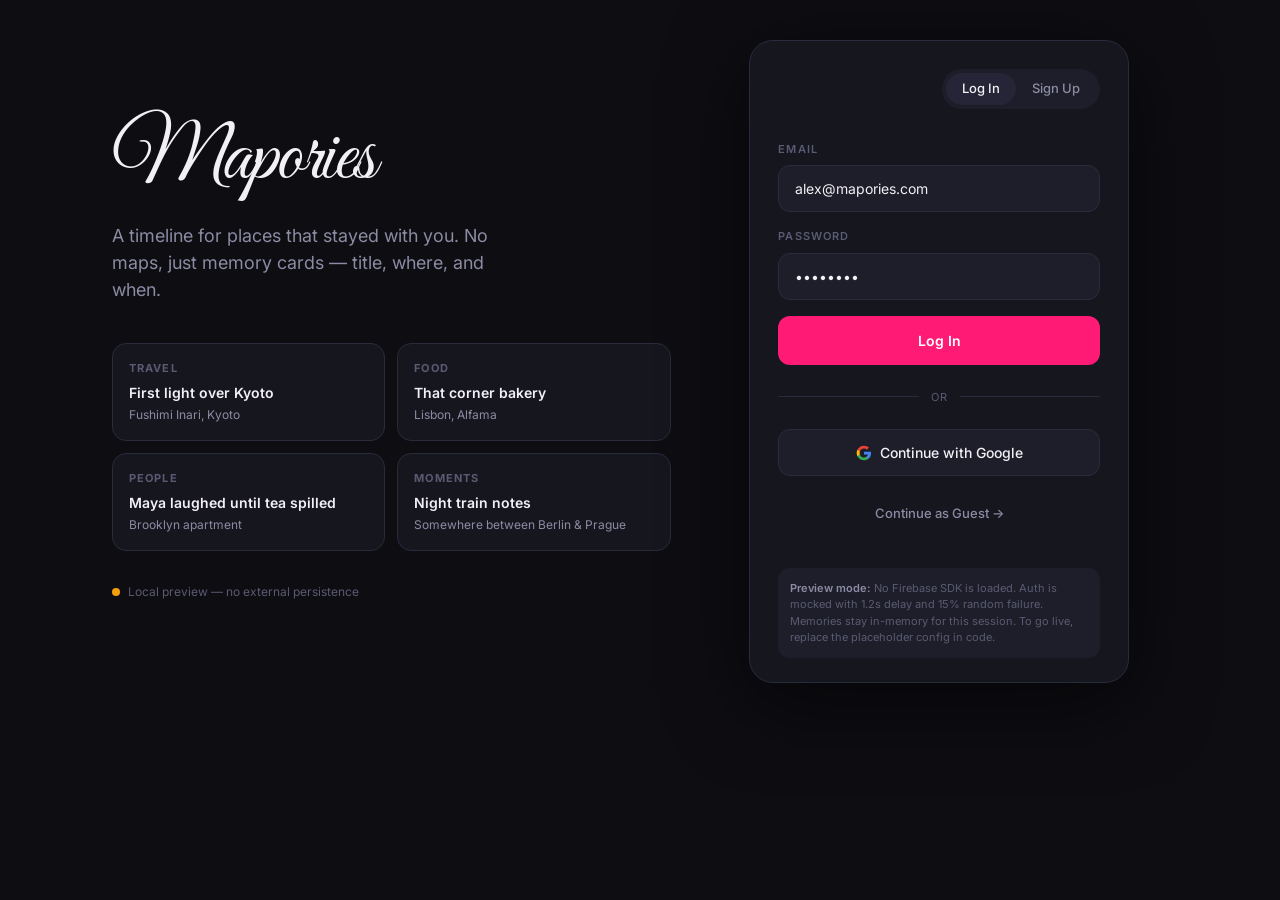
<file: index.html>
<!DOCTYPE html>
<html lang="en">
<head>
  <meta charset="UTF-8">
  <meta name="viewport" content="width=device-width, initial-scale=1">
  <title>React Artifact</title>
  <style>@import url("https://fonts.googleapis.com/css2?family=Great+Vibes&family=Inter:wght@400;500;600;700&display=swap");*,:after,:before{--tw-border-spacing-x:0;--tw-border-spacing-y:0;--tw-translate-x:0;--tw-translate-y:0;--tw-rotate:0;--tw-skew-x:0;--tw-skew-y:0;--tw-scale-x:1;--tw-scale-y:1;--tw-pan-x: ;--tw-pan-y: ;--tw-pinch-zoom: ;--tw-scroll-snap-strictness:proximity;--tw-gradient-from-position: ;--tw-gradient-via-position: ;--tw-gradient-to-position: ;--tw-ordinal: ;--tw-slashed-zero: ;--tw-numeric-figure: ;--tw-numeric-spacing: ;--tw-numeric-fraction: ;--tw-ring-inset: ;--tw-ring-offset-width:0px;--tw-ring-offset-color:#fff;--tw-ring-color:rgba(59,130,246,.5);--tw-ring-offset-shadow:0 0 #0000;--tw-ring-shadow:0 0 #0000;--tw-shadow:0 0 #0000;--tw-shadow-colored:0 0 #0000;--tw-blur: ;--tw-brightness: ;--tw-contrast: ;--tw-grayscale: ;--tw-hue-rotate: ;--tw-invert: ;--tw-saturate: ;--tw-sepia: ;--tw-drop-shadow: ;--tw-backdrop-blur: ;--tw-backdrop-brightness: ;--tw-backdrop-contrast: ;--tw-backdrop-grayscale: ;--tw-backdrop-hue-rotate: ;--tw-backdrop-invert: ;--tw-backdrop-opacity: ;--tw-backdrop-saturate: ;--tw-backdrop-sepia: ;--tw-contain-size: ;--tw-contain-layout: ;--tw-contain-paint: ;--tw-contain-style: }::backdrop{--tw-border-spacing-x:0;--tw-border-spacing-y:0;--tw-translate-x:0;--tw-translate-y:0;--tw-rotate:0;--tw-skew-x:0;--tw-skew-y:0;--tw-scale-x:1;--tw-scale-y:1;--tw-pan-x: ;--tw-pan-y: ;--tw-pinch-zoom: ;--tw-scroll-snap-strictness:proximity;--tw-gradient-from-position: ;--tw-gradient-via-position: ;--tw-gradient-to-position: ;--tw-ordinal: ;--tw-slashed-zero: ;--tw-numeric-figure: ;--tw-numeric-spacing: ;--tw-numeric-fraction: ;--tw-ring-inset: ;--tw-ring-offset-width:0px;--tw-ring-offset-color:#fff;--tw-ring-color:rgba(59,130,246,.5);--tw-ring-offset-shadow:0 0 #0000;--tw-ring-shadow:0 0 #0000;--tw-shadow:0 0 #0000;--tw-shadow-colored:0 0 #0000;--tw-blur: ;--tw-brightness: ;--tw-contrast: ;--tw-grayscale: ;--tw-hue-rotate: ;--tw-invert: ;--tw-saturate: ;--tw-sepia: ;--tw-drop-shadow: ;--tw-backdrop-blur: ;--tw-backdrop-brightness: ;--tw-backdrop-contrast: ;--tw-backdrop-grayscale: ;--tw-backdrop-hue-rotate: ;--tw-backdrop-invert: ;--tw-backdrop-opacity: ;--tw-backdrop-saturate: ;--tw-backdrop-sepia: ;--tw-contain-size: ;--tw-contain-layout: ;--tw-contain-paint: ;--tw-contain-style: }
/*! tailwindcss v3.4.18 | MIT License | https://tailwindcss.com*/*,:after,:before{box-sizing:border-box;border:0 solid #e5e7eb}:after,:before{--tw-content:""}:host,html{line-height:1.5;-webkit-text-size-adjust:100%;-moz-tab-size:4;-o-tab-size:4;tab-size:4;font-family:ui-sans-serif,system-ui,sans-serif,Apple Color Emoji,Segoe UI Emoji,Segoe UI Symbol,Noto Color Emoji;font-feature-settings:normal;font-variation-settings:normal;-webkit-tap-highlight-color:transparent}body{margin:0;line-height:inherit}hr{height:0;color:inherit;border-top-width:1px}abbr:where([title]){-webkit-text-decoration:underline dotted;text-decoration:underline dotted}h1,h2,h3,h4,h5,h6{font-size:inherit;font-weight:inherit}a{color:inherit;text-decoration:inherit}b,strong{font-weight:bolder}code,kbd,pre,samp{font-family:ui-monospace,SFMono-Regular,Menlo,Monaco,Consolas,Liberation Mono,Courier New,monospace;font-feature-settings:normal;font-variation-settings:normal;font-size:1em}small{font-size:80%}sub,sup{font-size:75%;line-height:0;position:relative;vertical-align:baseline}sub{bottom:-.25em}sup{top:-.5em}table{text-indent:0;border-color:inherit;border-collapse:collapse}button,input,optgroup,select,textarea{font-family:inherit;font-feature-settings:inherit;font-variation-settings:inherit;font-size:100%;font-weight:inherit;line-height:inherit;letter-spacing:inherit;color:inherit;margin:0;padding:0}button,select{text-transform:none}button,input:where([type=button]),input:where([type=reset]),input:where([type=submit]){-webkit-appearance:button;background-color:transparent;background-image:none}:-moz-focusring{outline:auto}:-moz-ui-invalid{box-shadow:none}progress{vertical-align:baseline}::-webkit-inner-spin-button,::-webkit-outer-spin-button{height:auto}[type=search]{-webkit-appearance:textfield;outline-offset:-2px}::-webkit-search-decoration{-webkit-appearance:none}::-webkit-file-upload-button{-webkit-appearance:button;font:inherit}summary{display:list-item}blockquote,dd,dl,figure,h1,h2,h3,h4,h5,h6,hr,p,pre{margin:0}fieldset{margin:0}fieldset,legend{padding:0}menu,ol,ul{list-style:none;margin:0;padding:0}dialog{padding:0}textarea{resize:vertical}input::-moz-placeholder,textarea::-moz-placeholder{opacity:1;color:#9ca3af}input::placeholder,textarea::placeholder{opacity:1;color:#9ca3af}[role=button],button{cursor:pointer}:disabled{cursor:default}audio,canvas,embed,iframe,img,object,svg,video{display:block;vertical-align:middle}img,video{max-width:100%;height:auto}[hidden]:where(:not([hidden=until-found])){display:none}.visible{visibility:visible}.fixed{position:fixed}.absolute{position:absolute}.relative{position:relative}.sticky{position:sticky}.inset-0{inset:0}.left-\[11px\]{left:11px}.top-0{top:0}.top-\[var\(--safe-area-inset-top\)\]{top:var(--safe-area-inset-top)}.z-20{z-index:20}.z-50{z-index:50}.mx-auto{margin-left:auto;margin-right:auto}.mb-2{margin-bottom:.5rem}.ml-auto{margin-left:auto}.mt-1{margin-top:.25rem}.mt-10{margin-top:2.5rem}.mt-12{margin-top:3rem}.mt-2{margin-top:.5rem}.mt-3{margin-top:.75rem}.mt-4{margin-top:1rem}.mt-6{margin-top:1.5rem}.mt-8{margin-top:2rem}.block{display:block}.flex{display:flex}.grid{display:grid}.hidden{display:none}.h-2{height:.5rem}.h-3{height:.75rem}.h-4{height:1rem}.h-6{height:1.5rem}.h-full{height:100%}.h-px{height:1px}.min-h-\[calc\(100vh-var\(--safe-area-inset-top\)\)\]{min-height:calc(100vh - var(--safe-area-inset-top))}.min-h-screen{min-height:100vh}.w-2{width:.5rem}.w-3{width:.75rem}.w-4{width:1rem}.w-6{width:1.5rem}.w-full{width:100%}.w-px{width:1px}.max-w-\[1120px\]{max-width:1120px}.max-w-\[36ch\]{max-width:36ch}.max-w-\[380px\]{max-width:380px}.max-w-\[480px\]{max-width:480px}.max-w-\[60ch\]{max-width:60ch}.flex-1{flex:1 1 0%}.shrink-0{flex-shrink:0}@keyframes pulse{50%{opacity:.5}}.animate-pulse{animation:pulse 2s cubic-bezier(.4,0,.6,1) infinite}@keyframes spin{to{transform:rotate(1turn)}}.animate-spin{animation:spin 1s linear infinite}.grid-cols-1{grid-template-columns:repeat(1,minmax(0,1fr))}.grid-cols-2{grid-template-columns:repeat(2,minmax(0,1fr))}.flex-col{flex-direction:column}.flex-wrap{flex-wrap:wrap}.items-start{align-items:flex-start}.items-end{align-items:flex-end}.items-center{align-items:center}.justify-center{justify-content:center}.justify-between{justify-content:space-between}.gap-1{gap:.25rem}.gap-1\.5{gap:.375rem}.gap-10{gap:2.5rem}.gap-2{gap:.5rem}.gap-3{gap:.75rem}.gap-4{gap:1rem}.space-y-4>:not([hidden])~:not([hidden]){--tw-space-y-reverse:0;margin-top:calc(1rem*(1 - var(--tw-space-y-reverse)));margin-bottom:calc(1rem*var(--tw-space-y-reverse))}.overflow-x-auto{overflow-x:auto}.rounded{border-radius:.25rem}.rounded-\[10px\]{border-radius:10px}.rounded-\[12px\]{border-radius:12px}.rounded-\[14px\]{border-radius:14px}.rounded-\[16px\]{border-radius:16px}.rounded-\[18px\]{border-radius:18px}.rounded-\[24px\]{border-radius:24px}.rounded-full{border-radius:9999px}.rounded-t-\[24px\]{border-top-left-radius:24px;border-top-right-radius:24px}.border{border-width:1px}.border-2{border-width:2px}.border-b{border-bottom-width:1px}.border-dashed{border-style:dashed}.border-\[rgba\(255\2c 26\2c 117\2c 0\.2\)\]{border-color:rgba(255,26,117,.2)}.border-\[rgba\(255\2c 80\2c 80\2c 0\.2\)\]{border-color:rgba(255,80,80,.2)}.border-\[var\(--border\)\]{border-color:var(--border)}.border-\[var\(--pink\)\]{border-color:var(--pink)}.border-white\/30{border-color:hsla(0,0%,100%,.3)}.border-t-\[var\(--pink\)\]{border-top-color:var(--pink)}.border-t-white{--tw-border-opacity:1;border-top-color:rgb(255 255 255/var(--tw-border-opacity,1))}.bg-\[\#0a0a10\]{--tw-bg-opacity:1;background-color:rgb(10 10 16/var(--tw-bg-opacity,1))}.bg-\[rgba\(255\2c 80\2c 80\2c 0\.1\)\]{background-color:rgba(255,80,80,.1)}.bg-\[var\(--amber\)\]{background-color:var(--amber)}.bg-\[var\(--bg\)\]{background-color:var(--bg)}.bg-\[var\(--border\)\]{background-color:var(--border)}.bg-\[var\(--pink-soft\)\]{background-color:var(--pink-soft)}.bg-\[var\(--surface\)\]{background-color:var(--surface)}.bg-\[var\(--surface-2\)\]{background-color:var(--surface-2)}.bg-\[var\(--surface-3\)\]{background-color:var(--surface-3)}.bg-\[var\(--text\)\]{background-color:var(--text)}.bg-\[var\(--text-faint\)\]{background-color:var(--text-faint)}.bg-black\/60{background-color:rgba(0,0,0,.6)}.bg-transparent{background-color:transparent}.bg-gradient-to-b{background-image:linear-gradient(to bottom,var(--tw-gradient-stops))}.from-\[var\(--border\)\]{--tw-gradient-from:var(--border) var(--tw-gradient-from-position);--tw-gradient-to:hsla(0,0%,100%,0) var(--tw-gradient-to-position);--tw-gradient-stops:var(--tw-gradient-from),var(--tw-gradient-to)}.via-\[var\(--border\)\]{--tw-gradient-to:hsla(0,0%,100%,0) var(--tw-gradient-to-position);--tw-gradient-stops:var(--tw-gradient-from),var(--border) var(--tw-gradient-via-position),var(--tw-gradient-to)}.to-transparent{--tw-gradient-to:transparent var(--tw-gradient-to-position)}.p-0{padding:0}.p-1{padding:.25rem}.p-12{padding:3rem}.p-2{padding:.5rem}.p-3{padding:.75rem}.p-4{padding:1rem}.p-5{padding:1.25rem}.p-6{padding:1.5rem}.px-2{padding-left:.5rem;padding-right:.5rem}.px-2\.5{padding-left:.625rem;padding-right:.625rem}.px-3{padding-left:.75rem;padding-right:.75rem}.px-4{padding-left:1rem;padding-right:1rem}.px-5{padding-left:1.25rem;padding-right:1.25rem}.px-6{padding-left:1.5rem;padding-right:1.5rem}.px-7{padding-left:1.75rem;padding-right:1.75rem}.py-1{padding-top:.25rem;padding-bottom:.25rem}.py-1\.5{padding-top:.375rem;padding-bottom:.375rem}.py-10{padding-top:2.5rem;padding-bottom:2.5rem}.py-2{padding-top:.5rem;padding-bottom:.5rem}.py-3{padding-top:.75rem;padding-bottom:.75rem}.py-3\.5{padding-top:.875rem;padding-bottom:.875rem}.py-4{padding-top:1rem;padding-bottom:1rem}.py-8{padding-top:2rem;padding-bottom:2rem}.pb-6{padding-bottom:1.5rem}.pt-2{padding-top:.5rem}.pt-6{padding-top:1.5rem}.pt-7{padding-top:1.75rem}.text-center{text-align:center}.font-mono{font-family:ui-monospace,SFMono-Regular,Menlo,Monaco,Consolas,Liberation Mono,Courier New,monospace}.text-\[10px\]{font-size:10px}.text-\[11px\]{font-size:11px}.text-\[12px\]{font-size:12px}.text-\[13px\]{font-size:13px}.text-\[14px\]{font-size:14px}.text-\[16px\]{font-size:16px}.text-\[18px\]{font-size:18px}.text-\[26px\]{font-size:26px}.text-\[28px\]{font-size:28px}.text-\[32px\]{font-size:32px}.text-\[84px\]{font-size:84px}.font-bold{font-weight:700}.font-medium{font-weight:500}.font-semibold{font-weight:600}.uppercase{text-transform:uppercase}.leading-\[0\.9\]{line-height:.9}.leading-\[1\.5\]{line-height:1.5}.leading-\[1\.6\]{line-height:1.6}.leading-none{line-height:1}.leading-tight{line-height:1.25}.tracking-tight{letter-spacing:-.025em}.tracking-widest{letter-spacing:.1em}.text-\[\#d7d7e3\]{--tw-text-opacity:1;color:rgb(215 215 227/var(--tw-text-opacity,1))}.text-\[\#ff8a8a\]{--tw-text-opacity:1;color:rgb(255 138 138/var(--tw-text-opacity,1))}.text-\[var\(--bg\)\]{color:var(--bg)}.text-\[var\(--pink\)\]{color:var(--pink)}.text-\[var\(--text\)\]{color:var(--text)}.text-\[var\(--text-faint\)\]{color:var(--text-faint)}.text-\[var\(--text-muted\)\]{color:var(--text-muted)}.text-white{--tw-text-opacity:1;color:rgb(255 255 255/var(--tw-text-opacity,1))}.antialiased{-webkit-font-smoothing:antialiased;-moz-osx-font-smoothing:grayscale}.shadow-\[0_0_8px_rgba\(245\2c 158\2c 11\2c 0\.6\)\]{--tw-shadow:0 0 8px rgba(245,158,11,.6);--tw-shadow-colored:0 0 8px var(--tw-shadow-color);box-shadow:var(--tw-ring-offset-shadow,0 0 #0000),var(--tw-ring-shadow,0 0 #0000),var(--tw-shadow)}.shadow-\[0_20px_80px_rgba\(0\2c 0\2c 0\2c 0\.5\)\]{--tw-shadow:0 20px 80px rgba(0,0,0,.5);--tw-shadow-colored:0 20px 80px var(--tw-shadow-color);box-shadow:var(--tw-ring-offset-shadow,0 0 #0000),var(--tw-ring-shadow,0 0 #0000),var(--tw-shadow)}.shadow-\[0_20px_80px_rgba\(0\2c 0\2c 0\2c 0\.6\)\]{--tw-shadow:0 20px 80px rgba(0,0,0,.6);--tw-shadow-colored:0 20px 80px var(--tw-shadow-color)}.shadow-\[0_20px_80px_rgba\(0\2c 0\2c 0\2c 0\.6\)\],.shadow-sm{box-shadow:var(--tw-ring-offset-shadow,0 0 #0000),var(--tw-ring-shadow,0 0 #0000),var(--tw-shadow)}.shadow-sm{--tw-shadow:0 1px 2px 0 rgba(0,0,0,.05);--tw-shadow-colored:0 1px 2px 0 var(--tw-shadow-color)}.outline-none{outline:2px solid transparent;outline-offset:2px}.filter{filter:var(--tw-blur) var(--tw-brightness) var(--tw-contrast) var(--tw-grayscale) var(--tw-hue-rotate) var(--tw-invert) var(--tw-saturate) var(--tw-sepia) var(--tw-drop-shadow)}.backdrop-blur-sm{--tw-backdrop-blur:blur(4px)}.backdrop-blur-sm,.backdrop-blur-xl{backdrop-filter:var(--tw-backdrop-blur) var(--tw-backdrop-brightness) var(--tw-backdrop-contrast) var(--tw-backdrop-grayscale) var(--tw-backdrop-hue-rotate) var(--tw-backdrop-invert) var(--tw-backdrop-opacity) var(--tw-backdrop-saturate) var(--tw-backdrop-sepia)}.backdrop-blur-xl{--tw-backdrop-blur:blur(24px)}.transition-all{transition-property:all;transition-timing-function:cubic-bezier(.4,0,.2,1);transition-duration:.15s}.transition-colors{transition-property:color,background-color,border-color,text-decoration-color,fill,stroke;transition-timing-function:cubic-bezier(.4,0,.2,1);transition-duration:.15s}.transition-opacity{transition-property:opacity;transition-timing-function:cubic-bezier(.4,0,.2,1);transition-duration:.15s}:root{--bg:#0d0d12;--surface:#16161f;--surface-2:#1e1e2a;--surface-3:#252537;--border:#2a2a3d;--text:#f2f0f5;--text-muted:#8b8ba3;--text-faint:#5a5a72;--pink:#ff1a75;--pink-hover:#e61669;--pink-soft:rgba(255,26,117,.12);--green:#22c55e;--amber:#f59e0b}@media (prefers-color-scheme:dark){:root{--bg:#0d0d12;--surface:#16161f;--surface-2:#1e1e2a}}*{font-family:Inter,system-ui,-apple-system,sans-serif}.font-display{font-family:Great Vibes,cursive}.hover\:border-\[\#3a3a4f\]:hover{--tw-border-opacity:1;border-color:rgb(58 58 79/var(--tw-border-opacity,1))}.hover\:bg-\[var\(--surface-2\)\]:hover{background-color:var(--surface-2)}.hover\:bg-\[var\(--surface-3\)\]:hover{background-color:var(--surface-3)}.hover\:text-\[var\(--text\)\]:hover{color:var(--text)}.hover\:opacity-90:hover{opacity:.9}.hover\:brightness-110:hover{--tw-brightness:brightness(1.1);filter:var(--tw-blur) var(--tw-brightness) var(--tw-contrast) var(--tw-grayscale) var(--tw-hue-rotate) var(--tw-invert) var(--tw-saturate) var(--tw-sepia) var(--tw-drop-shadow)}.focus\:border-\[var\(--pink\)\]:focus{border-color:var(--pink)}.focus\:ring-2:focus{--tw-ring-offset-shadow:var(--tw-ring-inset) 0 0 0 var(--tw-ring-offset-width) var(--tw-ring-offset-color);--tw-ring-shadow:var(--tw-ring-inset) 0 0 0 calc(2px + var(--tw-ring-offset-width)) var(--tw-ring-color);box-shadow:var(--tw-ring-offset-shadow),var(--tw-ring-shadow),var(--tw-shadow,0 0 #0000)}.focus\:ring-\[var\(--pink-soft\)\]:focus{--tw-ring-color:var(--pink-soft)}.disabled\:opacity-60:disabled{opacity:.6}.group:hover .group-hover\:bg-\[var\(--pink\)\]{background-color:var(--pink)}@media (min-width:768px){.md\:block{display:block}.md\:flex{display:flex}.md\:hidden{display:none}.md\:grid-cols-\[1\.1fr_0\.9fr\]{grid-template-columns:1.1fr .9fr}.md\:flex-row{flex-direction:row}.md\:items-center{align-items:center}.md\:justify-between{justify-content:space-between}.md\:rounded-\[24px\]{border-radius:24px}.md\:p-6{padding:1.5rem}.md\:px-8{padding-left:2rem;padding-right:2rem}}</style>
</head>
<body>
  <div id="root"></div>
  
  <script type="module">var Zc=Object.create;var{getPrototypeOf:Jc,defineProperty:Ol,getOwnPropertyNames:jc}=Object;var qc=Object.prototype.hasOwnProperty;var gn=(e,n,t)=>{t=e!=null?Zc(Jc(e)):{};let r=n||!e||!e.__esModule?Ol(t,"default",{value:e,enumerable:!0}):t;for(let l of jc(e))if(!qc.call(r,l))Ol(r,l,{get:()=>e[l],enumerable:!0});return r};var cr=(e,n)=>()=>(n||e((n={exports:{}}).exports,n),n.exports);var bc=(e,n)=>{for(var t in n)Ol(e,t,{get:n[t],enumerable:!0,configurable:!0,set:(r)=>n[t]=()=>r})};var ef=(e,n)=>()=>(e&&(n=e(e=0)),n);var mt=cr((yf)=>{var pt=Symbol.for("react.element"),nf=Symbol.for("react.portal"),tf=Symbol.for("react.fragment"),rf=Symbol.for("react.strict_mode"),lf=Symbol.for("react.profiler"),of=Symbol.for("react.provider"),uf=Symbol.for("react.context"),sf=Symbol.for("react.forward_ref"),af=Symbol.for("react.suspense"),cf=Symbol.for("react.memo"),ff=Symbol.for("react.lazy"),li=Symbol.iterator;function df(e){if(e===null||typeof e!=="object")return null;return e=li&&e[li]||e["@@iterator"],typeof e==="function"?e:null}var ii={isMounted:function(){return!1},enqueueForceUpdate:function(){},enqueueReplaceState:function(){},enqueueSetState:function(){}},si=Object.assign,ai={};function Fn(e,n,t){this.props=e,this.context=n,this.refs=ai,this.updater=t||ii}Fn.prototype.isReactComponent={};Fn.prototype.setState=function(e,n){if(typeof e!=="object"&&typeof e!=="function"&&e!=null)throw Error("setState(...): takes an object of state variables to update or a function which returns an object of state variables.");this.updater.enqueueSetState(this,e,n,"setState")};Fn.prototype.forceUpdate=function(e){this.updater.enqueueForceUpdate(this,e,"forceUpdate")};function ci(){}ci.prototype=Fn.prototype;function Ml(e,n,t){this.props=e,this.context=n,this.refs=ai,this.updater=t||ii}var Ul=Ml.prototype=new ci;Ul.constructor=Ml;si(Ul,Fn.prototype);Ul.isPureReactComponent=!0;var oi=Array.isArray,fi=Object.prototype.hasOwnProperty,Vl={current:null},di={key:!0,ref:!0,__self:!0,__source:!0};function pi(e,n,t){var r,l={},o=null,u=null;if(n!=null)for(r in n.ref!==void 0&&(u=n.ref),n.key!==void 0&&(o=""+n.key),n)fi.call(n,r)&&!di.hasOwnProperty(r)&&(l[r]=n[r]);var i=arguments.length-2;if(i===1)l.children=t;else if(1<i){for(var s=Array(i),f=0;f<i;f++)s[f]=arguments[f+2];l.children=s}if(e&&e.defaultProps)for(r in i=e.defaultProps,i)l[r]===void 0&&(l[r]=i[r]);return{$$typeof:pt,type:e,key:o,ref:u,props:l,_owner:Vl.current}}function pf(e,n){return{$$typeof:pt,type:e.type,key:n,ref:e.ref,props:e.props,_owner:e._owner}}function Bl(e){return typeof e==="object"&&e!==null&&e.$$typeof===pt}function mf(e){var n={"=":"=0",":":"=2"};return"$"+e.replace(/[=:]/g,function(t){return n[t]})}var ui=/\/+/g;function Fl(e,n){return typeof e==="object"&&e!==null&&e.key!=null?mf(""+e.key):n.toString(36)}function dr(e,n,t,r,l){var o=typeof e;if(o==="undefined"||o==="boolean")e=null;var u=!1;if(e===null)u=!0;else switch(o){case"string":case"number":u=!0;break;case"object":switch(e.$$typeof){case pt:case nf:u=!0}}if(u)return u=e,l=l(u),e=r===""?"."+Fl(u,0):r,oi(l)?(t="",e!=null&&(t=e.replace(ui,"$&/")+"/"),dr(l,n,t,"",function(f){return f})):l!=null&&(Bl(l)&&(l=pf(l,t+(!l.key||u&&u.key===l.key?"":(""+l.key).replace(ui,"$&/")+"/")+e)),n.push(l)),1;if(u=0,r=r===""?".":r+":",oi(e))for(var i=0;i<e.length;i++){o=e[i];var s=r+Fl(o,i);u+=dr(o,n,t,s,l)}else if(s=df(e),typeof s==="function")for(e=s.call(e),i=0;!(o=e.next()).done;)o=o.value,s=r+Fl(o,i++),u+=dr(o,n,t,s,l);else if(o==="object")throw n=String(e),Error("Objects are not valid as a React child (found: "+(n==="[object Object]"?"object with keys {"+Object.keys(e).join(", ")+"}":n)+"). If you meant to render a collection of children, use an array instead.");return u}function fr(e,n,t){if(e==null)return e;var r=[],l=0;return dr(e,r,"","",function(o){return n.call(t,o,l++)}),r}function vf(e){if(e._status===-1){var n=e._result;n=n(),n.then(function(t){if(e._status===0||e._status===-1)e._status=1,e._result=t},function(t){if(e._status===0||e._status===-1)e._status=2,e._result=t}),e._status===-1&&(e._status=0,e._result=n)}if(e._status===1)return e._result.default;throw e._result}var le={current:null},pr={transition:null},hf={ReactCurrentDispatcher:le,ReactCurrentBatchConfig:pr,ReactCurrentOwner:Vl};function mi(){throw Error("act(...) is not supported in production builds of React.")}yf.Children={map:fr,forEach:function(e,n,t){fr(e,function(){n.apply(this,arguments)},t)},count:function(e){var n=0;return fr(e,function(){n++}),n},toArray:function(e){return fr(e,function(n){return n})||[]},only:function(e){if(!Bl(e))throw Error("React.Children.only expected to receive a single React element child.");return e}};yf.Component=Fn;yf.Fragment=tf;yf.Profiler=lf;yf.PureComponent=Ml;yf.StrictMode=rf;yf.Suspense=af;yf.__SECRET_INTERNALS_DO_NOT_USE_OR_YOU_WILL_BE_FIRED=hf;yf.act=mi;yf.cloneElement=function(e,n,t){if(e===null||e===void 0)throw Error("React.cloneElement(...): The argument must be a React element, but you passed "+e+".");var r=si({},e.props),l=e.key,o=e.ref,u=e._owner;if(n!=null){if(n.ref!==void 0&&(o=n.ref,u=Vl.current),n.key!==void 0&&(l=""+n.key),e.type&&e.type.defaultProps)var i=e.type.defaultProps;for(s in n)fi.call(n,s)&&!di.hasOwnProperty(s)&&(r[s]=n[s]===void 0&&i!==void 0?i[s]:n[s])}var s=arguments.length-2;if(s===1)r.children=t;else if(1<s){i=Array(s);for(var f=0;f<s;f++)i[f]=arguments[f+2];r.children=i}return{$$typeof:pt,type:e.type,key:l,ref:o,props:r,_owner:u}};yf.createContext=function(e){return e={$$typeof:uf,_currentValue:e,_currentValue2:e,_threadCount:0,Provider:null,Consumer:null,_defaultValue:null,_globalName:null},e.Provider={$$typeof:of,_context:e},e.Consumer=e};yf.createElement=pi;yf.createFactory=function(e){var n=pi.bind(null,e);return n.type=e,n};yf.createRef=function(){return{current:null}};yf.forwardRef=function(e){return{$$typeof:sf,render:e}};yf.isValidElement=Bl;yf.lazy=function(e){return{$$typeof:ff,_payload:{_status:-1,_result:e},_init:vf}};yf.memo=function(e,n){return{$$typeof:cf,type:e,compare:n===void 0?null:n}};yf.startTransition=function(e){var n=pr.transition;pr.transition={};try{e()}finally{pr.transition=n}};yf.unstable_act=mi;yf.useCallback=function(e,n){return le.current.useCallback(e,n)};yf.useContext=function(e){return le.current.useContext(e)};yf.useDebugValue=function(){};yf.useDeferredValue=function(e){return le.current.useDeferredValue(e)};yf.useEffect=function(e,n){return le.current.useEffect(e,n)};yf.useId=function(){return le.current.useId()};yf.useImperativeHandle=function(e,n,t){return le.current.useImperativeHandle(e,n,t)};yf.useInsertionEffect=function(e,n){return le.current.useInsertionEffect(e,n)};yf.useLayoutEffect=function(e,n){return le.current.useLayoutEffect(e,n)};yf.useMemo=function(e,n){return le.current.useMemo(e,n)};yf.useReducer=function(e,n,t){return le.current.useReducer(e,n,t)};yf.useRef=function(e){return le.current.useRef(e)};yf.useState=function(e){return le.current.useState(e)};yf.useSyncExternalStore=function(e,n,t){return le.current.useSyncExternalStore(e,n,t)};yf.useTransition=function(){return le.current.useTransition()};yf.version="18.3.1"});var Si=cr((nd)=>{function $l(e,n){var t=e.length;e.push(n);e:for(;0<t;){var r=t-1>>>1,l=e[r];if(0<mr(l,n))e[r]=n,e[t]=l,t=r;else break e}}function Pe(e){return e.length===0?null:e[0]}function gr(e){if(e.length===0)return null;var n=e[0],t=e.pop();if(t!==n){e[0]=t;e:for(var r=0,l=e.length,o=l>>>1;r<o;){var u=2*(r+1)-1,i=e[u],s=u+1,f=e[s];if(0>mr(i,t))s<l&&0>mr(f,i)?(e[r]=f,e[s]=t,r=s):(e[r]=i,e[u]=t,r=u);else if(s<l&&0>mr(f,t))e[r]=f,e[s]=t,r=s;else break e}}return n}function mr(e,n){var t=e.sortIndex-n.sortIndex;return t!==0?t:e.id-n.id}if(typeof performance==="object"&&typeof performance.now==="function")Hl=performance,nd.unstable_now=function(){return Hl.now()};else vr=Date,Ql=vr.now(),nd.unstable_now=function(){return vr.now()-Ql};var Hl,vr,Ql,Oe=[],Je=[],ed=1,ge=null,b=3,wr=!1,wn=!1,ht=!1,hi=typeof setTimeout==="function"?setTimeout:null,yi=typeof clearTimeout==="function"?clearTimeout:null,vi=typeof setImmediate<"u"?setImmediate:null;typeof navigator<"u"&&navigator.scheduling!==void 0&&navigator.scheduling.isInputPending!==void 0&&navigator.scheduling.isInputPending.bind(navigator.scheduling);function Al(e){for(var n=Pe(Je);n!==null;){if(n.callback===null)gr(Je);else if(n.startTime<=e)gr(Je),n.sortIndex=n.expirationTime,$l(Oe,n);else break;n=Pe(Je)}}function Yl(e){if(ht=!1,Al(e),!wn)if(Pe(Oe)!==null)wn=!0,Gl(Xl);else{var n=Pe(Je);n!==null&&Zl(Yl,n.startTime-e)}}function Xl(e,n){wn=!1,ht&&(ht=!1,yi(yt),yt=-1),wr=!0;var t=b;try{Al(n);for(ge=Pe(Oe);ge!==null&&(!(ge.expirationTime>n)||e&&!ki());){var r=ge.callback;if(typeof r==="function"){ge.callback=null,b=ge.priorityLevel;var l=r(ge.expirationTime<=n);n=nd.unstable_now(),typeof l==="function"?ge.callback=l:ge===Pe(Oe)&&gr(Oe),Al(n)}else gr(Oe);ge=Pe(Oe)}if(ge!==null)var o=!0;else{var u=Pe(Je);u!==null&&Zl(Yl,u.startTime-n),o=!1}return o}finally{ge=null,b=t,wr=!1}}var kr=!1,hr=null,yt=-1,gi=5,wi=-1;function ki(){return nd.unstable_now()-wi<gi?!1:!0}function Wl(){if(hr!==null){var e=nd.unstable_now();wi=e;var n=!0;try{n=hr(!0,e)}finally{n?vt():(kr=!1,hr=null)}}else kr=!1}var vt;if(typeof vi==="function")vt=function(){vi(Wl)};else if(typeof MessageChannel<"u")yr=new MessageChannel,Kl=yr.port2,yr.port1.onmessage=Wl,vt=function(){Kl.postMessage(null)};else vt=function(){hi(Wl,0)};var yr,Kl;function Gl(e){hr=e,kr||(kr=!0,vt())}function Zl(e,n){yt=hi(function(){e(nd.unstable_now())},n)}nd.unstable_IdlePriority=5;nd.unstable_ImmediatePriority=1;nd.unstable_LowPriority=4;nd.unstable_NormalPriority=3;nd.unstable_Profiling=null;nd.unstable_UserBlockingPriority=2;nd.unstable_cancelCallback=function(e){e.callback=null};nd.unstable_continueExecution=function(){wn||wr||(wn=!0,Gl(Xl))};nd.unstable_forceFrameRate=function(e){0>e||125<e?console.error("forceFrameRate takes a positive int between 0 and 125, forcing frame rates higher than 125 fps is not supported"):gi=0<e?Math.floor(1000/e):5};nd.unstable_getCurrentPriorityLevel=function(){return b};nd.unstable_getFirstCallbackNode=function(){return Pe(Oe)};nd.unstable_next=function(e){switch(b){case 1:case 2:case 3:var n=3;break;default:n=b}var t=b;b=n;try{return e()}finally{b=t}};nd.unstable_pauseExecution=function(){};nd.unstable_requestPaint=function(){};nd.unstable_runWithPriority=function(e,n){switch(e){case 1:case 2:case 3:case 4:case 5:break;default:e=3}var t=b;b=e;try{return n()}finally{b=t}};nd.unstable_scheduleCallback=function(e,n,t){var r=nd.unstable_now();switch(typeof t==="object"&&t!==null?(t=t.delay,t=typeof t==="number"&&0<t?r+t:r):t=r,e){case 1:var l=-1;break;case 2:l=250;break;case 5:l=1073741823;break;case 4:l=1e4;break;default:l=5000}return l=t+l,e={id:ed++,callback:n,priorityLevel:e,startTime:t,expirationTime:l,sortIndex:-1},t>r?(e.sortIndex=t,$l(Je,e),Pe(Oe)===null&&e===Pe(Je)&&(ht?(yi(yt),yt=-1):ht=!0,Zl(Yl,t-r))):(e.sortIndex=l,$l(Oe,e),wn||wr||(wn=!0,Gl(Xl))),e};nd.unstable_shouldYield=ki;nd.unstable_wrapCallback=function(e){var n=b;return function(){var t=b;b=n;try{return e.apply(this,arguments)}finally{b=t}}}});var ti={};bc(ti,{version:()=>Fc,unstable_renderSubtreeIntoContainer:()=>Oc,unstable_batchedUpdates:()=>Dc,unmountComponentAtNode:()=>Ic,render:()=>Rc,hydrateRoot:()=>Lc,hydrate:()=>Tc,flushSync:()=>xc,findDOMNode:()=>zc,createRoot:()=>Pc,createPortal:()=>Nc,__SECRET_INTERNALS_DO_NOT_USE_OR_YOU_WILL_BE_FIRED:()=>_c});function y(e){for(var n="https://reactjs.org/docs/error-decoder.html?invariant="+e,t=1;t<arguments.length;t++)n+="&args[]="+encodeURIComponent(arguments[t]);return"Minified React error #"+e+"; visit "+n+" for the full message or use the non-minified dev environment for full errors and additional helpful warnings."}function Dn(e,n){rt(e,n),rt(e+"Capture",n)}function rt(e,n){Ht[e]=n;for(e=0;e<n.length;e++)zs.add(n[e])}function Sd(e){if(go.call(Ci,e))return!0;if(go.call(Ei,e))return!1;if(kd.test(e))return Ci[e]=!0;return Ei[e]=!0,!1}function Ed(e,n,t,r){if(t!==null&&t.type===0)return!1;switch(typeof n){case"function":case"symbol":return!0;case"boolean":if(r)return!1;if(t!==null)return!t.acceptsBooleans;return e=e.toLowerCase().slice(0,5),e!=="data-"&&e!=="aria-";default:return!1}}function Cd(e,n,t,r){if(n===null||typeof n>"u"||Ed(e,n,t,r))return!0;if(r)return!1;if(t!==null)switch(t.type){case 3:return!n;case 4:return n===!1;case 5:return isNaN(n);case 6:return isNaN(n)||1>n}return!1}function ie(e,n,t,r,l,o,u){this.acceptsBooleans=n===2||n===3||n===4,this.attributeName=r,this.attributeNamespace=l,this.mustUseProperty=t,this.propertyName=e,this.type=n,this.sanitizeURL=o,this.removeEmptyString=u}function pu(e){return e[1].toUpperCase()}function mu(e,n,t,r){var l=j.hasOwnProperty(n)?j[n]:null;if(l!==null?l.type!==0:r||!(2<n.length)||n[0]!=="o"&&n[0]!=="O"||n[1]!=="n"&&n[1]!=="N")Cd(n,t,l,r)&&(t=null),r||l===null?Sd(n)&&(t===null?e.removeAttribute(n):e.setAttribute(n,""+t)):l.mustUseProperty?e[l.propertyName]=t===null?l.type===3?!1:"":t:(n=l.attributeName,r=l.attributeNamespace,t===null?e.removeAttribute(n):(l=l.type,t=l===3||l===4&&t===!0?"":""+t,r?e.setAttributeNS(r,n,t):e.setAttribute(n,t)))}function gt(e){if(e===null||typeof e!=="object")return null;return e=_i&&e[_i]||e["@@iterator"],typeof e==="function"?e:null}function Nt(e){if(Jl===void 0)try{throw Error()}catch(t){var n=t.stack.trim().match(/\n( *(at )?)/);Jl=n&&n[1]||""}return`
`+Jl+e}function ql(e,n){if(!e||jl)return"";jl=!0;var t=Error.prepareStackTrace;Error.prepareStackTrace=void 0;try{if(n)if(n=function(){throw Error()},Object.defineProperty(n.prototype,"props",{set:function(){throw Error()}}),typeof Reflect==="object"&&Reflect.construct){try{Reflect.construct(n,[])}catch(f){var r=f}Reflect.construct(e,[],n)}else{try{n.call()}catch(f){r=f}e.call(n.prototype)}else{try{throw Error()}catch(f){r=f}e()}}catch(f){if(f&&r&&typeof f.stack==="string"){for(var l=f.stack.split(`
`),o=r.stack.split(`
`),u=l.length-1,i=o.length-1;1<=u&&0<=i&&l[u]!==o[i];)i--;for(;1<=u&&0<=i;u--,i--)if(l[u]!==o[i]){if(u!==1||i!==1)do if(u--,i--,0>i||l[u]!==o[i]){var s=`
`+l[u].replace(" at new "," at ");return e.displayName&&s.includes("<anonymous>")&&(s=s.replace("<anonymous>",e.displayName)),s}while(1<=u&&0<=i);break}}}finally{jl=!1,Error.prepareStackTrace=t}return(e=e?e.displayName||e.name:"")?Nt(e):""}function _d(e){switch(e.tag){case 5:return Nt(e.type);case 16:return Nt("Lazy");case 13:return Nt("Suspense");case 19:return Nt("SuspenseList");case 0:case 2:case 15:return e=ql(e.type,!1),e;case 11:return e=ql(e.type.render,!1),e;case 1:return e=ql(e.type,!0),e;default:return""}}function Eo(e){if(e==null)return null;if(typeof e==="function")return e.displayName||e.name||null;if(typeof e==="string")return e;switch(e){case Wn:return"Fragment";case Bn:return"Portal";case wo:return"Profiler";case vu:return"StrictMode";case ko:return"Suspense";case So:return"SuspenseList"}if(typeof e==="object")switch(e.$$typeof){case Ts:return(e.displayName||"Context")+".Consumer";case xs:return(e._context.displayName||"Context")+".Provider";case hu:var n=e.render;return e=e.displayName,e||(e=n.displayName||n.name||"",e=e!==""?"ForwardRef("+e+")":"ForwardRef"),e;case yu:return n=e.displayName||null,n!==null?n:Eo(e.type)||"Memo";case qe:n=e._payload,e=e._init;try{return Eo(e(n))}catch(t){}}return null}function Nd(e){var n=e.type;switch(e.tag){case 24:return"Cache";case 9:return(n.displayName||"Context")+".Consumer";case 10:return(n._context.displayName||"Context")+".Provider";case 18:return"DehydratedFragment";case 11:return e=n.render,e=e.displayName||e.name||"",n.displayName||(e!==""?"ForwardRef("+e+")":"ForwardRef");case 7:return"Fragment";case 5:return n;case 4:return"Portal";case 3:return"Root";case 6:return"Text";case 16:return Eo(n);case 8:return n===vu?"StrictMode":"Mode";case 22:return"Offscreen";case 12:return"Profiler";case 21:return"Scope";case 13:return"Suspense";case 19:return"SuspenseList";case 25:return"TracingMarker";case 1:case 0:case 17:case 2:case 14:case 15:if(typeof n==="function")return n.displayName||n.name||null;if(typeof n==="string")return n}return null}function pn(e){switch(typeof e){case"boolean":case"number":case"string":case"undefined":return e;case"object":return e;default:return""}}function Rs(e){var n=e.type;return(e=e.nodeName)&&e.toLowerCase()==="input"&&(n==="checkbox"||n==="radio")}function Pd(e){var n=Rs(e)?"checked":"value",t=Object.getOwnPropertyDescriptor(e.constructor.prototype,n),r=""+e[n];if(!e.hasOwnProperty(n)&&typeof t<"u"&&typeof t.get==="function"&&typeof t.set==="function"){var{get:l,set:o}=t;return Object.defineProperty(e,n,{configurable:!0,get:function(){return l.call(this)},set:function(u){r=""+u,o.call(this,u)}}),Object.defineProperty(e,n,{enumerable:t.enumerable}),{getValue:function(){return r},setValue:function(u){r=""+u},stopTracking:function(){e._valueTracker=null,delete e[n]}}}}function Er(e){e._valueTracker||(e._valueTracker=Pd(e))}function Is(e){if(!e)return!1;var n=e._valueTracker;if(!n)return!0;var t=n.getValue(),r="";return e&&(r=Rs(e)?e.checked?"true":"false":e.value),e=r,e!==t?(n.setValue(e),!0):!1}function Xr(e){if(e=e||(typeof document<"u"?document:void 0),typeof e>"u")return null;try{return e.activeElement||e.body}catch(n){return e.body}}function Co(e,n){var t=n.checked;return W({},n,{defaultChecked:void 0,defaultValue:void 0,value:void 0,checked:t!=null?t:e._wrapperState.initialChecked})}function Ni(e,n){var t=n.defaultValue==null?"":n.defaultValue,r=n.checked!=null?n.checked:n.defaultChecked;t=pn(n.value!=null?n.value:t),e._wrapperState={initialChecked:r,initialValue:t,controlled:n.type==="checkbox"||n.type==="radio"?n.checked!=null:n.value!=null}}function Ds(e,n){n=n.checked,n!=null&&mu(e,"checked",n,!1)}function _o(e,n){Ds(e,n);var t=pn(n.value),r=n.type;if(t!=null)if(r==="number"){if(t===0&&e.value===""||e.value!=t)e.value=""+t}else e.value!==""+t&&(e.value=""+t);else if(r==="submit"||r==="reset"){e.removeAttribute("value");return}n.hasOwnProperty("value")?No(e,n.type,t):n.hasOwnProperty("defaultValue")&&No(e,n.type,pn(n.defaultValue)),n.checked==null&&n.defaultChecked!=null&&(e.defaultChecked=!!n.defaultChecked)}function Pi(e,n,t){if(n.hasOwnProperty("value")||n.hasOwnProperty("defaultValue")){var r=n.type;if(!(r!=="submit"&&r!=="reset"||n.value!==void 0&&n.value!==null))return;n=""+e._wrapperState.initialValue,t||n===e.value||(e.value=n),e.defaultValue=n}t=e.name,t!==""&&(e.name=""),e.defaultChecked=!!e._wrapperState.initialChecked,t!==""&&(e.name=t)}function No(e,n,t){if(n!=="number"||Xr(e.ownerDocument)!==e)t==null?e.defaultValue=""+e._wrapperState.initialValue:e.defaultValue!==""+t&&(e.defaultValue=""+t)}function jn(e,n,t,r){if(e=e.options,n){n={};for(var l=0;l<t.length;l++)n["$"+t[l]]=!0;for(t=0;t<e.length;t++)l=n.hasOwnProperty("$"+e[t].value),e[t].selected!==l&&(e[t].selected=l),l&&r&&(e[t].defaultSelected=!0)}else{t=""+pn(t),n=null;for(l=0;l<e.length;l++){if(e[l].value===t){e[l].selected=!0,r&&(e[l].defaultSelected=!0);return}n!==null||e[l].disabled||(n=e[l])}n!==null&&(n.selected=!0)}}function Po(e,n){if(n.dangerouslySetInnerHTML!=null)throw Error(y(91));return W({},n,{value:void 0,defaultValue:void 0,children:""+e._wrapperState.initialValue})}function zi(e,n){var t=n.value;if(t==null){if(t=n.children,n=n.defaultValue,t!=null){if(n!=null)throw Error(y(92));if(Pt(t)){if(1<t.length)throw Error(y(93));t=t[0]}n=t}n==null&&(n=""),t=n}e._wrapperState={initialValue:pn(t)}}function Os(e,n){var t=pn(n.value),r=pn(n.defaultValue);t!=null&&(t=""+t,t!==e.value&&(e.value=t),n.defaultValue==null&&e.defaultValue!==t&&(e.defaultValue=t)),r!=null&&(e.defaultValue=""+r)}function xi(e){var n=e.textContent;n===e._wrapperState.initialValue&&n!==""&&n!==null&&(e.value=n)}function Fs(e){switch(e){case"svg":return"http://www.w3.org/2000/svg";case"math":return"http://www.w3.org/1998/Math/MathML";default:return"http://www.w3.org/1999/xhtml"}}function zo(e,n){return e==null||e==="http://www.w3.org/1999/xhtml"?Fs(n):e==="http://www.w3.org/2000/svg"&&n==="foreignObject"?"http://www.w3.org/1999/xhtml":e}function Qt(e,n){if(n){var t=e.firstChild;if(t&&t===e.lastChild&&t.nodeType===3){t.nodeValue=n;return}}e.textContent=n}function Us(e,n,t){return n==null||typeof n==="boolean"||n===""?"":t||typeof n!=="number"||n===0||Dt.hasOwnProperty(e)&&Dt[e]?(""+n).trim():n+"px"}function Vs(e,n){e=e.style;for(var t in n)if(n.hasOwnProperty(t)){var r=t.indexOf("--")===0,l=Us(t,n[t],r);t==="float"&&(t="cssFloat"),r?e.setProperty(t,l):e[t]=l}}function xo(e,n){if(n){if(xd[e]&&(n.children!=null||n.dangerouslySetInnerHTML!=null))throw Error(y(137,e));if(n.dangerouslySetInnerHTML!=null){if(n.children!=null)throw Error(y(60));if(typeof n.dangerouslySetInnerHTML!=="object"||!("__html"in n.dangerouslySetInnerHTML))throw Error(y(61))}if(n.style!=null&&typeof n.style!=="object")throw Error(y(62))}}function To(e,n){if(e.indexOf("-")===-1)return typeof n.is==="string";switch(e){case"annotation-xml":case"color-profile":case"font-face":case"font-face-src":case"font-face-uri":case"font-face-format":case"font-face-name":case"missing-glyph":return!1;default:return!0}}function gu(e){return e=e.target||e.srcElement||window,e.correspondingUseElement&&(e=e.correspondingUseElement),e.nodeType===3?e.parentNode:e}function Ti(e){if(e=ir(e)){if(typeof Ro!=="function")throw Error(y(280));var n=e.stateNode;n&&(n=Sl(n),Ro(e.stateNode,e.type,n))}}function Bs(e){qn?bn?bn.push(e):bn=[e]:qn=e}function Ws(){if(qn){var e=qn,n=bn;if(bn=qn=null,Ti(e),n)for(e=0;e<n.length;e++)Ti(n[e])}}function $s(e,n){return e(n)}function Hs(){}function Qs(e,n,t){if(bl)return e(n,t);bl=!0;try{return $s(e,n,t)}finally{if(bl=!1,qn!==null||bn!==null)Hs(),Ws()}}function At(e,n){var t=e.stateNode;if(t===null)return null;var r=Sl(t);if(r===null)return null;t=r[n];e:switch(n){case"onClick":case"onClickCapture":case"onDoubleClick":case"onDoubleClickCapture":case"onMouseDown":case"onMouseDownCapture":case"onMouseMove":case"onMouseMoveCapture":case"onMouseUp":case"onMouseUpCapture":case"onMouseEnter":(r=!r.disabled)||(e=e.type,r=!(e==="button"||e==="input"||e==="select"||e==="textarea")),e=!r;break e;default:e=!1}if(e)return null;if(t&&typeof t!=="function")throw Error(y(231,n,typeof t));return t}function Td(e,n,t,r,l,o,u,i,s){var f=Array.prototype.slice.call(arguments,3);try{n.apply(t,f)}catch(p){this.onError(p)}}function Rd(e,n,t,r,l,o,u,i,s){Ot=!1,Gr=null,Td.apply(Ld,arguments)}function Id(e,n,t,r,l,o,u,i,s){if(Rd.apply(this,arguments),Ot){if(Ot){var f=Gr;Ot=!1,Gr=null}else throw Error(y(198));Zr||(Zr=!0,Do=f)}}function On(e){var n=e,t=e;if(e.alternate)for(;n.return;)n=n.return;else{e=n;do n=e,(n.flags&4098)!==0&&(t=n.return),e=n.return;while(e)}return n.tag===3?t:null}function As(e){if(e.tag===13){var n=e.memoizedState;if(n===null&&(e=e.alternate,e!==null&&(n=e.memoizedState)),n!==null)return n.dehydrated}return null}function Li(e){if(On(e)!==e)throw Error(y(188))}function Dd(e){var n=e.alternate;if(!n){if(n=On(e),n===null)throw Error(y(188));return n!==e?null:e}for(var t=e,r=n;;){var l=t.return;if(l===null)break;var o=l.alternate;if(o===null){if(r=l.return,r!==null){t=r;continue}break}if(l.child===o.child){for(o=l.child;o;){if(o===t)return Li(l),e;if(o===r)return Li(l),n;o=o.sibling}throw Error(y(188))}if(t.return!==r.return)t=l,r=o;else{for(var u=!1,i=l.child;i;){if(i===t){u=!0,t=l,r=o;break}if(i===r){u=!0,r=l,t=o;break}i=i.sibling}if(!u){for(i=o.child;i;){if(i===t){u=!0,t=o,r=l;break}if(i===r){u=!0,r=o,t=l;break}i=i.sibling}if(!u)throw Error(y(189))}}if(t.alternate!==r)throw Error(y(190))}if(t.tag!==3)throw Error(y(188));return t.stateNode.current===t?e:n}function Ks(e){return e=Dd(e),e!==null?Ys(e):null}function Ys(e){if(e.tag===5||e.tag===6)return e;for(e=e.child;e!==null;){var n=Ys(e);if(n!==null)return n;e=e.sibling}return null}function Vd(e){if(Ve&&typeof Ve.onCommitFiberRoot==="function")try{Ve.onCommitFiberRoot(yl,e,void 0,(e.current.flags&128)===128)}catch(n){}}function $d(e){return e>>>=0,e===0?32:31-(Bd(e)/Wd|0)|0}function zt(e){switch(e&-e){case 1:return 1;case 2:return 2;case 4:return 4;case 8:return 8;case 16:return 16;case 32:return 32;case 64:case 128:case 256:case 512:case 1024:case 2048:case 4096:case 8192:case 16384:case 32768:case 65536:case 131072:case 262144:case 524288:case 1048576:case 2097152:return e&4194240;case 4194304:case 8388608:case 16777216:case 33554432:case 67108864:return e&130023424;case 134217728:return 134217728;case 268435456:return 268435456;case 536870912:return 536870912;case 1073741824:return 1073741824;default:return e}}function jr(e,n){var t=e.pendingLanes;if(t===0)return 0;var r=0,l=e.suspendedLanes,o=e.pingedLanes,u=t&268435455;if(u!==0){var i=u&~l;i!==0?r=zt(i):(o&=u,o!==0&&(r=zt(o)))}else u=t&~l,u!==0?r=zt(u):o!==0&&(r=zt(o));if(r===0)return 0;if(n!==0&&n!==r&&(n&l)===0&&(l=r&-r,o=n&-n,l>=o||l===16&&(o&4194240)!==0))return n;if((r&4)!==0&&(r|=t&16),n=e.entangledLanes,n!==0)for(e=e.entanglements,n&=r;0<n;)t=31-Re(n),l=1<<t,r|=e[t],n&=~l;return r}function Hd(e,n){switch(e){case 1:case 2:case 4:return n+250;case 8:case 16:case 32:case 64:case 128:case 256:case 512:case 1024:case 2048:case 4096:case 8192:case 16384:case 32768:case 65536:case 131072:case 262144:case 524288:case 1048576:case 2097152:return n+5000;case 4194304:case 8388608:case 16777216:case 33554432:case 67108864:return-1;case 134217728:case 268435456:case 536870912:case 1073741824:return-1;default:return-1}}function Qd(e,n){for(var{suspendedLanes:t,pingedLanes:r,expirationTimes:l,pendingLanes:o}=e;0<o;){var u=31-Re(o),i=1<<u,s=l[u];if(s===-1){if((i&t)===0||(i&r)!==0)l[u]=Hd(i,n)}else s<=n&&(e.expiredLanes|=i);o&=~i}}function Oo(e){return e=e.pendingLanes&-1073741825,e!==0?e:e&1073741824?1073741824:0}function Js(){var e=_r;return _r<<=1,(_r&4194240)===0&&(_r=64),e}function eo(e){for(var n=[],t=0;31>t;t++)n.push(e);return n}function or(e,n,t){e.pendingLanes|=n,n!==536870912&&(e.suspendedLanes=0,e.pingedLanes=0),e=e.eventTimes,n=31-Re(n),e[n]=t}function Ad(e,n){var t=e.pendingLanes&~n;e.pendingLanes=n,e.suspendedLanes=0,e.pingedLanes=0,e.expiredLanes&=n,e.mutableReadLanes&=n,e.entangledLanes&=n,n=e.entanglements;var r=e.eventTimes;for(e=e.expirationTimes;0<t;){var l=31-Re(t),o=1<<l;n[l]=0,r[l]=-1,e[l]=-1,t&=~o}}function ku(e,n){var t=e.entangledLanes|=n;for(e=e.entanglements;t;){var r=31-Re(t),l=1<<r;l&n|e[r]&n&&(e[r]|=n),t&=~l}}function js(e){return e&=-e,1<e?4<e?(e&268435455)!==0?16:536870912:4:1}function Ii(e,n){switch(e){case"focusin":case"focusout":ln=null;break;case"dragenter":case"dragleave":on=null;break;case"mouseover":case"mouseout":un=null;break;case"pointerover":case"pointerout":Kt.delete(n.pointerId);break;case"gotpointercapture":case"lostpointercapture":Yt.delete(n.pointerId)}}function wt(e,n,t,r,l,o){if(e===null||e.nativeEvent!==o)return e={blockedOn:n,domEventName:t,eventSystemFlags:r,nativeEvent:o,targetContainers:[l]},n!==null&&(n=ir(n),n!==null&&Su(n)),e;return e.eventSystemFlags|=r,n=e.targetContainers,l!==null&&n.indexOf(l)===-1&&n.push(l),e}function Yd(e,n,t,r,l){switch(n){case"focusin":return ln=wt(ln,e,n,t,r,l),!0;case"dragenter":return on=wt(on,e,n,t,r,l),!0;case"mouseover":return un=wt(un,e,n,t,r,l),!0;case"pointerover":var o=l.pointerId;return Kt.set(o,wt(Kt.get(o)||null,e,n,t,r,l)),!0;case"gotpointercapture":return o=l.pointerId,Yt.set(o,wt(Yt.get(o)||null,e,n,t,r,l)),!0}return!1}function ta(e){var n=Cn(e.target);if(n!==null){var t=On(n);if(t!==null){if(n=t.tag,n===13){if(n=As(t),n!==null){e.blockedOn=n,na(e.priority,function(){bs(t)});return}}else if(n===3&&t.stateNode.current.memoizedState.isDehydrated){e.blockedOn=t.tag===3?t.stateNode.containerInfo:null;return}}}e.blockedOn=null}function Mr(e){if(e.blockedOn!==null)return!1;for(var n=e.targetContainers;0<n.length;){var t=Mo(e.domEventName,e.eventSystemFlags,n[0],e.nativeEvent);if(t===null){t=e.nativeEvent;var r=new t.constructor(t.type,t);Lo=r,t.target.dispatchEvent(r),Lo=null}else return n=ir(t),n!==null&&Su(n),e.blockedOn=t,!1;n.shift()}return!0}function Di(e,n,t){Mr(e)&&t.delete(n)}function Xd(){Fo=!1,ln!==null&&Mr(ln)&&(ln=null),on!==null&&Mr(on)&&(on=null),un!==null&&Mr(un)&&(un=null),Kt.forEach(Di),Yt.forEach(Di)}function kt(e,n){e.blockedOn===n&&(e.blockedOn=null,Fo||(Fo=!0,M.unstable_scheduleCallback(M.unstable_NormalPriority,Xd)))}function Xt(e){function n(l){return kt(l,e)}if(0<Pr.length){kt(Pr[0],e);for(var t=1;t<Pr.length;t++){var r=Pr[t];r.blockedOn===e&&(r.blockedOn=null)}}ln!==null&&kt(ln,e),on!==null&&kt(on,e),un!==null&&kt(un,e),Kt.forEach(n),Yt.forEach(n);for(t=0;t<en.length;t++)r=en[t],r.blockedOn===e&&(r.blockedOn=null);for(;0<en.length&&(t=en[0],t.blockedOn===null);)ta(t),t.blockedOn===null&&en.shift()}function Gd(e,n,t,r){var l=R,o=et.transition;et.transition=null;try{R=1,Eu(e,n,t,r)}finally{R=l,et.transition=o}}function Zd(e,n,t,r){var l=R,o=et.transition;et.transition=null;try{R=4,Eu(e,n,t,r)}finally{R=l,et.transition=o}}function Eu(e,n,t,r){if(qr){var l=Mo(e,n,t,r);if(l===null)uo(e,n,r,br,t),Ii(e,r);else if(Yd(l,e,n,t,r))r.stopPropagation();else if(Ii(e,r),n&4&&-1<Kd.indexOf(e)){for(;l!==null;){var o=ir(l);if(o!==null&&qs(o),o=Mo(e,n,t,r),o===null&&uo(e,n,r,br,t),o===l)break;l=o}l!==null&&r.stopPropagation()}else uo(e,n,r,null,t)}}function Mo(e,n,t,r){if(br=null,e=gu(r),e=Cn(e),e!==null)if(n=On(e),n===null)e=null;else if(t=n.tag,t===13){if(e=As(n),e!==null)return e;e=null}else if(t===3){if(n.stateNode.current.memoizedState.isDehydrated)return n.tag===3?n.stateNode.containerInfo:null;e=null}else n!==e&&(e=null);return br=e,null}function ra(e){switch(e){case"cancel":case"click":case"close":case"contextmenu":case"copy":case"cut":case"auxclick":case"dblclick":case"dragend":case"dragstart":case"drop":case"focusin":case"focusout":case"input":case"invalid":case"keydown":case"keypress":case"keyup":case"mousedown":case"mouseup":case"paste":case"pause":case"play":case"pointercancel":case"pointerdown":case"pointerup":case"ratechange":case"reset":case"resize":case"seeked":case"submit":case"touchcancel":case"touchend":case"touchstart":case"volumechange":case"change":case"selectionchange":case"textInput":case"compositionstart":case"compositionend":case"compositionupdate":case"beforeblur":case"afterblur":case"beforeinput":case"blur":case"fullscreenchange":case"focus":case"hashchange":case"popstate":case"select":case"selectstart":return 1;case"drag":case"dragenter":case"dragexit":case"dragleave":case"dragover":case"mousemove":case"mouseout":case"mouseover":case"pointermove":case"pointerout":case"pointerover":case"scroll":case"toggle":case"touchmove":case"wheel":case"mouseenter":case"mouseleave":case"pointerenter":case"pointerleave":return 4;case"message":switch(Md()){case wu:return 1;case Gs:return 4;case Jr:case Ud:return 16;case Zs:return 536870912;default:return 16}default:return 16}}function la(){if(Ur)return Ur;var e,n=Cu,t=n.length,r,l="value"in tn?tn.value:tn.textContent,o=l.length;for(e=0;e<t&&n[e]===l[e];e++);var u=t-e;for(r=1;r<=u&&n[t-r]===l[o-r];r++);return Ur=l.slice(e,1<r?1-r:void 0)}function Vr(e){var n=e.keyCode;return"charCode"in e?(e=e.charCode,e===0&&n===13&&(e=13)):e=n,e===10&&(e=13),32<=e||e===13?e:0}function zr(){return!0}function Oi(){return!1}function he(e){function n(t,r,l,o,u){this._reactName=t,this._targetInst=l,this.type=r,this.nativeEvent=o,this.target=u,this.currentTarget=null;for(var i in e)e.hasOwnProperty(i)&&(t=e[i],this[i]=t?t(o):o[i]);return this.isDefaultPrevented=(o.defaultPrevented!=null?o.defaultPrevented:o.returnValue===!1)?zr:Oi,this.isPropagationStopped=Oi,this}return W(n.prototype,{preventDefault:function(){this.defaultPrevented=!0;var t=this.nativeEvent;t&&(t.preventDefault?t.preventDefault():typeof t.returnValue!=="unknown"&&(t.returnValue=!1),this.isDefaultPrevented=zr)},stopPropagation:function(){var t=this.nativeEvent;t&&(t.stopPropagation?t.stopPropagation():typeof t.cancelBubble!=="unknown"&&(t.cancelBubble=!0),this.isPropagationStopped=zr)},persist:function(){},isPersistent:zr}),n}function sp(e){var n=this.nativeEvent;return n.getModifierState?n.getModifierState(e):(e=ip[e])?!!n[e]:!1}function Nu(){return sp}function ua(e,n){switch(e){case"keyup":return gp.indexOf(n.keyCode)!==-1;case"keydown":return n.keyCode!==229;case"keypress":case"mousedown":case"focusout":return!0;default:return!1}}function ia(e){return e=e.detail,typeof e==="object"&&"data"in e?e.data:null}function kp(e,n){switch(e){case"compositionend":return ia(n);case"keypress":if(n.which!==32)return null;return Bi=!0,Vi;case"textInput":return e=n.data,e===Vi&&Bi?null:e;default:return null}}function Sp(e,n){if($n)return e==="compositionend"||!Pu&&ua(e,n)?(e=la(),Ur=Cu=tn=null,$n=!1,e):null;switch(e){case"paste":return null;case"keypress":if(!(n.ctrlKey||n.altKey||n.metaKey)||n.ctrlKey&&n.altKey){if(n.char&&1<n.char.length)return n.char;if(n.which)return String.fromCharCode(n.which)}return null;case"compositionend":return oa&&n.locale!=="ko"?null:n.data;default:return null}}function Wi(e){var n=e&&e.nodeName&&e.nodeName.toLowerCase();return n==="input"?!!Ep[e.type]:n==="textarea"?!0:!1}function sa(e,n,t,r){Bs(r),n=el(n,"onChange"),0<n.length&&(t=new _u("onChange","change",null,t,r),e.push({event:t,listeners:n}))}function Cp(e){wa(e,0)}function wl(e){var n=An(e);if(Is(n))return e}function _p(e,n){if(e==="change")return n}function $i(){Mt&&(Mt.detachEvent("onpropertychange",ca),Gt=Mt=null)}function ca(e){if(e.propertyName==="value"&&wl(Gt)){var n=[];sa(n,Gt,e,gu(e)),Qs(Cp,n)}}function Np(e,n,t){e==="focusin"?($i(),Mt=n,Gt=t,Mt.attachEvent("onpropertychange",ca)):e==="focusout"&&$i()}function Pp(e){if(e==="selectionchange"||e==="keyup"||e==="keydown")return wl(Gt)}function zp(e,n){if(e==="click")return wl(n)}function xp(e,n){if(e==="input"||e==="change")return wl(n)}function Tp(e,n){return e===n&&(e!==0||1/e===1/n)||e!==e&&n!==n}function Zt(e,n){if(De(e,n))return!0;if(typeof e!=="object"||e===null||typeof n!=="object"||n===null)return!1;var t=Object.keys(e),r=Object.keys(n);if(t.length!==r.length)return!1;for(r=0;r<t.length;r++){var l=t[r];if(!go.call(n,l)||!De(e[l],n[l]))return!1}return!0}function Hi(e){for(;e&&e.firstChild;)e=e.firstChild;return e}function Qi(e,n){var t=Hi(e);e=0;for(var r;t;){if(t.nodeType===3){if(r=e+t.textContent.length,e<=n&&r>=n)return{node:t,offset:n-e};e=r}e:{for(;t;){if(t.nextSibling){t=t.nextSibling;break e}t=t.parentNode}t=void 0}t=Hi(t)}}function fa(e,n){return e&&n?e===n?!0:e&&e.nodeType===3?!1:n&&n.nodeType===3?fa(e,n.parentNode):("contains"in e)?e.contains(n):e.compareDocumentPosition?!!(e.compareDocumentPosition(n)&16):!1:!1}function da(){for(var e=window,n=Xr();n instanceof e.HTMLIFrameElement;){try{var t=typeof n.contentWindow.location.href==="string"}catch(r){t=!1}if(t)e=n.contentWindow;else break;n=Xr(e.document)}return n}function zu(e){var n=e&&e.nodeName&&e.nodeName.toLowerCase();return n&&(n==="input"&&(e.type==="text"||e.type==="search"||e.type==="tel"||e.type==="url"||e.type==="password")||n==="textarea"||e.contentEditable==="true")}function Lp(e){var n=da(),t=e.focusedElem,r=e.selectionRange;if(n!==t&&t&&t.ownerDocument&&fa(t.ownerDocument.documentElement,t)){if(r!==null&&zu(t)){if(n=r.start,e=r.end,e===void 0&&(e=n),"selectionStart"in t)t.selectionStart=n,t.selectionEnd=Math.min(e,t.value.length);else if(e=(n=t.ownerDocument||document)&&n.defaultView||window,e.getSelection){e=e.getSelection();var l=t.textContent.length,o=Math.min(r.start,l);r=r.end===void 0?o:Math.min(r.end,l),!e.extend&&o>r&&(l=r,r=o,o=l),l=Qi(t,o);var u=Qi(t,r);l&&u&&(e.rangeCount!==1||e.anchorNode!==l.node||e.anchorOffset!==l.offset||e.focusNode!==u.node||e.focusOffset!==u.offset)&&(n=n.createRange(),n.setStart(l.node,l.offset),e.removeAllRanges(),o>r?(e.addRange(n),e.extend(u.node,u.offset)):(n.setEnd(u.node,u.offset),e.addRange(n)))}}n=[];for(e=t;e=e.parentNode;)e.nodeType===1&&n.push({element:e,left:e.scrollLeft,top:e.scrollTop});typeof t.focus==="function"&&t.focus();for(t=0;t<n.length;t++)e=n[t],e.element.scrollLeft=e.left,e.element.scrollTop=e.top}}function Ai(e,n,t){var r=t.window===t?t.document:t.nodeType===9?t:t.ownerDocument;Vo||Hn==null||Hn!==Xr(r)||(r=Hn,("selectionStart"in r)&&zu(r)?r={start:r.selectionStart,end:r.selectionEnd}:(r=(r.ownerDocument&&r.ownerDocument.defaultView||window).getSelection(),r={anchorNode:r.anchorNode,anchorOffset:r.anchorOffset,focusNode:r.focusNode,focusOffset:r.focusOffset}),Ut&&Zt(Ut,r)||(Ut=r,r=el(Uo,"onSelect"),0<r.length&&(n=new _u("onSelect","select",null,n,t),e.push({event:n,listeners:r}),n.target=Hn)))}function xr(e,n){var t={};return t[e.toLowerCase()]=n.toLowerCase(),t["Webkit"+e]="webkit"+n,t["Moz"+e]="moz"+n,t}function kl(e){if(lo[e])return lo[e];if(!Qn[e])return e;var n=Qn[e],t;for(t in n)if(n.hasOwnProperty(t)&&t in pa)return lo[e]=n[t];return e}function vn(e,n){ga.set(e,n),Dn(n,[e])}function Yi(e,n,t){var r=e.type||"unknown-event";e.currentTarget=t,Id(r,n,void 0,e),e.currentTarget=null}function wa(e,n){n=(n&4)!==0;for(var t=0;t<e.length;t++){var r=e[t],l=r.event;r=r.listeners;e:{var o=void 0;if(n)for(var u=r.length-1;0<=u;u--){var i=r[u],s=i.instance,f=i.currentTarget;if(i=i.listener,s!==o&&l.isPropagationStopped())break e;Yi(l,i,f),o=s}else for(u=0;u<r.length;u++){if(i=r[u],s=i.instance,f=i.currentTarget,i=i.listener,s!==o&&l.isPropagationStopped())break e;Yi(l,i,f),o=s}}}if(Zr)throw e=Do,Zr=!1,Do=null,e}function D(e,n){var t=n[Ko];t===void 0&&(t=n[Ko]=new Set);var r=e+"__bubble";t.has(r)||(ka(n,e,2,!1),t.add(r))}function oo(e,n,t){var r=0;n&&(r|=4),ka(t,e,r,n)}function Jt(e){if(!e[Tr]){e[Tr]=!0,zs.forEach(function(t){t!=="selectionchange"&&(Ip.has(t)||oo(t,!1,e),oo(t,!0,e))});var n=e.nodeType===9?e:e.ownerDocument;n===null||n[Tr]||(n[Tr]=!0,oo("selectionchange",!1,n))}}function ka(e,n,t,r){switch(ra(n)){case 1:var l=Gd;break;case 4:l=Zd;break;default:l=Eu}t=l.bind(null,n,t,e),l=void 0,!Io||n!=="touchstart"&&n!=="touchmove"&&n!=="wheel"||(l=!0),r?l!==void 0?e.addEventListener(n,t,{capture:!0,passive:l}):e.addEventListener(n,t,!0):l!==void 0?e.addEventListener(n,t,{passive:l}):e.addEventListener(n,t,!1)}function uo(e,n,t,r,l){var o=r;if((n&1)===0&&(n&2)===0&&r!==null)e:for(;;){if(r===null)return;var u=r.tag;if(u===3||u===4){var i=r.stateNode.containerInfo;if(i===l||i.nodeType===8&&i.parentNode===l)break;if(u===4)for(u=r.return;u!==null;){var s=u.tag;if(s===3||s===4){if(s=u.stateNode.containerInfo,s===l||s.nodeType===8&&s.parentNode===l)return}u=u.return}for(;i!==null;){if(u=Cn(i),u===null)return;if(s=u.tag,s===5||s===6){r=o=u;continue e}i=i.parentNode}}r=r.return}Qs(function(){var f=o,p=gu(t),h=[];e:{var m=ga.get(e);if(m!==void 0){var w=_u,k=e;switch(e){case"keypress":if(Vr(t)===0)break e;case"keydown":case"keyup":w=cp;break;case"focusin":k="focus",w=ro;break;case"focusout":k="blur",w=ro;break;case"beforeblur":case"afterblur":w=ro;break;case"click":if(t.button===2)break e;case"auxclick":case"dblclick":case"mousedown":case"mousemove":case"mouseup":case"mouseout":case"mouseover":case"contextmenu":w=Fi;break;case"drag":case"dragend":case"dragenter":case"dragexit":case"dragleave":case"dragover":case"dragstart":case"drop":w=qd;break;case"touchcancel":case"touchend":case"touchmove":case"touchstart":w=pp;break;case ma:case va:case ha:w=np;break;case ya:w=vp;break;case"scroll":w=Jd;break;case"wheel":w=yp;break;case"copy":case"cut":case"paste":w=rp;break;case"gotpointercapture":case"lostpointercapture":case"pointercancel":case"pointerdown":case"pointermove":case"pointerout":case"pointerover":case"pointerup":w=Ui}var E=(n&4)!==0,U=!E&&e==="scroll",c=E?m!==null?m+"Capture":null:m;E=[];for(var a=f,d;a!==null;){d=a;var v=d.stateNode;if(d.tag===5&&v!==null&&(d=v,c!==null&&(v=At(a,c),v!=null&&E.push(jt(a,v,d)))),U)break;a=a.return}0<E.length&&(m=new w(m,k,null,t,p),h.push({event:m,listeners:E}))}}if((n&7)===0){e:{if(m=e==="mouseover"||e==="pointerover",w=e==="mouseout"||e==="pointerout",m&&t!==Lo&&(k=t.relatedTarget||t.fromElement)&&(Cn(k)||k[Ye]))break e;if(w||m){if(m=p.window===p?p:(m=p.ownerDocument)?m.defaultView||m.parentWindow:window,w){if(k=t.relatedTarget||t.toElement,w=f,k=k?Cn(k):null,k!==null&&(U=On(k),k!==U||k.tag!==5&&k.tag!==6))k=null}else w=null,k=f;if(w!==k){if(E=Fi,v="onMouseLeave",c="onMouseEnter",a="mouse",e==="pointerout"||e==="pointerover")E=Ui,v="onPointerLeave",c="onPointerEnter",a="pointer";if(U=w==null?m:An(w),d=k==null?m:An(k),m=new E(v,a+"leave",w,t,p),m.target=U,m.relatedTarget=d,v=null,Cn(p)===f&&(E=new E(c,a+"enter",k,t,p),E.target=d,E.relatedTarget=U,v=E),U=v,w&&k)n:{E=w,c=k,a=0;for(d=E;d;d=Un(d))a++;d=0;for(v=c;v;v=Un(v))d++;for(;0<a-d;)E=Un(E),a--;for(;0<d-a;)c=Un(c),d--;for(;a--;){if(E===c||c!==null&&E===c.alternate)break n;E=Un(E),c=Un(c)}E=null}else E=null;w!==null&&Xi(h,m,w,E,!1),k!==null&&U!==null&&Xi(h,U,k,E,!0)}}}e:{if(m=f?An(f):window,w=m.nodeName&&m.nodeName.toLowerCase(),w==="select"||w==="input"&&m.type==="file")var C=_p;else if(Wi(m))if(aa)C=xp;else{C=Pp;var _=Np}else(w=m.nodeName)&&w.toLowerCase()==="input"&&(m.type==="checkbox"||m.type==="radio")&&(C=zp);if(C&&(C=C(e,f))){sa(h,C,t,p);break e}_&&_(e,m,f),e==="focusout"&&(_=m._wrapperState)&&_.controlled&&m.type==="number"&&No(m,"number",m.value)}switch(_=f?An(f):window,e){case"focusin":if(Wi(_)||_.contentEditable==="true")Hn=_,Uo=f,Ut=null;break;case"focusout":Ut=Uo=Hn=null;break;case"mousedown":Vo=!0;break;case"contextmenu":case"mouseup":case"dragend":Vo=!1,Ai(h,t,p);break;case"selectionchange":if(Rp)break;case"keydown":case"keyup":Ai(h,t,p)}var P;if(Pu)e:{switch(e){case"compositionstart":var z="onCompositionStart";break e;case"compositionend":z="onCompositionEnd";break e;case"compositionupdate":z="onCompositionUpdate";break e}z=void 0}else $n?ua(e,t)&&(z="onCompositionEnd"):e==="keydown"&&t.keyCode===229&&(z="onCompositionStart");if(z&&(oa&&t.locale!=="ko"&&($n||z!=="onCompositionStart"?z==="onCompositionEnd"&&$n&&(P=la()):(tn=p,Cu=("value"in tn)?tn.value:tn.textContent,$n=!0)),_=el(f,z),0<_.length&&(z=new Mi(z,e,null,t,p),h.push({event:z,listeners:_}),P?z.data=P:(P=ia(t),P!==null&&(z.data=P)))),P=wp?kp(e,t):Sp(e,t))f=el(f,"onBeforeInput"),0<f.length&&(p=new Mi("onBeforeInput","beforeinput",null,t,p),h.push({event:p,listeners:f}),p.data=P)}wa(h,n)})}function jt(e,n,t){return{instance:e,listener:n,currentTarget:t}}function el(e,n){for(var t=n+"Capture",r=[];e!==null;){var l=e,o=l.stateNode;l.tag===5&&o!==null&&(l=o,o=At(e,t),o!=null&&r.unshift(jt(e,o,l)),o=At(e,n),o!=null&&r.push(jt(e,o,l))),e=e.return}return r}function Un(e){if(e===null)return null;do e=e.return;while(e&&e.tag!==5);return e?e:null}function Xi(e,n,t,r,l){for(var o=n._reactName,u=[];t!==null&&t!==r;){var i=t,s=i.alternate,f=i.stateNode;if(s!==null&&s===r)break;i.tag===5&&f!==null&&(i=f,l?(s=At(t,o),s!=null&&u.unshift(jt(t,s,i))):l||(s=At(t,o),s!=null&&u.push(jt(t,s,i)))),t=t.return}u.length!==0&&e.push({event:n,listeners:u})}function Gi(e){return(typeof e==="string"?e:""+e).replace(Dp,`
`).replace(Op,"")}function Lr(e,n,t){if(n=Gi(n),Gi(e)!==n&&t)throw Error(y(425))}function nl(){}function Qo(e,n){return e==="textarea"||e==="noscript"||typeof n.children==="string"||typeof n.children==="number"||typeof n.dangerouslySetInnerHTML==="object"&&n.dangerouslySetInnerHTML!==null&&n.dangerouslySetInnerHTML.__html!=null}function Up(e){setTimeout(function(){throw e})}function io(e,n){var t=n,r=0;do{var l=t.nextSibling;if(e.removeChild(t),l&&l.nodeType===8)if(t=l.data,t==="/$"){if(r===0){e.removeChild(l),Xt(n);return}r--}else t!=="$"&&t!=="$?"&&t!=="$!"||r++;t=l}while(t);Xt(n)}function sn(e){for(;e!=null;e=e.nextSibling){var n=e.nodeType;if(n===1||n===3)break;if(n===8){if(n=e.data,n==="$"||n==="$!"||n==="$?")break;if(n==="/$")return null}}return e}function Ji(e){e=e.previousSibling;for(var n=0;e;){if(e.nodeType===8){var t=e.data;if(t==="$"||t==="$!"||t==="$?"){if(n===0)return e;n--}else t==="/$"&&n++}e=e.previousSibling}return null}function Cn(e){var n=e[Ue];if(n)return n;for(var t=e.parentNode;t;){if(n=t[Ye]||t[Ue]){if(t=n.alternate,n.child!==null||t!==null&&t.child!==null)for(e=Ji(e);e!==null;){if(t=e[Ue])return t;e=Ji(e)}return n}e=t,t=e.parentNode}return null}function ir(e){return e=e[Ue]||e[Ye],!e||e.tag!==5&&e.tag!==6&&e.tag!==13&&e.tag!==3?null:e}function An(e){if(e.tag===5||e.tag===6)return e.stateNode;throw Error(y(33))}function Sl(e){return e[qt]||null}function hn(e){return{current:e}}function O(e){0>Kn||(e.current=Yo[Kn],Yo[Kn]=null,Kn--)}function I(e,n){Kn++,Yo[Kn]=e.current,e.current=n}function lt(e,n){var t=e.type.contextTypes;if(!t)return mn;var r=e.stateNode;if(r&&r.__reactInternalMemoizedUnmaskedChildContext===n)return r.__reactInternalMemoizedMaskedChildContext;var l={},o;for(o in t)l[o]=n[o];return r&&(e=e.stateNode,e.__reactInternalMemoizedUnmaskedChildContext=n,e.__reactInternalMemoizedMaskedChildContext=l),l}function fe(e){return e=e.childContextTypes,e!==null&&e!==void 0}function tl(){O(ce),O(re)}function ji(e,n,t){if(re.current!==mn)throw Error(y(168));I(re,n),I(ce,t)}function Sa(e,n,t){var r=e.stateNode;if(n=n.childContextTypes,typeof r.getChildContext!=="function")return t;r=r.getChildContext();for(var l in r)if(!(l in n))throw Error(y(108,Nd(e)||"Unknown",l));return W({},t,r)}function rl(e){return e=(e=e.stateNode)&&e.__reactInternalMemoizedMergedChildContext||mn,xn=re.current,I(re,e),I(ce,ce.current),!0}function qi(e,n,t){var r=e.stateNode;if(!r)throw Error(y(169));t?(e=Sa(e,n,xn),r.__reactInternalMemoizedMergedChildContext=e,O(ce),O(re),I(re,e)):O(ce),I(ce,t)}function Ea(e){$e===null?$e=[e]:$e.push(e)}function Wp(e){El=!0,Ea(e)}function yn(){if(!so&&$e!==null){so=!0;var e=0,n=R;try{var t=$e;for(R=1;e<t.length;e++){var r=t[e];do r=r(!0);while(r!==null)}$e=null,El=!1}catch(l){throw $e!==null&&($e=$e.slice(e+1)),Xs(wu,yn),l}finally{R=n,so=!1}}return null}function Sn(e,n){Yn[Xn++]=ol,Yn[Xn++]=ll,ll=e,ol=n}function Ca(e,n,t){we[ke++]=He,we[ke++]=Qe,we[ke++]=Tn,Tn=e;var r=He;e=Qe;var l=32-Re(r)-1;r&=~(1<<l),t+=1;var o=32-Re(n)+l;if(30<o){var u=l-l%5;o=(r&(1<<u)-1).toString(32),r>>=u,l-=u,He=1<<32-Re(n)+l|t<<l|r,Qe=o+e}else He=1<<o|t<<l|r,Qe=e}function xu(e){e.return!==null&&(Sn(e,1),Ca(e,1,0))}function Tu(e){for(;e===ll;)ll=Yn[--Xn],Yn[Xn]=null,ol=Yn[--Xn],Yn[Xn]=null;for(;e===Tn;)Tn=we[--ke],we[ke]=null,Qe=we[--ke],we[ke]=null,He=we[--ke],we[ke]=null}function _a(e,n){var t=Se(5,null,null,0);t.elementType="DELETED",t.stateNode=n,t.return=e,n=e.deletions,n===null?(e.deletions=[t],e.flags|=16):n.push(t)}function bi(e,n){switch(e.tag){case 5:var t=e.type;return n=n.nodeType!==1||t.toLowerCase()!==n.nodeName.toLowerCase()?null:n,n!==null?(e.stateNode=n,ve=e,me=sn(n.firstChild),!0):!1;case 6:return n=e.pendingProps===""||n.nodeType!==3?null:n,n!==null?(e.stateNode=n,ve=e,me=null,!0):!1;case 13:return n=n.nodeType!==8?null:n,n!==null?(t=Tn!==null?{id:He,overflow:Qe}:null,e.memoizedState={dehydrated:n,treeContext:t,retryLane:1073741824},t=Se(18,null,null,0),t.stateNode=n,t.return=e,e.child=t,ve=e,me=null,!0):!1;default:return!1}}function Xo(e){return(e.mode&1)!==0&&(e.flags&128)===0}function Go(e){if(F){var n=me;if(n){var t=n;if(!bi(e,n)){if(Xo(e))throw Error(y(418));n=sn(t.nextSibling);var r=ve;n&&bi(e,n)?_a(r,t):(e.flags=e.flags&-4097|2,F=!1,ve=e)}}else{if(Xo(e))throw Error(y(418));e.flags=e.flags&-4097|2,F=!1,ve=e}}}function es(e){for(e=e.return;e!==null&&e.tag!==5&&e.tag!==3&&e.tag!==13;)e=e.return;ve=e}function Rr(e){if(e!==ve)return!1;if(!F)return es(e),F=!0,!1;var n;if((n=e.tag!==3)&&!(n=e.tag!==5)&&(n=e.type,n=n!=="head"&&n!=="body"&&!Qo(e.type,e.memoizedProps)),n&&(n=me)){if(Xo(e))throw Na(),Error(y(418));for(;n;)_a(e,n),n=sn(n.nextSibling)}if(es(e),e.tag===13){if(e=e.memoizedState,e=e!==null?e.dehydrated:null,!e)throw Error(y(317));e:{e=e.nextSibling;for(n=0;e;){if(e.nodeType===8){var t=e.data;if(t==="/$"){if(n===0){me=sn(e.nextSibling);break e}n--}else t!=="$"&&t!=="$!"&&t!=="$?"||n++}e=e.nextSibling}me=null}}else me=ve?sn(e.stateNode.nextSibling):null;return!0}function Na(){for(var e=me;e;)e=sn(e.nextSibling)}function ot(){me=ve=null,F=!1}function Lu(e){Le===null?Le=[e]:Le.push(e)}function Et(e,n,t){if(e=t.ref,e!==null&&typeof e!=="function"&&typeof e!=="object"){if(t._owner){if(t=t._owner,t){if(t.tag!==1)throw Error(y(309));var r=t.stateNode}if(!r)throw Error(y(147,e));var l=r,o=""+e;if(n!==null&&n.ref!==null&&typeof n.ref==="function"&&n.ref._stringRef===o)return n.ref;return n=function(u){var i=l.refs;u===null?delete i[o]:i[o]=u},n._stringRef=o,n}if(typeof e!=="string")throw Error(y(284));if(!t._owner)throw Error(y(290,e))}return e}function Ir(e,n){throw e=Object.prototype.toString.call(n),Error(y(31,e==="[object Object]"?"object with keys {"+Object.keys(n).join(", ")+"}":e))}function ns(e){var n=e._init;return n(e._payload)}function Pa(e){function n(c,a){if(e){var d=c.deletions;d===null?(c.deletions=[a],c.flags|=16):d.push(a)}}function t(c,a){if(!e)return null;for(;a!==null;)n(c,a),a=a.sibling;return null}function r(c,a){for(c=new Map;a!==null;)a.key!==null?c.set(a.key,a):c.set(a.index,a),a=a.sibling;return c}function l(c,a){return c=dn(c,a),c.index=0,c.sibling=null,c}function o(c,a,d){if(c.index=d,!e)return c.flags|=1048576,a;if(d=c.alternate,d!==null)return d=d.index,d<a?(c.flags|=2,a):d;return c.flags|=2,a}function u(c){return e&&c.alternate===null&&(c.flags|=2),c}function i(c,a,d,v){if(a===null||a.tag!==6)return a=ho(d,c.mode,v),a.return=c,a;return a=l(a,d),a.return=c,a}function s(c,a,d,v){var C=d.type;if(C===Wn)return p(c,a,d.props.children,v,d.key);if(a!==null&&(a.elementType===C||typeof C==="object"&&C!==null&&C.$$typeof===qe&&ns(C)===a.type))return v=l(a,d.props),v.ref=Et(c,a,d),v.return=c,v;return v=Yr(d.type,d.key,d.props,null,c.mode,v),v.ref=Et(c,a,d),v.return=c,v}function f(c,a,d,v){if(a===null||a.tag!==4||a.stateNode.containerInfo!==d.containerInfo||a.stateNode.implementation!==d.implementation)return a=yo(d,c.mode,v),a.return=c,a;return a=l(a,d.children||[]),a.return=c,a}function p(c,a,d,v,C){if(a===null||a.tag!==7)return a=zn(d,c.mode,v,C),a.return=c,a;return a=l(a,d),a.return=c,a}function h(c,a,d){if(typeof a==="string"&&a!==""||typeof a==="number")return a=ho(""+a,c.mode,d),a.return=c,a;if(typeof a==="object"&&a!==null){switch(a.$$typeof){case Sr:return d=Yr(a.type,a.key,a.props,null,c.mode,d),d.ref=Et(c,null,a),d.return=c,d;case Bn:return a=yo(a,c.mode,d),a.return=c,a;case qe:var v=a._init;return h(c,v(a._payload),d)}if(Pt(a)||gt(a))return a=zn(a,c.mode,d,null),a.return=c,a;Ir(c,a)}return null}function m(c,a,d,v){var C=a!==null?a.key:null;if(typeof d==="string"&&d!==""||typeof d==="number")return C!==null?null:i(c,a,""+d,v);if(typeof d==="object"&&d!==null){switch(d.$$typeof){case Sr:return d.key===C?s(c,a,d,v):null;case Bn:return d.key===C?f(c,a,d,v):null;case qe:return C=d._init,m(c,a,C(d._payload),v)}if(Pt(d)||gt(d))return C!==null?null:p(c,a,d,v,null);Ir(c,d)}return null}function w(c,a,d,v,C){if(typeof v==="string"&&v!==""||typeof v==="number")return c=c.get(d)||null,i(a,c,""+v,C);if(typeof v==="object"&&v!==null){switch(v.$$typeof){case Sr:return c=c.get(v.key===null?d:v.key)||null,s(a,c,v,C);case Bn:return c=c.get(v.key===null?d:v.key)||null,f(a,c,v,C);case qe:var _=v._init;return w(c,a,d,_(v._payload),C)}if(Pt(v)||gt(v))return c=c.get(d)||null,p(a,c,v,C,null);Ir(a,v)}return null}function k(c,a,d,v){for(var C=null,_=null,P=a,z=a=0,$=null;P!==null&&z<d.length;z++){P.index>z?($=P,P=null):$=P.sibling;var T=m(c,P,d[z],v);if(T===null){P===null&&(P=$);break}e&&P&&T.alternate===null&&n(c,P),a=o(T,a,z),_===null?C=T:_.sibling=T,_=T,P=$}if(z===d.length)return t(c,P),F&&Sn(c,z),C;if(P===null){for(;z<d.length;z++)P=h(c,d[z],v),P!==null&&(a=o(P,a,z),_===null?C=P:_.sibling=P,_=P);return F&&Sn(c,z),C}for(P=r(c,P);z<d.length;z++)$=w(P,c,z,d[z],v),$!==null&&(e&&$.alternate!==null&&P.delete($.key===null?z:$.key),a=o($,a,z),_===null?C=$:_.sibling=$,_=$);return e&&P.forEach(function(ye){return n(c,ye)}),F&&Sn(c,z),C}function E(c,a,d,v){var C=gt(d);if(typeof C!=="function")throw Error(y(150));if(d=C.call(d),d==null)throw Error(y(151));for(var _=C=null,P=a,z=a=0,$=null,T=d.next();P!==null&&!T.done;z++,T=d.next()){P.index>z?($=P,P=null):$=P.sibling;var ye=m(c,P,T.value,v);if(ye===null){P===null&&(P=$);break}e&&P&&ye.alternate===null&&n(c,P),a=o(ye,a,z),_===null?C=ye:_.sibling=ye,_=ye,P=$}if(T.done)return t(c,P),F&&Sn(c,z),C;if(P===null){for(;!T.done;z++,T=d.next())T=h(c,T.value,v),T!==null&&(a=o(T,a,z),_===null?C=T:_.sibling=T,_=T);return F&&Sn(c,z),C}for(P=r(c,P);!T.done;z++,T=d.next())T=w(P,c,z,T.value,v),T!==null&&(e&&T.alternate!==null&&P.delete(T.key===null?z:T.key),a=o(T,a,z),_===null?C=T:_.sibling=T,_=T);return e&&P.forEach(function(dt){return n(c,dt)}),F&&Sn(c,z),C}function U(c,a,d,v){if(typeof d==="object"&&d!==null&&d.type===Wn&&d.key===null&&(d=d.props.children),typeof d==="object"&&d!==null){switch(d.$$typeof){case Sr:e:{for(var C=d.key,_=a;_!==null;){if(_.key===C){if(C=d.type,C===Wn){if(_.tag===7){t(c,_.sibling),a=l(_,d.props.children),a.return=c,c=a;break e}}else if(_.elementType===C||typeof C==="object"&&C!==null&&C.$$typeof===qe&&ns(C)===_.type){t(c,_.sibling),a=l(_,d.props),a.ref=Et(c,_,d),a.return=c,c=a;break e}t(c,_);break}else n(c,_);_=_.sibling}d.type===Wn?(a=zn(d.props.children,c.mode,v,d.key),a.return=c,c=a):(v=Yr(d.type,d.key,d.props,null,c.mode,v),v.ref=Et(c,a,d),v.return=c,c=v)}return u(c);case Bn:e:{for(_=d.key;a!==null;){if(a.key===_)if(a.tag===4&&a.stateNode.containerInfo===d.containerInfo&&a.stateNode.implementation===d.implementation){t(c,a.sibling),a=l(a,d.children||[]),a.return=c,c=a;break e}else{t(c,a);break}else n(c,a);a=a.sibling}a=yo(d,c.mode,v),a.return=c,c=a}return u(c);case qe:return _=d._init,U(c,a,_(d._payload),v)}if(Pt(d))return k(c,a,d,v);if(gt(d))return E(c,a,d,v);Ir(c,d)}return typeof d==="string"&&d!==""||typeof d==="number"?(d=""+d,a!==null&&a.tag===6?(t(c,a.sibling),a=l(a,d),a.return=c,c=a):(t(c,a),a=ho(d,c.mode,v),a.return=c,c=a),u(c)):t(c,a)}return U}function Iu(){Ru=Gn=il=null}function Du(e){var n=ul.current;O(ul),e._currentValue=n}function Zo(e,n,t){for(;e!==null;){var r=e.alternate;if((e.childLanes&n)!==n?(e.childLanes|=n,r!==null&&(r.childLanes|=n)):r!==null&&(r.childLanes&n)!==n&&(r.childLanes|=n),e===t)break;e=e.return}}function nt(e,n){il=e,Ru=Gn=null,e=e.dependencies,e!==null&&e.firstContext!==null&&((e.lanes&n)!==0&&(ae=!0),e.firstContext=null)}function Ce(e){var n=e._currentValue;if(Ru!==e)if(e={context:e,memoizedValue:n,next:null},Gn===null){if(il===null)throw Error(y(308));Gn=e,il.dependencies={lanes:0,firstContext:e}}else Gn=Gn.next=e;return n}function Ou(e){_n===null?_n=[e]:_n.push(e)}function xa(e,n,t,r){var l=n.interleaved;return l===null?(t.next=t,Ou(n)):(t.next=l.next,l.next=t),n.interleaved=t,Xe(e,r)}function Xe(e,n){e.lanes|=n;var t=e.alternate;t!==null&&(t.lanes|=n),t=e;for(e=e.return;e!==null;)e.childLanes|=n,t=e.alternate,t!==null&&(t.childLanes|=n),t=e,e=e.return;return t.tag===3?t.stateNode:null}function Fu(e){e.updateQueue={baseState:e.memoizedState,firstBaseUpdate:null,lastBaseUpdate:null,shared:{pending:null,interleaved:null,lanes:0},effects:null}}function Ta(e,n){e=e.updateQueue,n.updateQueue===e&&(n.updateQueue={baseState:e.baseState,firstBaseUpdate:e.firstBaseUpdate,lastBaseUpdate:e.lastBaseUpdate,shared:e.shared,effects:e.effects})}function Ae(e,n){return{eventTime:e,lane:n,tag:0,payload:null,callback:null,next:null}}function an(e,n,t){var r=e.updateQueue;if(r===null)return null;if(r=r.shared,(L&2)!==0){var l=r.pending;return l===null?n.next=n:(n.next=l.next,l.next=n),r.pending=n,Xe(e,t)}return l=r.interleaved,l===null?(n.next=n,Ou(r)):(n.next=l.next,l.next=n),r.interleaved=n,Xe(e,t)}function Wr(e,n,t){if(n=n.updateQueue,n!==null&&(n=n.shared,(t&4194240)!==0)){var r=n.lanes;r&=e.pendingLanes,t|=r,n.lanes=t,ku(e,t)}}function ts(e,n){var{updateQueue:t,alternate:r}=e;if(r!==null&&(r=r.updateQueue,t===r)){var l=null,o=null;if(t=t.firstBaseUpdate,t!==null){do{var u={eventTime:t.eventTime,lane:t.lane,tag:t.tag,payload:t.payload,callback:t.callback,next:null};o===null?l=o=u:o=o.next=u,t=t.next}while(t!==null);o===null?l=o=n:o=o.next=n}else l=o=n;t={baseState:r.baseState,firstBaseUpdate:l,lastBaseUpdate:o,shared:r.shared,effects:r.effects},e.updateQueue=t;return}e=t.lastBaseUpdate,e===null?t.firstBaseUpdate=n:e.next=n,t.lastBaseUpdate=n}function sl(e,n,t,r){var l=e.updateQueue;be=!1;var{firstBaseUpdate:o,lastBaseUpdate:u}=l,i=l.shared.pending;if(i!==null){l.shared.pending=null;var s=i,f=s.next;s.next=null,u===null?o=f:u.next=f,u=s;var p=e.alternate;p!==null&&(p=p.updateQueue,i=p.lastBaseUpdate,i!==u&&(i===null?p.firstBaseUpdate=f:i.next=f,p.lastBaseUpdate=s))}if(o!==null){var h=l.baseState;u=0,p=f=s=null,i=o;do{var{lane:m,eventTime:w}=i;if((r&m)===m){p!==null&&(p=p.next={eventTime:w,lane:0,tag:i.tag,payload:i.payload,callback:i.callback,next:null});e:{var k=e,E=i;switch(m=n,w=t,E.tag){case 1:if(k=E.payload,typeof k==="function"){h=k.call(w,h,m);break e}h=k;break e;case 3:k.flags=k.flags&-65537|128;case 0:if(k=E.payload,m=typeof k==="function"?k.call(w,h,m):k,m===null||m===void 0)break e;h=W({},h,m);break e;case 2:be=!0}}i.callback!==null&&i.lane!==0&&(e.flags|=64,m=l.effects,m===null?l.effects=[i]:m.push(i))}else w={eventTime:w,lane:m,tag:i.tag,payload:i.payload,callback:i.callback,next:null},p===null?(f=p=w,s=h):p=p.next=w,u|=m;if(i=i.next,i===null)if(i=l.shared.pending,i===null)break;else m=i,i=m.next,m.next=null,l.lastBaseUpdate=m,l.shared.pending=null}while(1);if(p===null&&(s=h),l.baseState=s,l.firstBaseUpdate=f,l.lastBaseUpdate=p,n=l.shared.interleaved,n!==null){l=n;do u|=l.lane,l=l.next;while(l!==n)}else o===null&&(l.shared.lanes=0);Rn|=u,e.lanes=u,e.memoizedState=h}}function rs(e,n,t){if(e=n.effects,n.effects=null,e!==null)for(n=0;n<e.length;n++){var r=e[n],l=r.callback;if(l!==null){if(r.callback=null,r=t,typeof l!=="function")throw Error(y(191,l));l.call(r)}}}function Nn(e){if(e===sr)throw Error(y(174));return e}function Mu(e,n){switch(I(er,n),I(bt,e),I(Be,sr),e=n.nodeType,e){case 9:case 11:n=(n=n.documentElement)?n.namespaceURI:zo(null,"");break;default:e=e===8?n.parentNode:n,n=e.namespaceURI||null,e=e.tagName,n=zo(n,e)}O(Be),I(Be,n)}function it(){O(Be),O(bt),O(er)}function La(e){Nn(er.current);var n=Nn(Be.current),t=zo(n,e.type);n!==t&&(I(bt,e),I(Be,t))}function Uu(e){bt.current===e&&(O(Be),O(bt))}function al(e){for(var n=e;n!==null;){if(n.tag===13){var t=n.memoizedState;if(t!==null&&(t=t.dehydrated,t===null||t.data==="$?"||t.data==="$!"))return n}else if(n.tag===19&&n.memoizedProps.revealOrder!==void 0){if((n.flags&128)!==0)return n}else if(n.child!==null){n.child.return=n,n=n.child;continue}if(n===e)break;for(;n.sibling===null;){if(n.return===null||n.return===e)return null;n=n.return}n.sibling.return=n.return,n=n.sibling}return null}function Vu(){for(var e=0;e<ao.length;e++)ao[e]._workInProgressVersionPrimary=null;ao.length=0}function ee(){throw Error(y(321))}function Bu(e,n){if(n===null)return!1;for(var t=0;t<n.length&&t<e.length;t++)if(!De(e[t],n[t]))return!1;return!0}function Wu(e,n,t,r,l,o){if(Ln=o,B=n,n.memoizedState=null,n.updateQueue=null,n.lanes=0,$r.current=e===null||e.memoizedState===null?Yp:Xp,e=t(r,l),Vt){o=0;do{if(Vt=!1,nr=0,25<=o)throw Error(y(301));o+=1,X=K=null,n.updateQueue=null,$r.current=Gp,e=t(r,l)}while(Vt)}if($r.current=fl,n=K!==null&&K.next!==null,Ln=0,X=K=B=null,cl=!1,n)throw Error(y(300));return e}function $u(){var e=nr!==0;return nr=0,e}function Me(){var e={memoizedState:null,baseState:null,baseQueue:null,queue:null,next:null};return X===null?B.memoizedState=X=e:X=X.next=e,X}function _e(){if(K===null){var e=B.alternate;e=e!==null?e.memoizedState:null}else e=K.next;var n=X===null?B.memoizedState:X.next;if(n!==null)X=n,K=e;else{if(e===null)throw Error(y(310));K=e,e={memoizedState:K.memoizedState,baseState:K.baseState,baseQueue:K.baseQueue,queue:K.queue,next:null},X===null?B.memoizedState=X=e:X=X.next=e}return X}function tr(e,n){return typeof n==="function"?n(e):n}function fo(e){var n=_e(),t=n.queue;if(t===null)throw Error(y(311));t.lastRenderedReducer=e;var r=K,l=r.baseQueue,o=t.pending;if(o!==null){if(l!==null){var u=l.next;l.next=o.next,o.next=u}r.baseQueue=l=o,t.pending=null}if(l!==null){o=l.next,r=r.baseState;var i=u=null,s=null,f=o;do{var p=f.lane;if((Ln&p)===p)s!==null&&(s=s.next={lane:0,action:f.action,hasEagerState:f.hasEagerState,eagerState:f.eagerState,next:null}),r=f.hasEagerState?f.eagerState:e(r,f.action);else{var h={lane:p,action:f.action,hasEagerState:f.hasEagerState,eagerState:f.eagerState,next:null};s===null?(i=s=h,u=r):s=s.next=h,B.lanes|=p,Rn|=p}f=f.next}while(f!==null&&f!==o);s===null?u=r:s.next=i,De(r,n.memoizedState)||(ae=!0),n.memoizedState=r,n.baseState=u,n.baseQueue=s,t.lastRenderedState=r}if(e=t.interleaved,e!==null){l=e;do o=l.lane,B.lanes|=o,Rn|=o,l=l.next;while(l!==e)}else l===null&&(t.lanes=0);return[n.memoizedState,t.dispatch]}function po(e){var n=_e(),t=n.queue;if(t===null)throw Error(y(311));t.lastRenderedReducer=e;var{dispatch:r,pending:l}=t,o=n.memoizedState;if(l!==null){t.pending=null;var u=l=l.next;do o=e(o,u.action),u=u.next;while(u!==l);De(o,n.memoizedState)||(ae=!0),n.memoizedState=o,n.baseQueue===null&&(n.baseState=o),t.lastRenderedState=o}return[o,r]}function Ra(){}function Ia(e,n){var t=B,r=_e(),l=n(),o=!De(r.memoizedState,l);if(o&&(r.memoizedState=l,ae=!0),r=r.queue,Hu(Fa.bind(null,t,r,e),[e]),r.getSnapshot!==n||o||X!==null&&X.memoizedState.tag&1){if(t.flags|=2048,rr(9,Oa.bind(null,t,r,l,n),void 0,null),G===null)throw Error(y(349));(Ln&30)!==0||Da(t,n,l)}return l}function Da(e,n,t){e.flags|=16384,e={getSnapshot:n,value:t},n=B.updateQueue,n===null?(n={lastEffect:null,stores:null},B.updateQueue=n,n.stores=[e]):(t=n.stores,t===null?n.stores=[e]:t.push(e))}function Oa(e,n,t,r){n.value=t,n.getSnapshot=r,Ma(n)&&Ua(e)}function Fa(e,n,t){return t(function(){Ma(n)&&Ua(e)})}function Ma(e){var n=e.getSnapshot;e=e.value;try{var t=n();return!De(e,t)}catch(r){return!0}}function Ua(e){var n=Xe(e,1);n!==null&&Ie(n,e,1,-1)}function ls(e){var n=Me();return typeof e==="function"&&(e=e()),n.memoizedState=n.baseState=e,e={pending:null,interleaved:null,lanes:0,dispatch:null,lastRenderedReducer:tr,lastRenderedState:e},n.queue=e,e=e.dispatch=Kp.bind(null,B,e),[n.memoizedState,e]}function rr(e,n,t,r){return e={tag:e,create:n,destroy:t,deps:r,next:null},n=B.updateQueue,n===null?(n={lastEffect:null,stores:null},B.updateQueue=n,n.lastEffect=e.next=e):(t=n.lastEffect,t===null?n.lastEffect=e.next=e:(r=t.next,t.next=e,e.next=r,n.lastEffect=e)),e}function Va(){return _e().memoizedState}function Hr(e,n,t,r){var l=Me();B.flags|=e,l.memoizedState=rr(1|n,t,void 0,r===void 0?null:r)}function Cl(e,n,t,r){var l=_e();r=r===void 0?null:r;var o=void 0;if(K!==null){var u=K.memoizedState;if(o=u.destroy,r!==null&&Bu(r,u.deps)){l.memoizedState=rr(n,t,o,r);return}}B.flags|=e,l.memoizedState=rr(1|n,t,o,r)}function os(e,n){return Hr(8390656,8,e,n)}function Hu(e,n){return Cl(2048,8,e,n)}function Ba(e,n){return Cl(4,2,e,n)}function Wa(e,n){return Cl(4,4,e,n)}function $a(e,n){if(typeof n==="function")return e=e(),n(e),function(){n(null)};if(n!==null&&n!==void 0)return e=e(),n.current=e,function(){n.current=null}}function Ha(e,n,t){return t=t!==null&&t!==void 0?t.concat([e]):null,Cl(4,4,$a.bind(null,n,e),t)}function Qu(){}function Qa(e,n){var t=_e();n=n===void 0?null:n;var r=t.memoizedState;if(r!==null&&n!==null&&Bu(n,r[1]))return r[0];return t.memoizedState=[e,n],e}function Aa(e,n){var t=_e();n=n===void 0?null:n;var r=t.memoizedState;if(r!==null&&n!==null&&Bu(n,r[1]))return r[0];return e=e(),t.memoizedState=[e,n],e}function Ka(e,n,t){if((Ln&21)===0)return e.baseState&&(e.baseState=!1,ae=!0),e.memoizedState=t;return De(t,n)||(t=Js(),B.lanes|=t,Rn|=t,e.baseState=!0),n}function Qp(e,n){var t=R;R=t!==0&&4>t?t:4,e(!0);var r=co.transition;co.transition={};try{e(!1),n()}finally{R=t,co.transition=r}}function Ya(){return _e().memoizedState}function Ap(e,n,t){var r=fn(e);if(t={lane:r,action:t,hasEagerState:!1,eagerState:null,next:null},Xa(e))Ga(n,t);else if(t=xa(e,n,t,r),t!==null){var l=ue();Ie(t,e,r,l),Za(t,n,r)}}function Kp(e,n,t){var r=fn(e),l={lane:r,action:t,hasEagerState:!1,eagerState:null,next:null};if(Xa(e))Ga(n,l);else{var o=e.alternate;if(e.lanes===0&&(o===null||o.lanes===0)&&(o=n.lastRenderedReducer,o!==null))try{var u=n.lastRenderedState,i=o(u,t);if(l.hasEagerState=!0,l.eagerState=i,De(i,u)){var s=n.interleaved;s===null?(l.next=l,Ou(n)):(l.next=s.next,s.next=l),n.interleaved=l;return}}catch(f){}finally{}t=xa(e,n,l,r),t!==null&&(l=ue(),Ie(t,e,r,l),Za(t,n,r))}}function Xa(e){var n=e.alternate;return e===B||n!==null&&n===B}function Ga(e,n){Vt=cl=!0;var t=e.pending;t===null?n.next=n:(n.next=t.next,t.next=n),e.pending=n}function Za(e,n,t){if((t&4194240)!==0){var r=n.lanes;r&=e.pendingLanes,t|=r,n.lanes=t,ku(e,t)}}function xe(e,n){if(e&&e.defaultProps){n=W({},n),e=e.defaultProps;for(var t in e)n[t]===void 0&&(n[t]=e[t]);return n}return n}function Jo(e,n,t,r){n=e.memoizedState,t=t(r,n),t=t===null||t===void 0?n:W({},n,t),e.memoizedState=t,e.lanes===0&&(e.updateQueue.baseState=t)}function us(e,n,t,r,l,o,u){return e=e.stateNode,typeof e.shouldComponentUpdate==="function"?e.shouldComponentUpdate(r,o,u):n.prototype&&n.prototype.isPureReactComponent?!Zt(t,r)||!Zt(l,o):!0}function Ja(e,n,t){var r=!1,l=mn,o=n.contextType;return typeof o==="object"&&o!==null?o=Ce(o):(l=fe(n)?xn:re.current,r=n.contextTypes,o=(r=r!==null&&r!==void 0)?lt(e,l):mn),n=new n(t,o),e.memoizedState=n.state!==null&&n.state!==void 0?n.state:null,n.updater=_l,e.stateNode=n,n._reactInternals=e,r&&(e=e.stateNode,e.__reactInternalMemoizedUnmaskedChildContext=l,e.__reactInternalMemoizedMaskedChildContext=o),n}function is(e,n,t,r){e=n.state,typeof n.componentWillReceiveProps==="function"&&n.componentWillReceiveProps(t,r),typeof n.UNSAFE_componentWillReceiveProps==="function"&&n.UNSAFE_componentWillReceiveProps(t,r),n.state!==e&&_l.enqueueReplaceState(n,n.state,null)}function jo(e,n,t,r){var l=e.stateNode;l.props=t,l.state=e.memoizedState,l.refs={},Fu(e);var o=n.contextType;typeof o==="object"&&o!==null?l.context=Ce(o):(o=fe(n)?xn:re.current,l.context=lt(e,o)),l.state=e.memoizedState,o=n.getDerivedStateFromProps,typeof o==="function"&&(Jo(e,n,o,t),l.state=e.memoizedState),typeof n.getDerivedStateFromProps==="function"||typeof l.getSnapshotBeforeUpdate==="function"||typeof l.UNSAFE_componentWillMount!=="function"&&typeof l.componentWillMount!=="function"||(n=l.state,typeof l.componentWillMount==="function"&&l.componentWillMount(),typeof l.UNSAFE_componentWillMount==="function"&&l.UNSAFE_componentWillMount(),n!==l.state&&_l.enqueueReplaceState(l,l.state,null),sl(e,t,l,r),l.state=e.memoizedState),typeof l.componentDidMount==="function"&&(e.flags|=4194308)}function st(e,n){try{var t="",r=n;do t+=_d(r),r=r.return;while(r);var l=t}catch(o){l=`
Error generating stack: `+o.message+`
`+o.stack}return{value:e,source:n,stack:l,digest:null}}function mo(e,n,t){return{value:e,source:null,stack:t!=null?t:null,digest:n!=null?n:null}}function qo(e,n){try{console.error(n.value)}catch(t){setTimeout(function(){throw t})}}function ja(e,n,t){t=Ae(-1,t),t.tag=3,t.payload={element:null};var r=n.value;return t.callback=function(){pl||(pl=!0,su=r),qo(e,n)},t}function qa(e,n,t){t=Ae(-1,t),t.tag=3;var r=e.type.getDerivedStateFromError;if(typeof r==="function"){var l=n.value;t.payload=function(){return r(l)},t.callback=function(){qo(e,n)}}var o=e.stateNode;return o!==null&&typeof o.componentDidCatch==="function"&&(t.callback=function(){qo(e,n),typeof r!=="function"&&(cn===null?cn=new Set([this]):cn.add(this));var u=n.stack;this.componentDidCatch(n.value,{componentStack:u!==null?u:""})}),t}function ss(e,n,t){var r=e.pingCache;if(r===null){r=e.pingCache=new Zp;var l=new Set;r.set(n,l)}else l=r.get(n),l===void 0&&(l=new Set,r.set(n,l));l.has(t)||(l.add(t),e=a0.bind(null,e,n,t),n.then(e,e))}function as(e){do{var n;if(n=e.tag===13)n=e.memoizedState,n=n!==null?n.dehydrated!==null?!0:!1:!0;if(n)return e;e=e.return}while(e!==null);return null}function cs(e,n,t,r,l){if((e.mode&1)===0)return e===n?e.flags|=65536:(e.flags|=128,t.flags|=131072,t.flags&=-52805,t.tag===1&&(t.alternate===null?t.tag=17:(n=Ae(-1,1),n.tag=2,an(t,n,1))),t.lanes|=1),e;return e.flags|=65536,e.lanes=l,e}function oe(e,n,t,r){n.child=e===null?za(n,null,t,r):ut(n,e.child,t,r)}function fs(e,n,t,r,l){t=t.render;var o=n.ref;if(nt(n,l),r=Wu(e,n,t,r,o,l),t=$u(),e!==null&&!ae)return n.updateQueue=e.updateQueue,n.flags&=-2053,e.lanes&=~l,Ge(e,n,l);return F&&t&&xu(n),n.flags|=1,oe(e,n,r,l),n.child}function ds(e,n,t,r,l){if(e===null){var o=t.type;if(typeof o==="function"&&!ju(o)&&o.defaultProps===void 0&&t.compare===null&&t.defaultProps===void 0)return n.tag=15,n.type=o,ba(e,n,o,r,l);return e=Yr(t.type,null,r,n,n.mode,l),e.ref=n.ref,e.return=n,n.child=e}if(o=e.child,(e.lanes&l)===0){var u=o.memoizedProps;if(t=t.compare,t=t!==null?t:Zt,t(u,r)&&e.ref===n.ref)return Ge(e,n,l)}return n.flags|=1,e=dn(o,r),e.ref=n.ref,e.return=n,n.child=e}function ba(e,n,t,r,l){if(e!==null){var o=e.memoizedProps;if(Zt(o,r)&&e.ref===n.ref)if(ae=!1,n.pendingProps=r=o,(e.lanes&l)!==0)(e.flags&131072)!==0&&(ae=!0);else return n.lanes=e.lanes,Ge(e,n,l)}return bo(e,n,t,r,l)}function ec(e,n,t){var r=n.pendingProps,l=r.children,o=e!==null?e.memoizedState:null;if(r.mode==="hidden")if((n.mode&1)===0)n.memoizedState={baseLanes:0,cachePool:null,transitions:null},I(Jn,pe),pe|=t;else{if((t&1073741824)===0)return e=o!==null?o.baseLanes|t:t,n.lanes=n.childLanes=1073741824,n.memoizedState={baseLanes:e,cachePool:null,transitions:null},n.updateQueue=null,I(Jn,pe),pe|=e,null;n.memoizedState={baseLanes:0,cachePool:null,transitions:null},r=o!==null?o.baseLanes:t,I(Jn,pe),pe|=r}else o!==null?(r=o.baseLanes|t,n.memoizedState=null):r=t,I(Jn,pe),pe|=r;return oe(e,n,l,t),n.child}function nc(e,n){var t=n.ref;if(e===null&&t!==null||e!==null&&e.ref!==t)n.flags|=512,n.flags|=2097152}function bo(e,n,t,r,l){var o=fe(t)?xn:re.current;if(o=lt(n,o),nt(n,l),t=Wu(e,n,t,r,o,l),r=$u(),e!==null&&!ae)return n.updateQueue=e.updateQueue,n.flags&=-2053,e.lanes&=~l,Ge(e,n,l);return F&&r&&xu(n),n.flags|=1,oe(e,n,t,l),n.child}function ps(e,n,t,r,l){if(fe(t)){var o=!0;rl(n)}else o=!1;if(nt(n,l),n.stateNode===null)Qr(e,n),Ja(n,t,r),jo(n,t,r,l),r=!0;else if(e===null){var{stateNode:u,memoizedProps:i}=n;u.props=i;var s=u.context,f=t.contextType;typeof f==="object"&&f!==null?f=Ce(f):(f=fe(t)?xn:re.current,f=lt(n,f));var p=t.getDerivedStateFromProps,h=typeof p==="function"||typeof u.getSnapshotBeforeUpdate==="function";h||typeof u.UNSAFE_componentWillReceiveProps!=="function"&&typeof u.componentWillReceiveProps!=="function"||(i!==r||s!==f)&&is(n,u,r,f),be=!1;var m=n.memoizedState;u.state=m,sl(n,r,u,l),s=n.memoizedState,i!==r||m!==s||ce.current||be?(typeof p==="function"&&(Jo(n,t,p,r),s=n.memoizedState),(i=be||us(n,t,i,r,m,s,f))?(h||typeof u.UNSAFE_componentWillMount!=="function"&&typeof u.componentWillMount!=="function"||(typeof u.componentWillMount==="function"&&u.componentWillMount(),typeof u.UNSAFE_componentWillMount==="function"&&u.UNSAFE_componentWillMount()),typeof u.componentDidMount==="function"&&(n.flags|=4194308)):(typeof u.componentDidMount==="function"&&(n.flags|=4194308),n.memoizedProps=r,n.memoizedState=s),u.props=r,u.state=s,u.context=f,r=i):(typeof u.componentDidMount==="function"&&(n.flags|=4194308),r=!1)}else{u=n.stateNode,Ta(e,n),i=n.memoizedProps,f=n.type===n.elementType?i:xe(n.type,i),u.props=f,h=n.pendingProps,m=u.context,s=t.contextType,typeof s==="object"&&s!==null?s=Ce(s):(s=fe(t)?xn:re.current,s=lt(n,s));var w=t.getDerivedStateFromProps;(p=typeof w==="function"||typeof u.getSnapshotBeforeUpdate==="function")||typeof u.UNSAFE_componentWillReceiveProps!=="function"&&typeof u.componentWillReceiveProps!=="function"||(i!==h||m!==s)&&is(n,u,r,s),be=!1,m=n.memoizedState,u.state=m,sl(n,r,u,l);var k=n.memoizedState;i!==h||m!==k||ce.current||be?(typeof w==="function"&&(Jo(n,t,w,r),k=n.memoizedState),(f=be||us(n,t,f,r,m,k,s)||!1)?(p||typeof u.UNSAFE_componentWillUpdate!=="function"&&typeof u.componentWillUpdate!=="function"||(typeof u.componentWillUpdate==="function"&&u.componentWillUpdate(r,k,s),typeof u.UNSAFE_componentWillUpdate==="function"&&u.UNSAFE_componentWillUpdate(r,k,s)),typeof u.componentDidUpdate==="function"&&(n.flags|=4),typeof u.getSnapshotBeforeUpdate==="function"&&(n.flags|=1024)):(typeof u.componentDidUpdate!=="function"||i===e.memoizedProps&&m===e.memoizedState||(n.flags|=4),typeof u.getSnapshotBeforeUpdate!=="function"||i===e.memoizedProps&&m===e.memoizedState||(n.flags|=1024),n.memoizedProps=r,n.memoizedState=k),u.props=r,u.state=k,u.context=s,r=f):(typeof u.componentDidUpdate!=="function"||i===e.memoizedProps&&m===e.memoizedState||(n.flags|=4),typeof u.getSnapshotBeforeUpdate!=="function"||i===e.memoizedProps&&m===e.memoizedState||(n.flags|=1024),r=!1)}return eu(e,n,t,r,o,l)}function eu(e,n,t,r,l,o){nc(e,n);var u=(n.flags&128)!==0;if(!r&&!u)return l&&qi(n,t,!1),Ge(e,n,o);r=n.stateNode,Jp.current=n;var i=u&&typeof t.getDerivedStateFromError!=="function"?null:r.render();return n.flags|=1,e!==null&&u?(n.child=ut(n,e.child,null,o),n.child=ut(n,null,i,o)):oe(e,n,i,o),n.memoizedState=r.state,l&&qi(n,t,!0),n.child}function tc(e){var n=e.stateNode;n.pendingContext?ji(e,n.pendingContext,n.pendingContext!==n.context):n.context&&ji(e,n.context,!1),Mu(e,n.containerInfo)}function ms(e,n,t,r,l){return ot(),Lu(l),n.flags|=256,oe(e,n,t,r),n.child}function tu(e){return{baseLanes:e,cachePool:null,transitions:null}}function rc(e,n,t){var r=n.pendingProps,l=V.current,o=!1,u=(n.flags&128)!==0,i;if((i=u)||(i=e!==null&&e.memoizedState===null?!1:(l&2)!==0),i)o=!0,n.flags&=-129;else if(e===null||e.memoizedState!==null)l|=1;if(I(V,l&1),e===null){if(Go(n),e=n.memoizedState,e!==null&&(e=e.dehydrated,e!==null))return(n.mode&1)===0?n.lanes=1:e.data==="$!"?n.lanes=8:n.lanes=1073741824,null;return u=r.children,e=r.fallback,o?(r=n.mode,o=n.child,u={mode:"hidden",children:u},(r&1)===0&&o!==null?(o.childLanes=0,o.pendingProps=u):o=zl(u,r,0,null),e=zn(e,r,t,null),o.return=n,e.return=n,o.sibling=e,n.child=o,n.child.memoizedState=tu(t),n.memoizedState=nu,e):Au(n,u)}if(l=e.memoizedState,l!==null&&(i=l.dehydrated,i!==null))return jp(e,n,u,r,i,l,t);if(o){o=r.fallback,u=n.mode,l=e.child,i=l.sibling;var s={mode:"hidden",children:r.children};return(u&1)===0&&n.child!==l?(r=n.child,r.childLanes=0,r.pendingProps=s,n.deletions=null):(r=dn(l,s),r.subtreeFlags=l.subtreeFlags&14680064),i!==null?o=dn(i,o):(o=zn(o,u,t,null),o.flags|=2),o.return=n,r.return=n,r.sibling=o,n.child=r,r=o,o=n.child,u=e.child.memoizedState,u=u===null?tu(t):{baseLanes:u.baseLanes|t,cachePool:null,transitions:u.transitions},o.memoizedState=u,o.childLanes=e.childLanes&~t,n.memoizedState=nu,r}return o=e.child,e=o.sibling,r=dn(o,{mode:"visible",children:r.children}),(n.mode&1)===0&&(r.lanes=t),r.return=n,r.sibling=null,e!==null&&(t=n.deletions,t===null?(n.deletions=[e],n.flags|=16):t.push(e)),n.child=r,n.memoizedState=null,r}function Au(e,n){return n=zl({mode:"visible",children:n},e.mode,0,null),n.return=e,e.child=n}function Dr(e,n,t,r){return r!==null&&Lu(r),ut(n,e.child,null,t),e=Au(n,n.pendingProps.children),e.flags|=2,n.memoizedState=null,e}function jp(e,n,t,r,l,o,u){if(t){if(n.flags&256)return n.flags&=-257,r=mo(Error(y(422))),Dr(e,n,u,r);if(n.memoizedState!==null)return n.child=e.child,n.flags|=128,null;return o=r.fallback,l=n.mode,r=zl({mode:"visible",children:r.children},l,0,null),o=zn(o,l,u,null),o.flags|=2,r.return=n,o.return=n,r.sibling=o,n.child=r,(n.mode&1)!==0&&ut(n,e.child,null,u),n.child.memoizedState=tu(u),n.memoizedState=nu,o}if((n.mode&1)===0)return Dr(e,n,u,null);if(l.data==="$!"){if(r=l.nextSibling&&l.nextSibling.dataset,r)var i=r.dgst;return r=i,o=Error(y(419)),r=mo(o,r,void 0),Dr(e,n,u,r)}if(i=(u&e.childLanes)!==0,ae||i){if(r=G,r!==null){switch(u&-u){case 4:l=2;break;case 16:l=8;break;case 64:case 128:case 256:case 512:case 1024:case 2048:case 4096:case 8192:case 16384:case 32768:case 65536:case 131072:case 262144:case 524288:case 1048576:case 2097152:case 4194304:case 8388608:case 16777216:case 33554432:case 67108864:l=32;break;case 536870912:l=268435456;break;default:l=0}l=(l&(r.suspendedLanes|u))!==0?0:l,l!==0&&l!==o.retryLane&&(o.retryLane=l,Xe(e,l),Ie(r,e,l,-1))}return Ju(),r=mo(Error(y(421))),Dr(e,n,u,r)}if(l.data==="$?")return n.flags|=128,n.child=e.child,n=c0.bind(null,e),l._reactRetry=n,null;return e=o.treeContext,me=sn(l.nextSibling),ve=n,F=!0,Le=null,e!==null&&(we[ke++]=He,we[ke++]=Qe,we[ke++]=Tn,He=e.id,Qe=e.overflow,Tn=n),n=Au(n,r.children),n.flags|=4096,n}function vs(e,n,t){e.lanes|=n;var r=e.alternate;r!==null&&(r.lanes|=n),Zo(e.return,n,t)}function vo(e,n,t,r,l){var o=e.memoizedState;o===null?e.memoizedState={isBackwards:n,rendering:null,renderingStartTime:0,last:r,tail:t,tailMode:l}:(o.isBackwards=n,o.rendering=null,o.renderingStartTime=0,o.last=r,o.tail=t,o.tailMode=l)}function lc(e,n,t){var r=n.pendingProps,l=r.revealOrder,o=r.tail;if(oe(e,n,r.children,t),r=V.current,(r&2)!==0)r=r&1|2,n.flags|=128;else{if(e!==null&&(e.flags&128)!==0)e:for(e=n.child;e!==null;){if(e.tag===13)e.memoizedState!==null&&vs(e,t,n);else if(e.tag===19)vs(e,t,n);else if(e.child!==null){e.child.return=e,e=e.child;continue}if(e===n)break e;for(;e.sibling===null;){if(e.return===null||e.return===n)break e;e=e.return}e.sibling.return=e.return,e=e.sibling}r&=1}if(I(V,r),(n.mode&1)===0)n.memoizedState=null;else switch(l){case"forwards":t=n.child;for(l=null;t!==null;)e=t.alternate,e!==null&&al(e)===null&&(l=t),t=t.sibling;t=l,t===null?(l=n.child,n.child=null):(l=t.sibling,t.sibling=null),vo(n,!1,l,t,o);break;case"backwards":t=null,l=n.child;for(n.child=null;l!==null;){if(e=l.alternate,e!==null&&al(e)===null){n.child=l;break}e=l.sibling,l.sibling=t,t=l,l=e}vo(n,!0,t,null,o);break;case"together":vo(n,!1,null,null,void 0);break;default:n.memoizedState=null}return n.child}function Qr(e,n){(n.mode&1)===0&&e!==null&&(e.alternate=null,n.alternate=null,n.flags|=2)}function Ge(e,n,t){if(e!==null&&(n.dependencies=e.dependencies),Rn|=n.lanes,(t&n.childLanes)===0)return null;if(e!==null&&n.child!==e.child)throw Error(y(153));if(n.child!==null){e=n.child,t=dn(e,e.pendingProps),n.child=t;for(t.return=n;e.sibling!==null;)e=e.sibling,t=t.sibling=dn(e,e.pendingProps),t.return=n;t.sibling=null}return n.child}function qp(e,n,t){switch(n.tag){case 3:tc(n),ot();break;case 5:La(n);break;case 1:fe(n.type)&&rl(n);break;case 4:Mu(n,n.stateNode.containerInfo);break;case 10:var r=n.type._context,l=n.memoizedProps.value;I(ul,r._currentValue),r._currentValue=l;break;case 13:if(r=n.memoizedState,r!==null){if(r.dehydrated!==null)return I(V,V.current&1),n.flags|=128,null;if((t&n.child.childLanes)!==0)return rc(e,n,t);return I(V,V.current&1),e=Ge(e,n,t),e!==null?e.sibling:null}I(V,V.current&1);break;case 19:if(r=(t&n.childLanes)!==0,(e.flags&128)!==0){if(r)return lc(e,n,t);n.flags|=128}if(l=n.memoizedState,l!==null&&(l.rendering=null,l.tail=null,l.lastEffect=null),I(V,V.current),r)break;else return null;case 22:case 23:return n.lanes=0,ec(e,n,t)}return Ge(e,n,t)}function Ct(e,n){if(!F)switch(e.tailMode){case"hidden":n=e.tail;for(var t=null;n!==null;)n.alternate!==null&&(t=n),n=n.sibling;t===null?e.tail=null:t.sibling=null;break;case"collapsed":t=e.tail;for(var r=null;t!==null;)t.alternate!==null&&(r=t),t=t.sibling;r===null?n||e.tail===null?e.tail=null:e.tail.sibling=null:r.sibling=null}}function ne(e){var n=e.alternate!==null&&e.alternate.child===e.child,t=0,r=0;if(n)for(var l=e.child;l!==null;)t|=l.lanes|l.childLanes,r|=l.subtreeFlags&14680064,r|=l.flags&14680064,l.return=e,l=l.sibling;else for(l=e.child;l!==null;)t|=l.lanes|l.childLanes,r|=l.subtreeFlags,r|=l.flags,l.return=e,l=l.sibling;return e.subtreeFlags|=r,e.childLanes=t,n}function bp(e,n,t){var r=n.pendingProps;switch(Tu(n),n.tag){case 2:case 16:case 15:case 0:case 11:case 7:case 8:case 12:case 9:case 14:return ne(n),null;case 1:return fe(n.type)&&tl(),ne(n),null;case 3:if(r=n.stateNode,it(),O(ce),O(re),Vu(),r.pendingContext&&(r.context=r.pendingContext,r.pendingContext=null),e===null||e.child===null)Rr(n)?n.flags|=4:e===null||e.memoizedState.isDehydrated&&(n.flags&256)===0||(n.flags|=1024,Le!==null&&(fu(Le),Le=null));return ru(e,n),ne(n),null;case 5:Uu(n);var l=Nn(er.current);if(t=n.type,e!==null&&n.stateNode!=null)uc(e,n,t,r,l),e.ref!==n.ref&&(n.flags|=512,n.flags|=2097152);else{if(!r){if(n.stateNode===null)throw Error(y(166));return ne(n),null}if(e=Nn(Be.current),Rr(n)){r=n.stateNode,t=n.type;var o=n.memoizedProps;switch(r[Ue]=n,r[qt]=o,e=(n.mode&1)!==0,t){case"dialog":D("cancel",r),D("close",r);break;case"iframe":case"object":case"embed":D("load",r);break;case"video":case"audio":for(l=0;l<It.length;l++)D(It[l],r);break;case"source":D("error",r);break;case"img":case"image":case"link":D("error",r),D("load",r);break;case"details":D("toggle",r);break;case"input":Ni(r,o),D("invalid",r);break;case"select":r._wrapperState={wasMultiple:!!o.multiple},D("invalid",r);break;case"textarea":zi(r,o),D("invalid",r)}xo(t,o),l=null;for(var u in o)if(o.hasOwnProperty(u)){var i=o[u];u==="children"?typeof i==="string"?r.textContent!==i&&(o.suppressHydrationWarning!==!0&&Lr(r.textContent,i,e),l=["children",i]):typeof i==="number"&&r.textContent!==""+i&&(o.suppressHydrationWarning!==!0&&Lr(r.textContent,i,e),l=["children",""+i]):Ht.hasOwnProperty(u)&&i!=null&&u==="onScroll"&&D("scroll",r)}switch(t){case"input":Er(r),Pi(r,o,!0);break;case"textarea":Er(r),xi(r);break;case"select":case"option":break;default:typeof o.onClick==="function"&&(r.onclick=nl)}r=l,n.updateQueue=r,r!==null&&(n.flags|=4)}else{u=l.nodeType===9?l:l.ownerDocument,e==="http://www.w3.org/1999/xhtml"&&(e=Fs(t)),e==="http://www.w3.org/1999/xhtml"?t==="script"?(e=u.createElement("div"),e.innerHTML="<script><\/script>",e=e.removeChild(e.firstChild)):typeof r.is==="string"?e=u.createElement(t,{is:r.is}):(e=u.createElement(t),t==="select"&&(u=e,r.multiple?u.multiple=!0:r.size&&(u.size=r.size))):e=u.createElementNS(e,t),e[Ue]=n,e[qt]=r,oc(e,n,!1,!1),n.stateNode=e;e:{switch(u=To(t,r),t){case"dialog":D("cancel",e),D("close",e),l=r;break;case"iframe":case"object":case"embed":D("load",e),l=r;break;case"video":case"audio":for(l=0;l<It.length;l++)D(It[l],e);l=r;break;case"source":D("error",e),l=r;break;case"img":case"image":case"link":D("error",e),D("load",e),l=r;break;case"details":D("toggle",e),l=r;break;case"input":Ni(e,r),l=Co(e,r),D("invalid",e);break;case"option":l=r;break;case"select":e._wrapperState={wasMultiple:!!r.multiple},l=W({},r,{value:void 0}),D("invalid",e);break;case"textarea":zi(e,r),l=Po(e,r),D("invalid",e);break;default:l=r}xo(t,l),i=l;for(o in i)if(i.hasOwnProperty(o)){var s=i[o];o==="style"?Vs(e,s):o==="dangerouslySetInnerHTML"?(s=s?s.__html:void 0,s!=null&&Ms(e,s)):o==="children"?typeof s==="string"?(t!=="textarea"||s!=="")&&Qt(e,s):typeof s==="number"&&Qt(e,""+s):o!=="suppressContentEditableWarning"&&o!=="suppressHydrationWarning"&&o!=="autoFocus"&&(Ht.hasOwnProperty(o)?s!=null&&o==="onScroll"&&D("scroll",e):s!=null&&mu(e,o,s,u))}switch(t){case"input":Er(e),Pi(e,r,!1);break;case"textarea":Er(e),xi(e);break;case"option":r.value!=null&&e.setAttribute("value",""+pn(r.value));break;case"select":e.multiple=!!r.multiple,o=r.value,o!=null?jn(e,!!r.multiple,o,!1):r.defaultValue!=null&&jn(e,!!r.multiple,r.defaultValue,!0);break;default:typeof l.onClick==="function"&&(e.onclick=nl)}switch(t){case"button":case"input":case"select":case"textarea":r=!!r.autoFocus;break e;case"img":r=!0;break e;default:r=!1}}r&&(n.flags|=4)}n.ref!==null&&(n.flags|=512,n.flags|=2097152)}return ne(n),null;case 6:if(e&&n.stateNode!=null)ic(e,n,e.memoizedProps,r);else{if(typeof r!=="string"&&n.stateNode===null)throw Error(y(166));if(t=Nn(er.current),Nn(Be.current),Rr(n)){if(r=n.stateNode,t=n.memoizedProps,r[Ue]=n,o=r.nodeValue!==t){if(e=ve,e!==null)switch(e.tag){case 3:Lr(r.nodeValue,t,(e.mode&1)!==0);break;case 5:e.memoizedProps.suppressHydrationWarning!==!0&&Lr(r.nodeValue,t,(e.mode&1)!==0)}}o&&(n.flags|=4)}else r=(t.nodeType===9?t:t.ownerDocument).createTextNode(r),r[Ue]=n,n.stateNode=r}return ne(n),null;case 13:if(O(V),r=n.memoizedState,e===null||e.memoizedState!==null&&e.memoizedState.dehydrated!==null){if(F&&me!==null&&(n.mode&1)!==0&&(n.flags&128)===0)Na(),ot(),n.flags|=98560,o=!1;else if(o=Rr(n),r!==null&&r.dehydrated!==null){if(e===null){if(!o)throw Error(y(318));if(o=n.memoizedState,o=o!==null?o.dehydrated:null,!o)throw Error(y(317));o[Ue]=n}else ot(),(n.flags&128)===0&&(n.memoizedState=null),n.flags|=4;ne(n),o=!1}else Le!==null&&(fu(Le),Le=null),o=!0;if(!o)return n.flags&65536?n:null}if((n.flags&128)!==0)return n.lanes=t,n;return r=r!==null,r!==(e!==null&&e.memoizedState!==null)&&r&&(n.child.flags|=8192,(n.mode&1)!==0&&(e===null||(V.current&1)!==0?Y===0&&(Y=3):Ju())),n.updateQueue!==null&&(n.flags|=4),ne(n),null;case 4:return it(),ru(e,n),e===null&&Jt(n.stateNode.containerInfo),ne(n),null;case 10:return Du(n.type._context),ne(n),null;case 17:return fe(n.type)&&tl(),ne(n),null;case 19:if(O(V),o=n.memoizedState,o===null)return ne(n),null;if(r=(n.flags&128)!==0,u=o.rendering,u===null)if(r)Ct(o,!1);else{if(Y!==0||e!==null&&(e.flags&128)!==0)for(e=n.child;e!==null;){if(u=al(e),u!==null){n.flags|=128,Ct(o,!1),r=u.updateQueue,r!==null&&(n.updateQueue=r,n.flags|=4),n.subtreeFlags=0,r=t;for(t=n.child;t!==null;)o=t,e=r,o.flags&=14680066,u=o.alternate,u===null?(o.childLanes=0,o.lanes=e,o.child=null,o.subtreeFlags=0,o.memoizedProps=null,o.memoizedState=null,o.updateQueue=null,o.dependencies=null,o.stateNode=null):(o.childLanes=u.childLanes,o.lanes=u.lanes,o.child=u.child,o.subtreeFlags=0,o.deletions=null,o.memoizedProps=u.memoizedProps,o.memoizedState=u.memoizedState,o.updateQueue=u.updateQueue,o.type=u.type,e=u.dependencies,o.dependencies=e===null?null:{lanes:e.lanes,firstContext:e.firstContext}),t=t.sibling;return I(V,V.current&1|2),n.child}e=e.sibling}o.tail!==null&&Q()>at&&(n.flags|=128,r=!0,Ct(o,!1),n.lanes=4194304)}else{if(!r)if(e=al(u),e!==null){if(n.flags|=128,r=!0,t=e.updateQueue,t!==null&&(n.updateQueue=t,n.flags|=4),Ct(o,!0),o.tail===null&&o.tailMode==="hidden"&&!u.alternate&&!F)return ne(n),null}else 2*Q()-o.renderingStartTime>at&&t!==1073741824&&(n.flags|=128,r=!0,Ct(o,!1),n.lanes=4194304);o.isBackwards?(u.sibling=n.child,n.child=u):(t=o.last,t!==null?t.sibling=u:n.child=u,o.last=u)}if(o.tail!==null)return n=o.tail,o.rendering=n,o.tail=n.sibling,o.renderingStartTime=Q(),n.sibling=null,t=V.current,I(V,r?t&1|2:t&1),n;return ne(n),null;case 22:case 23:return Zu(),r=n.memoizedState!==null,e!==null&&e.memoizedState!==null!==r&&(n.flags|=8192),r&&(n.mode&1)!==0?(pe&1073741824)!==0&&(ne(n),n.subtreeFlags&6&&(n.flags|=8192)):ne(n),null;case 24:return null;case 25:return null}throw Error(y(156,n.tag))}function e0(e,n){switch(Tu(n),n.tag){case 1:return fe(n.type)&&tl(),e=n.flags,e&65536?(n.flags=e&-65537|128,n):null;case 3:return it(),O(ce),O(re),Vu(),e=n.flags,(e&65536)!==0&&(e&128)===0?(n.flags=e&-65537|128,n):null;case 5:return Uu(n),null;case 13:if(O(V),e=n.memoizedState,e!==null&&e.dehydrated!==null){if(n.alternate===null)throw Error(y(340));ot()}return e=n.flags,e&65536?(n.flags=e&-65537|128,n):null;case 19:return O(V),null;case 4:return it(),null;case 10:return Du(n.type._context),null;case 22:case 23:return Zu(),null;case 24:return null;default:return null}}function Zn(e,n){var t=e.ref;if(t!==null)if(typeof t==="function")try{t(null)}catch(r){H(e,n,r)}else t.current=null}function lu(e,n,t){try{t()}catch(r){H(e,n,r)}}function t0(e,n){if($o=qr,e=da(),zu(e)){if("selectionStart"in e)var t={start:e.selectionStart,end:e.selectionEnd};else e:{t=(t=e.ownerDocument)&&t.defaultView||window;var r=t.getSelection&&t.getSelection();if(r&&r.rangeCount!==0){t=r.anchorNode;var{anchorOffset:l,focusNode:o}=r;r=r.focusOffset;try{t.nodeType,o.nodeType}catch(v){t=null;break e}var u=0,i=-1,s=-1,f=0,p=0,h=e,m=null;n:for(;;){for(var w;;){if(h!==t||l!==0&&h.nodeType!==3||(i=u+l),h!==o||r!==0&&h.nodeType!==3||(s=u+r),h.nodeType===3&&(u+=h.nodeValue.length),(w=h.firstChild)===null)break;m=h,h=w}for(;;){if(h===e)break n;if(m===t&&++f===l&&(i=u),m===o&&++p===r&&(s=u),(w=h.nextSibling)!==null)break;h=m,m=h.parentNode}h=w}t=i===-1||s===-1?null:{start:i,end:s}}else t=null}t=t||{start:0,end:0}}else t=null;Ho={focusedElem:e,selectionRange:t},qr=!1;for(S=n;S!==null;)if(n=S,e=n.child,(n.subtreeFlags&1028)!==0&&e!==null)e.return=n,S=e;else for(;S!==null;){n=S;try{var k=n.alternate;if((n.flags&1024)!==0)switch(n.tag){case 0:case 11:case 15:break;case 1:if(k!==null){var{memoizedProps:E,memoizedState:U}=k,c=n.stateNode,a=c.getSnapshotBeforeUpdate(n.elementType===n.type?E:xe(n.type,E),U);c.__reactInternalSnapshotBeforeUpdate=a}break;case 3:var d=n.stateNode.containerInfo;d.nodeType===1?d.textContent="":d.nodeType===9&&d.documentElement&&d.removeChild(d.documentElement);break;case 5:case 6:case 4:case 17:break;default:throw Error(y(163))}}catch(v){H(n,n.return,v)}if(e=n.sibling,e!==null){e.return=n.return,S=e;break}S=n.return}return k=hs,hs=!1,k}function Bt(e,n,t){var r=n.updateQueue;if(r=r!==null?r.lastEffect:null,r!==null){var l=r=r.next;do{if((l.tag&e)===e){var o=l.destroy;l.destroy=void 0,o!==void 0&&lu(n,t,o)}l=l.next}while(l!==r)}}function Nl(e,n){if(n=n.updateQueue,n=n!==null?n.lastEffect:null,n!==null){var t=n=n.next;do{if((t.tag&e)===e){var r=t.create;t.destroy=r()}t=t.next}while(t!==n)}}function ou(e){var n=e.ref;if(n!==null){var t=e.stateNode;switch(e.tag){case 5:e=t;break;default:e=t}typeof n==="function"?n(e):n.current=e}}function sc(e){var n=e.alternate;n!==null&&(e.alternate=null,sc(n)),e.child=null,e.deletions=null,e.sibling=null,e.tag===5&&(n=e.stateNode,n!==null&&(delete n[Ue],delete n[qt],delete n[Ko],delete n[Vp],delete n[Bp])),e.stateNode=null,e.return=null,e.dependencies=null,e.memoizedProps=null,e.memoizedState=null,e.pendingProps=null,e.stateNode=null,e.updateQueue=null}function ac(e){return e.tag===5||e.tag===3||e.tag===4}function ys(e){e:for(;;){for(;e.sibling===null;){if(e.return===null||ac(e.return))return null;e=e.return}e.sibling.return=e.return;for(e=e.sibling;e.tag!==5&&e.tag!==6&&e.tag!==18;){if(e.flags&2)continue e;if(e.child===null||e.tag===4)continue e;else e.child.return=e,e=e.child}if(!(e.flags&2))return e.stateNode}}function uu(e,n,t){var r=e.tag;if(r===5||r===6)e=e.stateNode,n?t.nodeType===8?t.parentNode.insertBefore(e,n):t.insertBefore(e,n):(t.nodeType===8?(n=t.parentNode,n.insertBefore(e,t)):(n=t,n.appendChild(e)),t=t._reactRootContainer,t!==null&&t!==void 0||n.onclick!==null||(n.onclick=nl));else if(r!==4&&(e=e.child,e!==null))for(uu(e,n,t),e=e.sibling;e!==null;)uu(e,n,t),e=e.sibling}function iu(e,n,t){var r=e.tag;if(r===5||r===6)e=e.stateNode,n?t.insertBefore(e,n):t.appendChild(e);else if(r!==4&&(e=e.child,e!==null))for(iu(e,n,t),e=e.sibling;e!==null;)iu(e,n,t),e=e.sibling}function je(e,n,t){for(t=t.child;t!==null;)cc(e,n,t),t=t.sibling}function cc(e,n,t){if(Ve&&typeof Ve.onCommitFiberUnmount==="function")try{Ve.onCommitFiberUnmount(yl,t)}catch(i){}switch(t.tag){case 5:te||Zn(t,n);case 6:var r=Z,l=Te;Z=null,je(e,n,t),Z=r,Te=l,Z!==null&&(Te?(e=Z,t=t.stateNode,e.nodeType===8?e.parentNode.removeChild(t):e.removeChild(t)):Z.removeChild(t.stateNode));break;case 18:Z!==null&&(Te?(e=Z,t=t.stateNode,e.nodeType===8?io(e.parentNode,t):e.nodeType===1&&io(e,t),Xt(e)):io(Z,t.stateNode));break;case 4:r=Z,l=Te,Z=t.stateNode.containerInfo,Te=!0,je(e,n,t),Z=r,Te=l;break;case 0:case 11:case 14:case 15:if(!te&&(r=t.updateQueue,r!==null&&(r=r.lastEffect,r!==null))){l=r=r.next;do{var o=l,u=o.destroy;o=o.tag,u!==void 0&&((o&2)!==0?lu(t,n,u):(o&4)!==0&&lu(t,n,u)),l=l.next}while(l!==r)}je(e,n,t);break;case 1:if(!te&&(Zn(t,n),r=t.stateNode,typeof r.componentWillUnmount==="function"))try{r.props=t.memoizedProps,r.state=t.memoizedState,r.componentWillUnmount()}catch(i){H(t,n,i)}je(e,n,t);break;case 21:je(e,n,t);break;case 22:t.mode&1?(te=(r=te)||t.memoizedState!==null,je(e,n,t),te=r):je(e,n,t);break;default:je(e,n,t)}}function gs(e){var n=e.updateQueue;if(n!==null){e.updateQueue=null;var t=e.stateNode;t===null&&(t=e.stateNode=new n0),n.forEach(function(r){var l=f0.bind(null,e,r);t.has(r)||(t.add(r),r.then(l,l))})}}function ze(e,n){var t=n.deletions;if(t!==null)for(var r=0;r<t.length;r++){var l=t[r];try{var o=e,u=n,i=u;e:for(;i!==null;){switch(i.tag){case 5:Z=i.stateNode,Te=!1;break e;case 3:Z=i.stateNode.containerInfo,Te=!0;break e;case 4:Z=i.stateNode.containerInfo,Te=!0;break e}i=i.return}if(Z===null)throw Error(y(160));cc(o,u,l),Z=null,Te=!1;var s=l.alternate;s!==null&&(s.return=null),l.return=null}catch(f){H(l,n,f)}}if(n.subtreeFlags&12854)for(n=n.child;n!==null;)fc(n,e),n=n.sibling}function fc(e,n){var{alternate:t,flags:r}=e;switch(e.tag){case 0:case 11:case 14:case 15:if(ze(n,e),Fe(e),r&4){try{Bt(3,e,e.return),Nl(3,e)}catch(E){H(e,e.return,E)}try{Bt(5,e,e.return)}catch(E){H(e,e.return,E)}}break;case 1:ze(n,e),Fe(e),r&512&&t!==null&&Zn(t,t.return);break;case 5:if(ze(n,e),Fe(e),r&512&&t!==null&&Zn(t,t.return),e.flags&32){var l=e.stateNode;try{Qt(l,"")}catch(E){H(e,e.return,E)}}if(r&4&&(l=e.stateNode,l!=null)){var o=e.memoizedProps,u=t!==null?t.memoizedProps:o,i=e.type,s=e.updateQueue;if(e.updateQueue=null,s!==null)try{i==="input"&&o.type==="radio"&&o.name!=null&&Ds(l,o),To(i,u);var f=To(i,o);for(u=0;u<s.length;u+=2){var p=s[u],h=s[u+1];p==="style"?Vs(l,h):p==="dangerouslySetInnerHTML"?Ms(l,h):p==="children"?Qt(l,h):mu(l,p,h,f)}switch(i){case"input":_o(l,o);break;case"textarea":Os(l,o);break;case"select":var m=l._wrapperState.wasMultiple;l._wrapperState.wasMultiple=!!o.multiple;var w=o.value;w!=null?jn(l,!!o.multiple,w,!1):m!==!!o.multiple&&(o.defaultValue!=null?jn(l,!!o.multiple,o.defaultValue,!0):jn(l,!!o.multiple,o.multiple?[]:"",!1))}l[qt]=o}catch(E){H(e,e.return,E)}}break;case 6:if(ze(n,e),Fe(e),r&4){if(e.stateNode===null)throw Error(y(162));l=e.stateNode,o=e.memoizedProps;try{l.nodeValue=o}catch(E){H(e,e.return,E)}}break;case 3:if(ze(n,e),Fe(e),r&4&&t!==null&&t.memoizedState.isDehydrated)try{Xt(n.containerInfo)}catch(E){H(e,e.return,E)}break;case 4:ze(n,e),Fe(e);break;case 13:ze(n,e),Fe(e),l=e.child,l.flags&8192&&(o=l.memoizedState!==null,l.stateNode.isHidden=o,!o||l.alternate!==null&&l.alternate.memoizedState!==null||(Xu=Q())),r&4&&gs(e);break;case 22:if(p=t!==null&&t.memoizedState!==null,e.mode&1?(te=(f=te)||p,ze(n,e),te=f):ze(n,e),Fe(e),r&8192){if(f=e.memoizedState!==null,(e.stateNode.isHidden=f)&&!p&&(e.mode&1)!==0)for(S=e,p=e.child;p!==null;){for(h=S=p;S!==null;){switch(m=S,w=m.child,m.tag){case 0:case 11:case 14:case 15:Bt(4,m,m.return);break;case 1:Zn(m,m.return);var k=m.stateNode;if(typeof k.componentWillUnmount==="function"){r=m,t=m.return;try{n=r,k.props=n.memoizedProps,k.state=n.memoizedState,k.componentWillUnmount()}catch(E){H(r,t,E)}}break;case 5:Zn(m,m.return);break;case 22:if(m.memoizedState!==null){ks(h);continue}}w!==null?(w.return=m,S=w):ks(h)}p=p.sibling}e:for(p=null,h=e;;){if(h.tag===5){if(p===null){p=h;try{l=h.stateNode,f?(o=l.style,typeof o.setProperty==="function"?o.setProperty("display","none","important"):o.display="none"):(i=h.stateNode,s=h.memoizedProps.style,u=s!==void 0&&s!==null&&s.hasOwnProperty("display")?s.display:null,i.style.display=Us("display",u))}catch(E){H(e,e.return,E)}}}else if(h.tag===6){if(p===null)try{h.stateNode.nodeValue=f?"":h.memoizedProps}catch(E){H(e,e.return,E)}}else if((h.tag!==22&&h.tag!==23||h.memoizedState===null||h===e)&&h.child!==null){h.child.return=h,h=h.child;continue}if(h===e)break e;for(;h.sibling===null;){if(h.return===null||h.return===e)break e;p===h&&(p=null),h=h.return}p===h&&(p=null),h.sibling.return=h.return,h=h.sibling}}break;case 19:ze(n,e),Fe(e),r&4&&gs(e);break;case 21:break;default:ze(n,e),Fe(e)}}function Fe(e){var n=e.flags;if(n&2){try{e:{for(var t=e.return;t!==null;){if(ac(t)){var r=t;break e}t=t.return}throw Error(y(160))}switch(r.tag){case 5:var l=r.stateNode;r.flags&32&&(Qt(l,""),r.flags&=-33);var o=ys(e);iu(e,o,l);break;case 3:case 4:var u=r.stateNode.containerInfo,i=ys(e);uu(e,i,u);break;default:throw Error(y(161))}}catch(s){H(e,e.return,s)}e.flags&=-3}n&4096&&(e.flags&=-4097)}function r0(e,n,t){S=e,dc(e,n,t)}function dc(e,n,t){for(var r=(e.mode&1)!==0;S!==null;){var l=S,o=l.child;if(l.tag===22&&r){var u=l.memoizedState!==null||Or;if(!u){var i=l.alternate,s=i!==null&&i.memoizedState!==null||te;i=Or;var f=te;if(Or=u,(te=s)&&!f)for(S=l;S!==null;)u=S,s=u.child,u.tag===22&&u.memoizedState!==null?Ss(l):s!==null?(s.return=u,S=s):Ss(l);for(;o!==null;)S=o,dc(o,n,t),o=o.sibling;S=l,Or=i,te=f}ws(e,n,t)}else(l.subtreeFlags&8772)!==0&&o!==null?(o.return=l,S=o):ws(e,n,t)}}function ws(e){for(;S!==null;){var n=S;if((n.flags&8772)!==0){var t=n.alternate;try{if((n.flags&8772)!==0)switch(n.tag){case 0:case 11:case 15:te||Nl(5,n);break;case 1:var r=n.stateNode;if(n.flags&4&&!te)if(t===null)r.componentDidMount();else{var l=n.elementType===n.type?t.memoizedProps:xe(n.type,t.memoizedProps);r.componentDidUpdate(l,t.memoizedState,r.__reactInternalSnapshotBeforeUpdate)}var o=n.updateQueue;o!==null&&rs(n,o,r);break;case 3:var u=n.updateQueue;if(u!==null){if(t=null,n.child!==null)switch(n.child.tag){case 5:t=n.child.stateNode;break;case 1:t=n.child.stateNode}rs(n,u,t)}break;case 5:var i=n.stateNode;if(t===null&&n.flags&4){t=i;var s=n.memoizedProps;switch(n.type){case"button":case"input":case"select":case"textarea":s.autoFocus&&t.focus();break;case"img":s.src&&(t.src=s.src)}}break;case 6:break;case 4:break;case 12:break;case 13:if(n.memoizedState===null){var f=n.alternate;if(f!==null){var p=f.memoizedState;if(p!==null){var h=p.dehydrated;h!==null&&Xt(h)}}}break;case 19:case 17:case 21:case 22:case 23:case 25:break;default:throw Error(y(163))}te||n.flags&512&&ou(n)}catch(m){H(n,n.return,m)}}if(n===e){S=null;break}if(t=n.sibling,t!==null){t.return=n.return,S=t;break}S=n.return}}function ks(e){for(;S!==null;){var n=S;if(n===e){S=null;break}var t=n.sibling;if(t!==null){t.return=n.return,S=t;break}S=n.return}}function Ss(e){for(;S!==null;){var n=S;try{switch(n.tag){case 0:case 11:case 15:var t=n.return;try{Nl(4,n)}catch(s){H(n,t,s)}break;case 1:var r=n.stateNode;if(typeof r.componentDidMount==="function"){var l=n.return;try{r.componentDidMount()}catch(s){H(n,l,s)}}var o=n.return;try{ou(n)}catch(s){H(n,o,s)}break;case 5:var u=n.return;try{ou(n)}catch(s){H(n,u,s)}}}catch(s){H(n,n.return,s)}if(n===e){S=null;break}var i=n.sibling;if(i!==null){i.return=n.return,S=i;break}S=n.return}}function ue(){return(L&6)!==0?Q():Ar!==-1?Ar:Ar=Q()}function fn(e){if((e.mode&1)===0)return 1;if((L&2)!==0&&J!==0)return J&-J;if($p.transition!==null)return Kr===0&&(Kr=Js()),Kr;if(e=R,e!==0)return e;return e=window.event,e=e===void 0?16:ra(e.type),e}function Ie(e,n,t,r){if(50<$t)throw $t=0,au=null,Error(y(185));if(or(e,t,r),(L&2)===0||e!==G)e===G&&((L&2)===0&&(Pl|=t),Y===4&&nn(e,J)),de(e,r),t===1&&L===0&&(n.mode&1)===0&&(at=Q()+500,El&&yn())}function de(e,n){var t=e.callbackNode;Qd(e,n);var r=jr(e,e===G?J:0);if(r===0)t!==null&&Ri(t),e.callbackNode=null,e.callbackPriority=0;else if(n=r&-r,e.callbackPriority!==n){if(t!=null&&Ri(t),n===1)e.tag===0?Wp(Es.bind(null,e)):Ea(Es.bind(null,e)),Mp(function(){(L&6)===0&&yn()}),t=null;else{switch(js(r)){case 1:t=wu;break;case 4:t=Gs;break;case 16:t=Jr;break;case 536870912:t=Zs;break;default:t=Jr}t=kc(t,pc.bind(null,e))}e.callbackPriority=n,e.callbackNode=t}}function pc(e,n){if(Ar=-1,Kr=0,(L&6)!==0)throw Error(y(327));var t=e.callbackNode;if(tt()&&e.callbackNode!==t)return null;var r=jr(e,e===G?J:0);if(r===0)return null;if((r&30)!==0||(r&e.expiredLanes)!==0||n)n=vl(e,r);else{n=r;var l=L;L|=2;var o=vc();if(G!==e||J!==n)We=null,at=Q()+500,Pn(e,n);do try{i0();break}catch(i){mc(e,i)}while(1);Iu(),dl.current=o,L=l,A!==null?n=0:(G=null,J=0,n=Y)}if(n!==0){if(n===2&&(l=Oo(e),l!==0&&(r=l,n=cu(e,l))),n===1)throw t=lr,Pn(e,0),nn(e,r),de(e,Q()),t;if(n===6)nn(e,r);else{if(l=e.current.alternate,(r&30)===0&&!o0(l)&&(n=vl(e,r),n===2&&(o=Oo(e),o!==0&&(r=o,n=cu(e,o))),n===1))throw t=lr,Pn(e,0),nn(e,r),de(e,Q()),t;switch(e.finishedWork=l,e.finishedLanes=r,n){case 0:case 1:throw Error(y(345));case 2:En(e,se,We);break;case 3:if(nn(e,r),(r&130023424)===r&&(n=Xu+500-Q(),10<n)){if(jr(e,0)!==0)break;if(l=e.suspendedLanes,(l&r)!==r){ue(),e.pingedLanes|=e.suspendedLanes&l;break}e.timeoutHandle=Ao(En.bind(null,e,se,We),n);break}En(e,se,We);break;case 4:if(nn(e,r),(r&4194240)===r)break;n=e.eventTimes;for(l=-1;0<r;){var u=31-Re(r);o=1<<u,u=n[u],u>l&&(l=u),r&=~o}if(r=l,r=Q()-r,r=(120>r?120:480>r?480:1080>r?1080:1920>r?1920:3000>r?3000:4320>r?4320:1960*l0(r/1960))-r,10<r){e.timeoutHandle=Ao(En.bind(null,e,se,We),r);break}En(e,se,We);break;case 5:En(e,se,We);break;default:throw Error(y(329))}}}return de(e,Q()),e.callbackNode===t?pc.bind(null,e):null}function cu(e,n){var t=Wt;return e.current.memoizedState.isDehydrated&&(Pn(e,n).flags|=256),e=vl(e,n),e!==2&&(n=se,se=t,n!==null&&fu(n)),e}function fu(e){se===null?se=e:se.push.apply(se,e)}function o0(e){for(var n=e;;){if(n.flags&16384){var t=n.updateQueue;if(t!==null&&(t=t.stores,t!==null))for(var r=0;r<t.length;r++){var l=t[r],o=l.getSnapshot;l=l.value;try{if(!De(o(),l))return!1}catch(u){return!1}}}if(t=n.child,n.subtreeFlags&16384&&t!==null)t.return=n,n=t;else{if(n===e)break;for(;n.sibling===null;){if(n.return===null||n.return===e)return!0;n=n.return}n.sibling.return=n.return,n=n.sibling}}return!0}function nn(e,n){n&=~Yu,n&=~Pl,e.suspendedLanes|=n,e.pingedLanes&=~n;for(e=e.expirationTimes;0<n;){var t=31-Re(n),r=1<<t;e[t]=-1,n&=~r}}function Es(e){if((L&6)!==0)throw Error(y(327));tt();var n=jr(e,0);if((n&1)===0)return de(e,Q()),null;var t=vl(e,n);if(e.tag!==0&&t===2){var r=Oo(e);r!==0&&(n=r,t=cu(e,r))}if(t===1)throw t=lr,Pn(e,0),nn(e,n),de(e,Q()),t;if(t===6)throw Error(y(345));return e.finishedWork=e.current.alternate,e.finishedLanes=n,En(e,se,We),de(e,Q()),null}function Gu(e,n){var t=L;L|=1;try{return e(n)}finally{L=t,L===0&&(at=Q()+500,El&&yn())}}function In(e){rn!==null&&rn.tag===0&&(L&6)===0&&tt();var n=L;L|=1;var t=Ee.transition,r=R;try{if(Ee.transition=null,R=1,e)return e()}finally{R=r,Ee.transition=t,L=n,(L&6)===0&&yn()}}function Zu(){pe=Jn.current,O(Jn)}function Pn(e,n){e.finishedWork=null,e.finishedLanes=0;var t=e.timeoutHandle;if(t!==-1&&(e.timeoutHandle=-1,Fp(t)),A!==null)for(t=A.return;t!==null;){var r=t;switch(Tu(r),r.tag){case 1:r=r.type.childContextTypes,r!==null&&r!==void 0&&tl();break;case 3:it(),O(ce),O(re),Vu();break;case 5:Uu(r);break;case 4:it();break;case 13:O(V);break;case 19:O(V);break;case 10:Du(r.type._context);break;case 22:case 23:Zu()}t=t.return}if(G=e,A=e=dn(e.current,null),J=pe=n,Y=0,lr=null,Yu=Pl=Rn=0,se=Wt=null,_n!==null){for(n=0;n<_n.length;n++)if(t=_n[n],r=t.interleaved,r!==null){t.interleaved=null;var l=r.next,o=t.pending;if(o!==null){var u=o.next;o.next=l,r.next=u}t.pending=r}_n=null}return e}function mc(e,n){do{var t=A;try{if(Iu(),$r.current=fl,cl){for(var r=B.memoizedState;r!==null;){var l=r.queue;l!==null&&(l.pending=null),r=r.next}cl=!1}if(Ln=0,X=K=B=null,Vt=!1,nr=0,Ku.current=null,t===null||t.return===null){Y=1,lr=n,A=null;break}e:{var o=e,u=t.return,i=t,s=n;if(n=J,i.flags|=32768,s!==null&&typeof s==="object"&&typeof s.then==="function"){var f=s,p=i,h=p.tag;if((p.mode&1)===0&&(h===0||h===11||h===15)){var m=p.alternate;m?(p.updateQueue=m.updateQueue,p.memoizedState=m.memoizedState,p.lanes=m.lanes):(p.updateQueue=null,p.memoizedState=null)}var w=as(u);if(w!==null){w.flags&=-257,cs(w,u,i,o,n),w.mode&1&&ss(o,f,n),n=w,s=f;var k=n.updateQueue;if(k===null){var E=new Set;E.add(s),n.updateQueue=E}else k.add(s);break e}else{if((n&1)===0){ss(o,f,n),Ju();break e}s=Error(y(426))}}else if(F&&i.mode&1){var U=as(u);if(U!==null){(U.flags&65536)===0&&(U.flags|=256),cs(U,u,i,o,n),Lu(st(s,i));break e}}o=s=st(s,i),Y!==4&&(Y=2),Wt===null?Wt=[o]:Wt.push(o),o=u;do{switch(o.tag){case 3:o.flags|=65536,n&=-n,o.lanes|=n;var c=ja(o,s,n);ts(o,c);break e;case 1:i=s;var{type:a,stateNode:d}=o;if((o.flags&128)===0&&(typeof a.getDerivedStateFromError==="function"||d!==null&&typeof d.componentDidCatch==="function"&&(cn===null||!cn.has(d)))){o.flags|=65536,n&=-n,o.lanes|=n;var v=qa(o,i,n);ts(o,v);break e}}o=o.return}while(o!==null)}yc(t)}catch(C){n=C,A===t&&t!==null&&(A=t=t.return);continue}break}while(1)}function vc(){var e=dl.current;return dl.current=fl,e===null?fl:e}function Ju(){if(Y===0||Y===3||Y===2)Y=4;G===null||(Rn&268435455)===0&&(Pl&268435455)===0||nn(G,J)}function vl(e,n){var t=L;L|=2;var r=vc();if(G!==e||J!==n)We=null,Pn(e,n);do try{u0();break}catch(l){mc(e,l)}while(1);if(Iu(),L=t,dl.current=r,A!==null)throw Error(y(261));return G=null,J=0,Y}function u0(){for(;A!==null;)hc(A)}function i0(){for(;A!==null&&!Od();)hc(A)}function hc(e){var n=wc(e.alternate,e,pe);e.memoizedProps=e.pendingProps,n===null?yc(e):A=n,Ku.current=null}function yc(e){var n=e;do{var t=n.alternate;if(e=n.return,(n.flags&32768)===0){if(t=bp(t,n,pe),t!==null){A=t;return}}else{if(t=e0(t,n),t!==null){t.flags&=32767,A=t;return}if(e!==null)e.flags|=32768,e.subtreeFlags=0,e.deletions=null;else{Y=6,A=null;return}}if(n=n.sibling,n!==null){A=n;return}A=n=e}while(n!==null);Y===0&&(Y=5)}function En(e,n,t){var r=R,l=Ee.transition;try{Ee.transition=null,R=1,s0(e,n,t,r)}finally{Ee.transition=l,R=r}return null}function s0(e,n,t,r){do tt();while(rn!==null);if((L&6)!==0)throw Error(y(327));t=e.finishedWork;var l=e.finishedLanes;if(t===null)return null;if(e.finishedWork=null,e.finishedLanes=0,t===e.current)throw Error(y(177));e.callbackNode=null,e.callbackPriority=0;var o=t.lanes|t.childLanes;if(Ad(e,o),e===G&&(A=G=null,J=0),(t.subtreeFlags&2064)===0&&(t.flags&2064)===0||Fr||(Fr=!0,kc(Jr,function(){return tt(),null})),o=(t.flags&15990)!==0,(t.subtreeFlags&15990)!==0||o){o=Ee.transition,Ee.transition=null;var u=R;R=1;var i=L;L|=4,Ku.current=null,t0(e,t),fc(t,e),Lp(Ho),qr=!!$o,Ho=$o=null,e.current=t,r0(t,e,l),Fd(),L=i,R=u,Ee.transition=o}else e.current=t;if(Fr&&(Fr=!1,rn=e,ml=l),o=e.pendingLanes,o===0&&(cn=null),Vd(t.stateNode,r),de(e,Q()),n!==null)for(r=e.onRecoverableError,t=0;t<n.length;t++)l=n[t],r(l.value,{componentStack:l.stack,digest:l.digest});if(pl)throw pl=!1,e=su,su=null,e;return(ml&1)!==0&&e.tag!==0&&tt(),o=e.pendingLanes,(o&1)!==0?e===au?$t++:($t=0,au=e):$t=0,yn(),null}function tt(){if(rn!==null){var e=js(ml),n=Ee.transition,t=R;try{if(Ee.transition=null,R=16>e?16:e,rn===null)var r=!1;else{if(e=rn,rn=null,ml=0,(L&6)!==0)throw Error(y(331));var l=L;L|=4;for(S=e.current;S!==null;){var o=S,u=o.child;if((S.flags&16)!==0){var i=o.deletions;if(i!==null){for(var s=0;s<i.length;s++){var f=i[s];for(S=f;S!==null;){var p=S;switch(p.tag){case 0:case 11:case 15:Bt(8,p,o)}var h=p.child;if(h!==null)h.return=p,S=h;else for(;S!==null;){p=S;var{sibling:m,return:w}=p;if(sc(p),p===f){S=null;break}if(m!==null){m.return=w,S=m;break}S=w}}}var k=o.alternate;if(k!==null){var E=k.child;if(E!==null){k.child=null;do{var U=E.sibling;E.sibling=null,E=U}while(E!==null)}}S=o}}if((o.subtreeFlags&2064)!==0&&u!==null)u.return=o,S=u;else e:for(;S!==null;){if(o=S,(o.flags&2048)!==0)switch(o.tag){case 0:case 11:case 15:Bt(9,o,o.return)}var c=o.sibling;if(c!==null){c.return=o.return,S=c;break e}S=o.return}}var a=e.current;for(S=a;S!==null;){u=S;var d=u.child;if((u.subtreeFlags&2064)!==0&&d!==null)d.return=u,S=d;else e:for(u=a;S!==null;){if(i=S,(i.flags&2048)!==0)try{switch(i.tag){case 0:case 11:case 15:Nl(9,i)}}catch(C){H(i,i.return,C)}if(i===u){S=null;break e}var v=i.sibling;if(v!==null){v.return=i.return,S=v;break e}S=i.return}}if(L=l,yn(),Ve&&typeof Ve.onPostCommitFiberRoot==="function")try{Ve.onPostCommitFiberRoot(yl,e)}catch(C){}r=!0}return r}finally{R=t,Ee.transition=n}}return!1}function Cs(e,n,t){n=st(t,n),n=ja(e,n,1),e=an(e,n,1),n=ue(),e!==null&&(or(e,1,n),de(e,n))}function H(e,n,t){if(e.tag===3)Cs(e,e,t);else for(;n!==null;){if(n.tag===3){Cs(n,e,t);break}else if(n.tag===1){var r=n.stateNode;if(typeof n.type.getDerivedStateFromError==="function"||typeof r.componentDidCatch==="function"&&(cn===null||!cn.has(r))){e=st(t,e),e=qa(n,e,1),n=an(n,e,1),e=ue(),n!==null&&(or(n,1,e),de(n,e));break}}n=n.return}}function a0(e,n,t){var r=e.pingCache;r!==null&&r.delete(n),n=ue(),e.pingedLanes|=e.suspendedLanes&t,G===e&&(J&t)===t&&(Y===4||Y===3&&(J&130023424)===J&&500>Q()-Xu?Pn(e,0):Yu|=t),de(e,n)}function gc(e,n){n===0&&((e.mode&1)===0?n=1:(n=Nr,Nr<<=1,(Nr&130023424)===0&&(Nr=4194304)));var t=ue();e=Xe(e,n),e!==null&&(or(e,n,t),de(e,t))}function c0(e){var n=e.memoizedState,t=0;n!==null&&(t=n.retryLane),gc(e,t)}function f0(e,n){var t=0;switch(e.tag){case 13:var{stateNode:r,memoizedState:l}=e;l!==null&&(t=l.retryLane);break;case 19:r=e.stateNode;break;default:throw Error(y(314))}r!==null&&r.delete(n),gc(e,t)}function kc(e,n){return Xs(e,n)}function d0(e,n,t,r){this.tag=e,this.key=t,this.sibling=this.child=this.return=this.stateNode=this.type=this.elementType=null,this.index=0,this.ref=null,this.pendingProps=n,this.dependencies=this.memoizedState=this.updateQueue=this.memoizedProps=null,this.mode=r,this.subtreeFlags=this.flags=0,this.deletions=null,this.childLanes=this.lanes=0,this.alternate=null}function Se(e,n,t,r){return new d0(e,n,t,r)}function ju(e){return e=e.prototype,!(!e||!e.isReactComponent)}function p0(e){if(typeof e==="function")return ju(e)?1:0;if(e!==void 0&&e!==null){if(e=e.$$typeof,e===hu)return 11;if(e===yu)return 14}return 2}function dn(e,n){var t=e.alternate;return t===null?(t=Se(e.tag,n,e.key,e.mode),t.elementType=e.elementType,t.type=e.type,t.stateNode=e.stateNode,t.alternate=e,e.alternate=t):(t.pendingProps=n,t.type=e.type,t.flags=0,t.subtreeFlags=0,t.deletions=null),t.flags=e.flags&14680064,t.childLanes=e.childLanes,t.lanes=e.lanes,t.child=e.child,t.memoizedProps=e.memoizedProps,t.memoizedState=e.memoizedState,t.updateQueue=e.updateQueue,n=e.dependencies,t.dependencies=n===null?null:{lanes:n.lanes,firstContext:n.firstContext},t.sibling=e.sibling,t.index=e.index,t.ref=e.ref,t}function Yr(e,n,t,r,l,o){var u=2;if(r=e,typeof e==="function")ju(e)&&(u=1);else if(typeof e==="string")u=5;else e:switch(e){case Wn:return zn(t.children,l,o,n);case vu:u=8,l|=8;break;case wo:return e=Se(12,t,n,l|2),e.elementType=wo,e.lanes=o,e;case ko:return e=Se(13,t,n,l),e.elementType=ko,e.lanes=o,e;case So:return e=Se(19,t,n,l),e.elementType=So,e.lanes=o,e;case Ls:return zl(t,l,o,n);default:if(typeof e==="object"&&e!==null)switch(e.$$typeof){case xs:u=10;break e;case Ts:u=9;break e;case hu:u=11;break e;case yu:u=14;break e;case qe:u=16,r=null;break e}throw Error(y(130,e==null?e:typeof e,""))}return n=Se(u,t,n,l),n.elementType=e,n.type=r,n.lanes=o,n}function zn(e,n,t,r){return e=Se(7,e,r,n),e.lanes=t,e}function zl(e,n,t,r){return e=Se(22,e,r,n),e.elementType=Ls,e.lanes=t,e.stateNode={isHidden:!1},e}function ho(e,n,t){return e=Se(6,e,null,n),e.lanes=t,e}function yo(e,n,t){return n=Se(4,e.children!==null?e.children:[],e.key,n),n.lanes=t,n.stateNode={containerInfo:e.containerInfo,pendingChildren:null,implementation:e.implementation},n}function m0(e,n,t,r,l){this.tag=n,this.containerInfo=e,this.finishedWork=this.pingCache=this.current=this.pendingChildren=null,this.timeoutHandle=-1,this.callbackNode=this.pendingContext=this.context=null,this.callbackPriority=0,this.eventTimes=eo(0),this.expirationTimes=eo(-1),this.entangledLanes=this.finishedLanes=this.mutableReadLanes=this.expiredLanes=this.pingedLanes=this.suspendedLanes=this.pendingLanes=0,this.entanglements=eo(0),this.identifierPrefix=r,this.onRecoverableError=l,this.mutableSourceEagerHydrationData=null}function qu(e,n,t,r,l,o,u,i,s){return e=new m0(e,n,t,i,s),n===1?(n=1,o===!0&&(n|=8)):n=0,o=Se(3,null,null,n),e.current=o,o.stateNode=e,o.memoizedState={element:r,isDehydrated:t,cache:null,transitions:null,pendingSuspenseBoundaries:null},Fu(o),e}function v0(e,n,t){var r=3<arguments.length&&arguments[3]!==void 0?arguments[3]:null;return{$$typeof:Bn,key:r==null?null:""+r,children:e,containerInfo:n,implementation:t}}function Sc(e){if(!e)return mn;e=e._reactInternals;e:{if(On(e)!==e||e.tag!==1)throw Error(y(170));var n=e;do{switch(n.tag){case 3:n=n.stateNode.context;break e;case 1:if(fe(n.type)){n=n.stateNode.__reactInternalMemoizedMergedChildContext;break e}}n=n.return}while(n!==null);throw Error(y(171))}if(e.tag===1){var t=e.type;if(fe(t))return Sa(e,t,n)}return n}function Ec(e,n,t,r,l,o,u,i,s){return e=qu(t,r,!0,e,l,o,u,i,s),e.context=Sc(null),t=e.current,r=ue(),l=fn(t),o=Ae(r,l),o.callback=n!==void 0&&n!==null?n:null,an(t,o,l),e.current.lanes=l,or(e,l,r),de(e,r),e}function xl(e,n,t,r){var l=n.current,o=ue(),u=fn(l);return t=Sc(t),n.context===null?n.context=t:n.pendingContext=t,n=Ae(o,u),n.payload={element:e},r=r===void 0?null:r,r!==null&&(n.callback=r),e=an(l,n,u),e!==null&&(Ie(e,l,u,o),Wr(e,l,u)),u}function hl(e){if(e=e.current,!e.child)return null;switch(e.child.tag){case 5:return e.child.stateNode;default:return e.child.stateNode}}function _s(e,n){if(e=e.memoizedState,e!==null&&e.dehydrated!==null){var t=e.retryLane;e.retryLane=t!==0&&t<n?t:n}}function bu(e,n){_s(e,n),(e=e.alternate)&&_s(e,n)}function h0(){return null}function ei(e){this._internalRoot=e}function Tl(e){this._internalRoot=e}function ni(e){return!(!e||e.nodeType!==1&&e.nodeType!==9&&e.nodeType!==11)}function Ll(e){return!(!e||e.nodeType!==1&&e.nodeType!==9&&e.nodeType!==11&&(e.nodeType!==8||e.nodeValue!==" react-mount-point-unstable "))}function Ns(){}function y0(e,n,t,r,l){if(l){if(typeof r==="function"){var o=r;r=function(){var f=hl(u);o.call(f)}}var u=Ec(n,r,e,0,null,!1,!1,"",Ns);return e._reactRootContainer=u,e[Ye]=u.current,Jt(e.nodeType===8?e.parentNode:e),In(),u}for(;l=e.lastChild;)e.removeChild(l);if(typeof r==="function"){var i=r;r=function(){var f=hl(s);i.call(f)}}var s=qu(e,0,!1,null,null,!1,!1,"",Ns);return e._reactRootContainer=s,e[Ye]=s.current,Jt(e.nodeType===8?e.parentNode:e),In(function(){xl(n,s,t,r)}),s}function Rl(e,n,t,r,l){var o=t._reactRootContainer;if(o){var u=o;if(typeof l==="function"){var i=l;l=function(){var s=hl(u);i.call(s)}}xl(n,u,e,l)}else u=y0(t,n,e,l,r);return hl(u)}var Ps,M,zs,Ht,Ke,go,kd,Ei,Ci,j,du,Ze,Sr,Bn,Wn,vu,wo,xs,Ts,hu,ko,So,yu,qe,Ls,_i,W,Jl,jl=!1,Pt,Cr,Ms,Dt,zd,xd,Lo=null,Ro=null,qn=null,bn=null,bl=!1,Io=!1,kn,Ot=!1,Gr=null,Zr=!1,Do=null,Ld,Xs,Ri,Od,Fd,Q,Md,wu,Gs,Jr,Ud,Zs,yl=null,Ve=null,Re,Bd,Wd,_r=64,Nr=4194304,R=0,qs,Su,bs,ea,na,Fo=!1,Pr,ln=null,on=null,un=null,Kt,Yt,en,Kd,et,qr=!0,br=null,tn=null,Cu=null,Ur=null,ct,_u,ur,Jd,no,to,St,gl,Fi,jd,qd,bd,ro,ep,np,tp,rp,lp,Mi,op,up,ip,ap,cp,fp,Ui,dp,pp,mp,vp,hp,yp,gp,Pu,Ft=null,wp,oa,Vi,Bi=!1,$n=!1,Ep,Mt=null,Gt=null,aa=!1,xt,Tt,Br,De,Rp,Hn=null,Uo=null,Ut=null,Vo=!1,Qn,lo,pa,ma,va,ha,ya,ga,Ki,Rt,Bo,Wo,Lt,It,Ip,Tr,Dp,Op,$o=null,Ho=null,Ao,Fp,Zi,Mp,ft,Ue,qt,Ye,Ko,Vp,Bp,Yo,Kn=-1,mn,re,ce,xn,$e=null,El=!1,so=!1,Yn,Xn=0,ll=null,ol=0,we,ke=0,Tn=null,He=1,Qe="",ve=null,me=null,F=!1,Le=null,$p,ut,za,ul,il=null,Gn=null,Ru=null,_n=null,be=!1,sr,Be,bt,er,V,ao,$r,co,Ln=0,B=null,K=null,X=null,cl=!1,Vt=!1,nr=0,Hp=0,fl,Yp,Xp,Gp,_l,Zp,Jp,ae=!1,nu,oc,ru,uc,ic,Or=!1,te=!1,n0,S=null,hs=!1,Z=null,Te=!1,l0,dl,Ku,Ee,L=0,G=null,A=null,J=0,pe=0,Jn,Y=0,lr=null,Rn=0,Pl=0,Yu=0,Wt=null,se=null,Xu=0,at=1/0,We=null,pl=!1,su=null,cn=null,Fr=!1,rn=null,ml=0,$t=0,au=null,Ar=-1,Kr=0,wc,Cc,g0,_t,w0,Vn,_c,Nc=function(e,n){var t=2<arguments.length&&arguments[2]!==void 0?arguments[2]:null;if(!ni(n))throw Error(y(200));return v0(e,n,null,t)},Pc=function(e,n){if(!ni(e))throw Error(y(299));var t=!1,r="",l=Cc;return n!==null&&n!==void 0&&(n.unstable_strictMode===!0&&(t=!0),n.identifierPrefix!==void 0&&(r=n.identifierPrefix),n.onRecoverableError!==void 0&&(l=n.onRecoverableError)),n=qu(e,1,!1,null,null,t,!1,r,l),e[Ye]=n.current,Jt(e.nodeType===8?e.parentNode:e),new ei(n)},zc=function(e){if(e==null)return null;if(e.nodeType===1)return e;var n=e._reactInternals;if(n===void 0){if(typeof e.render==="function")throw Error(y(188));throw e=Object.keys(e).join(","),Error(y(268,e))}return e=Ks(n),e=e===null?null:e.stateNode,e},xc=function(e){return In(e)},Tc=function(e,n,t){if(!Ll(n))throw Error(y(200));return Rl(null,e,n,!0,t)},Lc=function(e,n,t){if(!ni(e))throw Error(y(405));var r=t!=null&&t.hydratedSources||null,l=!1,o="",u=Cc;if(t!==null&&t!==void 0&&(t.unstable_strictMode===!0&&(l=!0),t.identifierPrefix!==void 0&&(o=t.identifierPrefix),t.onRecoverableError!==void 0&&(u=t.onRecoverableError)),n=Ec(n,null,e,1,t!=null?t:null,l,!1,o,u),e[Ye]=n.current,Jt(e),r)for(e=0;e<r.length;e++)t=r[e],l=t._getVersion,l=l(t._source),n.mutableSourceEagerHydrationData==null?n.mutableSourceEagerHydrationData=[t,l]:n.mutableSourceEagerHydrationData.push(t,l);return new Tl(n)},Rc=function(e,n,t){if(!Ll(n))throw Error(y(200));return Rl(null,e,n,!1,t)},Ic=function(e){if(!Ll(e))throw Error(y(40));return e._reactRootContainer?(In(function(){Rl(null,null,e,!1,function(){e._reactRootContainer=null,e[Ye]=null})}),!0):!1},Dc,Oc=function(e,n,t,r){if(!Ll(t))throw Error(y(200));if(e==null||e._reactInternals===void 0)throw Error(y(38));return Rl(e,n,t,!1,r)},Fc="18.3.1-next-f1338f8080-20240426";var Mc=ef(()=>{Ps=gn(mt(),1),M=gn(Si(),1);zs=new Set,Ht={};Ke=!(typeof window>"u"||typeof window.document>"u"||typeof window.document.createElement>"u"),go=Object.prototype.hasOwnProperty,kd=/^[:A-Z_a-z\u00C0-\u00D6\u00D8-\u00F6\u00F8-\u02FF\u0370-\u037D\u037F-\u1FFF\u200C-\u200D\u2070-\u218F\u2C00-\u2FEF\u3001-\uD7FF\uF900-\uFDCF\uFDF0-\uFFFD][:A-Z_a-z\u00C0-\u00D6\u00D8-\u00F6\u00F8-\u02FF\u0370-\u037D\u037F-\u1FFF\u200C-\u200D\u2070-\u218F\u2C00-\u2FEF\u3001-\uD7FF\uF900-\uFDCF\uFDF0-\uFFFD\-.0-9\u00B7\u0300-\u036F\u203F-\u2040]*$/,Ei={},Ci={};j={};"children dangerouslySetInnerHTML defaultValue defaultChecked innerHTML suppressContentEditableWarning suppressHydrationWarning style".split(" ").forEach(function(e){j[e]=new ie(e,0,!1,e,null,!1,!1)});[["acceptCharset","accept-charset"],["className","class"],["htmlFor","for"],["httpEquiv","http-equiv"]].forEach(function(e){var n=e[0];j[n]=new ie(n,1,!1,e[1],null,!1,!1)});["contentEditable","draggable","spellCheck","value"].forEach(function(e){j[e]=new ie(e,2,!1,e.toLowerCase(),null,!1,!1)});["autoReverse","externalResourcesRequired","focusable","preserveAlpha"].forEach(function(e){j[e]=new ie(e,2,!1,e,null,!1,!1)});"allowFullScreen async autoFocus autoPlay controls default defer disabled disablePictureInPicture disableRemotePlayback formNoValidate hidden loop noModule noValidate open playsInline readOnly required reversed scoped seamless itemScope".split(" ").forEach(function(e){j[e]=new ie(e,3,!1,e.toLowerCase(),null,!1,!1)});["checked","multiple","muted","selected"].forEach(function(e){j[e]=new ie(e,3,!0,e,null,!1,!1)});["capture","download"].forEach(function(e){j[e]=new ie(e,4,!1,e,null,!1,!1)});["cols","rows","size","span"].forEach(function(e){j[e]=new ie(e,6,!1,e,null,!1,!1)});["rowSpan","start"].forEach(function(e){j[e]=new ie(e,5,!1,e.toLowerCase(),null,!1,!1)});du=/[\-:]([a-z])/g;"accent-height alignment-baseline arabic-form baseline-shift cap-height clip-path clip-rule color-interpolation color-interpolation-filters color-profile color-rendering dominant-baseline enable-background fill-opacity fill-rule flood-color flood-opacity font-family font-size font-size-adjust font-stretch font-style font-variant font-weight glyph-name glyph-orientation-horizontal glyph-orientation-vertical horiz-adv-x horiz-origin-x image-rendering letter-spacing lighting-color marker-end marker-mid marker-start overline-position overline-thickness paint-order panose-1 pointer-events rendering-intent shape-rendering stop-color stop-opacity strikethrough-position strikethrough-thickness stroke-dasharray stroke-dashoffset stroke-linecap stroke-linejoin stroke-miterlimit stroke-opacity stroke-width text-anchor text-decoration text-rendering underline-position underline-thickness unicode-bidi unicode-range units-per-em v-alphabetic v-hanging v-ideographic v-mathematical vector-effect vert-adv-y vert-origin-x vert-origin-y word-spacing writing-mode xmlns:xlink x-height".split(" ").forEach(function(e){var n=e.replace(du,pu);j[n]=new ie(n,1,!1,e,null,!1,!1)});"xlink:actuate xlink:arcrole xlink:role xlink:show xlink:title xlink:type".split(" ").forEach(function(e){var n=e.replace(du,pu);j[n]=new ie(n,1,!1,e,"http://www.w3.org/1999/xlink",!1,!1)});["xml:base","xml:lang","xml:space"].forEach(function(e){var n=e.replace(du,pu);j[n]=new ie(n,1,!1,e,"http://www.w3.org/XML/1998/namespace",!1,!1)});["tabIndex","crossOrigin"].forEach(function(e){j[e]=new ie(e,1,!1,e.toLowerCase(),null,!1,!1)});j.xlinkHref=new ie("xlinkHref",1,!1,"xlink:href","http://www.w3.org/1999/xlink",!0,!1);["src","href","action","formAction"].forEach(function(e){j[e]=new ie(e,1,!1,e.toLowerCase(),null,!0,!0)});Ze=Ps.__SECRET_INTERNALS_DO_NOT_USE_OR_YOU_WILL_BE_FIRED,Sr=Symbol.for("react.element"),Bn=Symbol.for("react.portal"),Wn=Symbol.for("react.fragment"),vu=Symbol.for("react.strict_mode"),wo=Symbol.for("react.profiler"),xs=Symbol.for("react.provider"),Ts=Symbol.for("react.context"),hu=Symbol.for("react.forward_ref"),ko=Symbol.for("react.suspense"),So=Symbol.for("react.suspense_list"),yu=Symbol.for("react.memo"),qe=Symbol.for("react.lazy"),Ls=Symbol.for("react.offscreen"),_i=Symbol.iterator;W=Object.assign;Pt=Array.isArray;Ms=function(e){return typeof MSApp<"u"&&MSApp.execUnsafeLocalFunction?function(n,t,r,l){MSApp.execUnsafeLocalFunction(function(){return e(n,t,r,l)})}:e}(function(e,n){if(e.namespaceURI!=="http://www.w3.org/2000/svg"||"innerHTML"in e)e.innerHTML=n;else{Cr=Cr||document.createElement("div"),Cr.innerHTML="<svg>"+n.valueOf().toString()+"</svg>";for(n=Cr.firstChild;e.firstChild;)e.removeChild(e.firstChild);for(;n.firstChild;)e.appendChild(n.firstChild)}});Dt={animationIterationCount:!0,aspectRatio:!0,borderImageOutset:!0,borderImageSlice:!0,borderImageWidth:!0,boxFlex:!0,boxFlexGroup:!0,boxOrdinalGroup:!0,columnCount:!0,columns:!0,flex:!0,flexGrow:!0,flexPositive:!0,flexShrink:!0,flexNegative:!0,flexOrder:!0,gridArea:!0,gridRow:!0,gridRowEnd:!0,gridRowSpan:!0,gridRowStart:!0,gridColumn:!0,gridColumnEnd:!0,gridColumnSpan:!0,gridColumnStart:!0,fontWeight:!0,lineClamp:!0,lineHeight:!0,opacity:!0,order:!0,orphans:!0,tabSize:!0,widows:!0,zIndex:!0,zoom:!0,fillOpacity:!0,floodOpacity:!0,stopOpacity:!0,strokeDasharray:!0,strokeDashoffset:!0,strokeMiterlimit:!0,strokeOpacity:!0,strokeWidth:!0},zd=["Webkit","ms","Moz","O"];Object.keys(Dt).forEach(function(e){zd.forEach(function(n){n=n+e.charAt(0).toUpperCase()+e.substring(1),Dt[n]=Dt[e]})});xd=W({menuitem:!0},{area:!0,base:!0,br:!0,col:!0,embed:!0,hr:!0,img:!0,input:!0,keygen:!0,link:!0,meta:!0,param:!0,source:!0,track:!0,wbr:!0});if(Ke)try{kn={},Object.defineProperty(kn,"passive",{get:function(){Io=!0}}),window.addEventListener("test",kn,kn),window.removeEventListener("test",kn,kn)}catch(e){Io=!1}Ld={onError:function(e){Ot=!0,Gr=e}};Xs=M.unstable_scheduleCallback,Ri=M.unstable_cancelCallback,Od=M.unstable_shouldYield,Fd=M.unstable_requestPaint,Q=M.unstable_now,Md=M.unstable_getCurrentPriorityLevel,wu=M.unstable_ImmediatePriority,Gs=M.unstable_UserBlockingPriority,Jr=M.unstable_NormalPriority,Ud=M.unstable_LowPriority,Zs=M.unstable_IdlePriority;Re=Math.clz32?Math.clz32:$d,Bd=Math.log,Wd=Math.LN2;Pr=[],Kt=new Map,Yt=new Map,en=[],Kd="mousedown mouseup touchcancel touchend touchstart auxclick dblclick pointercancel pointerdown pointerup dragend dragstart drop compositionend compositionstart keydown keypress keyup input textInput copy cut paste click change contextmenu reset submit".split(" ");et=Ze.ReactCurrentBatchConfig;ct={eventPhase:0,bubbles:0,cancelable:0,timeStamp:function(e){return e.timeStamp||Date.now()},defaultPrevented:0,isTrusted:0},_u=he(ct),ur=W({},ct,{view:0,detail:0}),Jd=he(ur),gl=W({},ur,{screenX:0,screenY:0,clientX:0,clientY:0,pageX:0,pageY:0,ctrlKey:0,shiftKey:0,altKey:0,metaKey:0,getModifierState:Nu,button:0,buttons:0,relatedTarget:function(e){return e.relatedTarget===void 0?e.fromElement===e.srcElement?e.toElement:e.fromElement:e.relatedTarget},movementX:function(e){if("movementX"in e)return e.movementX;return e!==St&&(St&&e.type==="mousemove"?(no=e.screenX-St.screenX,to=e.screenY-St.screenY):to=no=0,St=e),no},movementY:function(e){return"movementY"in e?e.movementY:to}}),Fi=he(gl),jd=W({},gl,{dataTransfer:0}),qd=he(jd),bd=W({},ur,{relatedTarget:0}),ro=he(bd),ep=W({},ct,{animationName:0,elapsedTime:0,pseudoElement:0}),np=he(ep),tp=W({},ct,{clipboardData:function(e){return"clipboardData"in e?e.clipboardData:window.clipboardData}}),rp=he(tp),lp=W({},ct,{data:0}),Mi=he(lp),op={Esc:"Escape",Spacebar:" ",Left:"ArrowLeft",Up:"ArrowUp",Right:"ArrowRight",Down:"ArrowDown",Del:"Delete",Win:"OS",Menu:"ContextMenu",Apps:"ContextMenu",Scroll:"ScrollLock",MozPrintableKey:"Unidentified"},up={8:"Backspace",9:"Tab",12:"Clear",13:"Enter",16:"Shift",17:"Control",18:"Alt",19:"Pause",20:"CapsLock",27:"Escape",32:" ",33:"PageUp",34:"PageDown",35:"End",36:"Home",37:"ArrowLeft",38:"ArrowUp",39:"ArrowRight",40:"ArrowDown",45:"Insert",46:"Delete",112:"F1",113:"F2",114:"F3",115:"F4",116:"F5",117:"F6",118:"F7",119:"F8",120:"F9",121:"F10",122:"F11",123:"F12",144:"NumLock",145:"ScrollLock",224:"Meta"},ip={Alt:"altKey",Control:"ctrlKey",Meta:"metaKey",Shift:"shiftKey"};ap=W({},ur,{key:function(e){if(e.key){var n=op[e.key]||e.key;if(n!=="Unidentified")return n}return e.type==="keypress"?(e=Vr(e),e===13?"Enter":String.fromCharCode(e)):e.type==="keydown"||e.type==="keyup"?up[e.keyCode]||"Unidentified":""},code:0,location:0,ctrlKey:0,shiftKey:0,altKey:0,metaKey:0,repeat:0,locale:0,getModifierState:Nu,charCode:function(e){return e.type==="keypress"?Vr(e):0},keyCode:function(e){return e.type==="keydown"||e.type==="keyup"?e.keyCode:0},which:function(e){return e.type==="keypress"?Vr(e):e.type==="keydown"||e.type==="keyup"?e.keyCode:0}}),cp=he(ap),fp=W({},gl,{pointerId:0,width:0,height:0,pressure:0,tangentialPressure:0,tiltX:0,tiltY:0,twist:0,pointerType:0,isPrimary:0}),Ui=he(fp),dp=W({},ur,{touches:0,targetTouches:0,changedTouches:0,altKey:0,metaKey:0,ctrlKey:0,shiftKey:0,getModifierState:Nu}),pp=he(dp),mp=W({},ct,{propertyName:0,elapsedTime:0,pseudoElement:0}),vp=he(mp),hp=W({},gl,{deltaX:function(e){return"deltaX"in e?e.deltaX:("wheelDeltaX"in e)?-e.wheelDeltaX:0},deltaY:function(e){return"deltaY"in e?e.deltaY:("wheelDeltaY"in e)?-e.wheelDeltaY:("wheelDelta"in e)?-e.wheelDelta:0},deltaZ:0,deltaMode:0}),yp=he(hp),gp=[9,13,27,32],Pu=Ke&&"CompositionEvent"in window;Ke&&"documentMode"in document&&(Ft=document.documentMode);wp=Ke&&"TextEvent"in window&&!Ft,oa=Ke&&(!Pu||Ft&&8<Ft&&11>=Ft),Vi=String.fromCharCode(32);Ep={color:!0,date:!0,datetime:!0,"datetime-local":!0,email:!0,month:!0,number:!0,password:!0,range:!0,search:!0,tel:!0,text:!0,time:!0,url:!0,week:!0};if(Ke){if(Ke){if(Tt="oninput"in document,!Tt)Br=document.createElement("div"),Br.setAttribute("oninput","return;"),Tt=typeof Br.oninput==="function";xt=Tt}else xt=!1;aa=xt&&(!document.documentMode||9<document.documentMode)}De=typeof Object.is==="function"?Object.is:Tp;Rp=Ke&&"documentMode"in document&&11>=document.documentMode;Qn={animationend:xr("Animation","AnimationEnd"),animationiteration:xr("Animation","AnimationIteration"),animationstart:xr("Animation","AnimationStart"),transitionend:xr("Transition","TransitionEnd")},lo={},pa={};Ke&&(pa=document.createElement("div").style,("AnimationEvent"in window)||(delete Qn.animationend.animation,delete Qn.animationiteration.animation,delete Qn.animationstart.animation),("TransitionEvent"in window)||delete Qn.transitionend.transition);ma=kl("animationend"),va=kl("animationiteration"),ha=kl("animationstart"),ya=kl("transitionend"),ga=new Map,Ki="abort auxClick cancel canPlay canPlayThrough click close contextMenu copy cut drag dragEnd dragEnter dragExit dragLeave dragOver dragStart drop durationChange emptied encrypted ended error gotPointerCapture input invalid keyDown keyPress keyUp load loadedData loadedMetadata loadStart lostPointerCapture mouseDown mouseMove mouseOut mouseOver mouseUp paste pause play playing pointerCancel pointerDown pointerMove pointerOut pointerOver pointerUp progress rateChange reset resize seeked seeking stalled submit suspend timeUpdate touchCancel touchEnd touchStart volumeChange scroll toggle touchMove waiting wheel".split(" ");for(Lt=0;Lt<Ki.length;Lt++)Rt=Ki[Lt],Bo=Rt.toLowerCase(),Wo=Rt[0].toUpperCase()+Rt.slice(1),vn(Bo,"on"+Wo);vn(ma,"onAnimationEnd");vn(va,"onAnimationIteration");vn(ha,"onAnimationStart");vn("dblclick","onDoubleClick");vn("focusin","onFocus");vn("focusout","onBlur");vn(ya,"onTransitionEnd");rt("onMouseEnter",["mouseout","mouseover"]);rt("onMouseLeave",["mouseout","mouseover"]);rt("onPointerEnter",["pointerout","pointerover"]);rt("onPointerLeave",["pointerout","pointerover"]);Dn("onChange","change click focusin focusout input keydown keyup selectionchange".split(" "));Dn("onSelect","focusout contextmenu dragend focusin keydown keyup mousedown mouseup selectionchange".split(" "));Dn("onBeforeInput",["compositionend","keypress","textInput","paste"]);Dn("onCompositionEnd","compositionend focusout keydown keypress keyup mousedown".split(" "));Dn("onCompositionStart","compositionstart focusout keydown keypress keyup mousedown".split(" "));Dn("onCompositionUpdate","compositionupdate focusout keydown keypress keyup mousedown".split(" "));It="abort canplay canplaythrough durationchange emptied encrypted ended error loadeddata loadedmetadata loadstart pause play playing progress ratechange resize seeked seeking stalled suspend timeupdate volumechange waiting".split(" "),Ip=new Set("cancel close invalid load scroll toggle".split(" ").concat(It));Tr="_reactListening"+Math.random().toString(36).slice(2);Dp=/\r\n?/g,Op=/\u0000|\uFFFD/g;Ao=typeof setTimeout==="function"?setTimeout:void 0,Fp=typeof clearTimeout==="function"?clearTimeout:void 0,Zi=typeof Promise==="function"?Promise:void 0,Mp=typeof queueMicrotask==="function"?queueMicrotask:typeof Zi<"u"?function(e){return Zi.resolve(null).then(e).catch(Up)}:Ao;ft=Math.random().toString(36).slice(2),Ue="__reactFiber$"+ft,qt="__reactProps$"+ft,Ye="__reactContainer$"+ft,Ko="__reactEvents$"+ft,Vp="__reactListeners$"+ft,Bp="__reactHandles$"+ft;Yo=[];mn={},re=hn(mn),ce=hn(!1),xn=mn;Yn=[],we=[];$p=Ze.ReactCurrentBatchConfig;ut=Pa(!0),za=Pa(!1),ul=hn(null);sr={},Be=hn(sr),bt=hn(sr),er=hn(sr);V=hn(0);ao=[];$r=Ze.ReactCurrentDispatcher,co=Ze.ReactCurrentBatchConfig;fl={readContext:Ce,useCallback:ee,useContext:ee,useEffect:ee,useImperativeHandle:ee,useInsertionEffect:ee,useLayoutEffect:ee,useMemo:ee,useReducer:ee,useRef:ee,useState:ee,useDebugValue:ee,useDeferredValue:ee,useTransition:ee,useMutableSource:ee,useSyncExternalStore:ee,useId:ee,unstable_isNewReconciler:!1},Yp={readContext:Ce,useCallback:function(e,n){return Me().memoizedState=[e,n===void 0?null:n],e},useContext:Ce,useEffect:os,useImperativeHandle:function(e,n,t){return t=t!==null&&t!==void 0?t.concat([e]):null,Hr(4194308,4,$a.bind(null,n,e),t)},useLayoutEffect:function(e,n){return Hr(4194308,4,e,n)},useInsertionEffect:function(e,n){return Hr(4,2,e,n)},useMemo:function(e,n){var t=Me();return n=n===void 0?null:n,e=e(),t.memoizedState=[e,n],e},useReducer:function(e,n,t){var r=Me();return n=t!==void 0?t(n):n,r.memoizedState=r.baseState=n,e={pending:null,interleaved:null,lanes:0,dispatch:null,lastRenderedReducer:e,lastRenderedState:n},r.queue=e,e=e.dispatch=Ap.bind(null,B,e),[r.memoizedState,e]},useRef:function(e){var n=Me();return e={current:e},n.memoizedState=e},useState:ls,useDebugValue:Qu,useDeferredValue:function(e){return Me().memoizedState=e},useTransition:function(){var e=ls(!1),n=e[0];return e=Qp.bind(null,e[1]),Me().memoizedState=e,[n,e]},useMutableSource:function(){},useSyncExternalStore:function(e,n,t){var r=B,l=Me();if(F){if(t===void 0)throw Error(y(407));t=t()}else{if(t=n(),G===null)throw Error(y(349));(Ln&30)!==0||Da(r,n,t)}l.memoizedState=t;var o={value:t,getSnapshot:n};return l.queue=o,os(Fa.bind(null,r,o,e),[e]),r.flags|=2048,rr(9,Oa.bind(null,r,o,t,n),void 0,null),t},useId:function(){var e=Me(),n=G.identifierPrefix;if(F){var t=Qe,r=He;t=(r&~(1<<32-Re(r)-1)).toString(32)+t,n=":"+n+"R"+t,t=nr++,0<t&&(n+="H"+t.toString(32)),n+=":"}else t=Hp++,n=":"+n+"r"+t.toString(32)+":";return e.memoizedState=n},unstable_isNewReconciler:!1},Xp={readContext:Ce,useCallback:Qa,useContext:Ce,useEffect:Hu,useImperativeHandle:Ha,useInsertionEffect:Ba,useLayoutEffect:Wa,useMemo:Aa,useReducer:fo,useRef:Va,useState:function(){return fo(tr)},useDebugValue:Qu,useDeferredValue:function(e){var n=_e();return Ka(n,K.memoizedState,e)},useTransition:function(){var e=fo(tr)[0],n=_e().memoizedState;return[e,n]},useMutableSource:Ra,useSyncExternalStore:Ia,useId:Ya,unstable_isNewReconciler:!1},Gp={readContext:Ce,useCallback:Qa,useContext:Ce,useEffect:Hu,useImperativeHandle:Ha,useInsertionEffect:Ba,useLayoutEffect:Wa,useMemo:Aa,useReducer:po,useRef:Va,useState:function(){return po(tr)},useDebugValue:Qu,useDeferredValue:function(e){var n=_e();return K===null?n.memoizedState=e:Ka(n,K.memoizedState,e)},useTransition:function(){var e=po(tr)[0],n=_e().memoizedState;return[e,n]},useMutableSource:Ra,useSyncExternalStore:Ia,useId:Ya,unstable_isNewReconciler:!1};_l={isMounted:function(e){return(e=e._reactInternals)?On(e)===e:!1},enqueueSetState:function(e,n,t){e=e._reactInternals;var r=ue(),l=fn(e),o=Ae(r,l);o.payload=n,t!==void 0&&t!==null&&(o.callback=t),n=an(e,o,l),n!==null&&(Ie(n,e,l,r),Wr(n,e,l))},enqueueReplaceState:function(e,n,t){e=e._reactInternals;var r=ue(),l=fn(e),o=Ae(r,l);o.tag=1,o.payload=n,t!==void 0&&t!==null&&(o.callback=t),n=an(e,o,l),n!==null&&(Ie(n,e,l,r),Wr(n,e,l))},enqueueForceUpdate:function(e,n){e=e._reactInternals;var t=ue(),r=fn(e),l=Ae(t,r);l.tag=2,n!==void 0&&n!==null&&(l.callback=n),n=an(e,l,r),n!==null&&(Ie(n,e,r,t),Wr(n,e,r))}};Zp=typeof WeakMap==="function"?WeakMap:Map;Jp=Ze.ReactCurrentOwner;nu={dehydrated:null,treeContext:null,retryLane:0};oc=function(e,n){for(var t=n.child;t!==null;){if(t.tag===5||t.tag===6)e.appendChild(t.stateNode);else if(t.tag!==4&&t.child!==null){t.child.return=t,t=t.child;continue}if(t===n)break;for(;t.sibling===null;){if(t.return===null||t.return===n)return;t=t.return}t.sibling.return=t.return,t=t.sibling}};ru=function(){};uc=function(e,n,t,r){var l=e.memoizedProps;if(l!==r){e=n.stateNode,Nn(Be.current);var o=null;switch(t){case"input":l=Co(e,l),r=Co(e,r),o=[];break;case"select":l=W({},l,{value:void 0}),r=W({},r,{value:void 0}),o=[];break;case"textarea":l=Po(e,l),r=Po(e,r),o=[];break;default:typeof l.onClick!=="function"&&typeof r.onClick==="function"&&(e.onclick=nl)}xo(t,r);var u;t=null;for(f in l)if(!r.hasOwnProperty(f)&&l.hasOwnProperty(f)&&l[f]!=null)if(f==="style"){var i=l[f];for(u in i)i.hasOwnProperty(u)&&(t||(t={}),t[u]="")}else f!=="dangerouslySetInnerHTML"&&f!=="children"&&f!=="suppressContentEditableWarning"&&f!=="suppressHydrationWarning"&&f!=="autoFocus"&&(Ht.hasOwnProperty(f)?o||(o=[]):(o=o||[]).push(f,null));for(f in r){var s=r[f];if(i=l!=null?l[f]:void 0,r.hasOwnProperty(f)&&s!==i&&(s!=null||i!=null))if(f==="style")if(i){for(u in i)!i.hasOwnProperty(u)||s&&s.hasOwnProperty(u)||(t||(t={}),t[u]="");for(u in s)s.hasOwnProperty(u)&&i[u]!==s[u]&&(t||(t={}),t[u]=s[u])}else t||(o||(o=[]),o.push(f,t)),t=s;else f==="dangerouslySetInnerHTML"?(s=s?s.__html:void 0,i=i?i.__html:void 0,s!=null&&i!==s&&(o=o||[]).push(f,s)):f==="children"?typeof s!=="string"&&typeof s!=="number"||(o=o||[]).push(f,""+s):f!=="suppressContentEditableWarning"&&f!=="suppressHydrationWarning"&&(Ht.hasOwnProperty(f)?(s!=null&&f==="onScroll"&&D("scroll",e),o||i===s||(o=[])):(o=o||[]).push(f,s))}t&&(o=o||[]).push("style",t);var f=o;if(n.updateQueue=f)n.flags|=4}};ic=function(e,n,t,r){t!==r&&(n.flags|=4)};n0=typeof WeakSet==="function"?WeakSet:Set;l0=Math.ceil,dl=Ze.ReactCurrentDispatcher,Ku=Ze.ReactCurrentOwner,Ee=Ze.ReactCurrentBatchConfig,Jn=hn(0);wc=function(e,n,t){if(e!==null)if(e.memoizedProps!==n.pendingProps||ce.current)ae=!0;else{if((e.lanes&t)===0&&(n.flags&128)===0)return ae=!1,qp(e,n,t);ae=(e.flags&131072)!==0?!0:!1}else ae=!1,F&&(n.flags&1048576)!==0&&Ca(n,ol,n.index);switch(n.lanes=0,n.tag){case 2:var r=n.type;Qr(e,n),e=n.pendingProps;var l=lt(n,re.current);nt(n,t),l=Wu(null,n,r,e,l,t);var o=$u();return n.flags|=1,typeof l==="object"&&l!==null&&typeof l.render==="function"&&l.$$typeof===void 0?(n.tag=1,n.memoizedState=null,n.updateQueue=null,fe(r)?(o=!0,rl(n)):o=!1,n.memoizedState=l.state!==null&&l.state!==void 0?l.state:null,Fu(n),l.updater=_l,n.stateNode=l,l._reactInternals=n,jo(n,r,e,t),n=eu(null,n,r,!0,o,t)):(n.tag=0,F&&o&&xu(n),oe(null,n,l,t),n=n.child),n;case 16:r=n.elementType;e:{switch(Qr(e,n),e=n.pendingProps,l=r._init,r=l(r._payload),n.type=r,l=n.tag=p0(r),e=xe(r,e),l){case 0:n=bo(null,n,r,e,t);break e;case 1:n=ps(null,n,r,e,t);break e;case 11:n=fs(null,n,r,e,t);break e;case 14:n=ds(null,n,r,xe(r.type,e),t);break e}throw Error(y(306,r,""))}return n;case 0:return r=n.type,l=n.pendingProps,l=n.elementType===r?l:xe(r,l),bo(e,n,r,l,t);case 1:return r=n.type,l=n.pendingProps,l=n.elementType===r?l:xe(r,l),ps(e,n,r,l,t);case 3:e:{if(tc(n),e===null)throw Error(y(387));r=n.pendingProps,o=n.memoizedState,l=o.element,Ta(e,n),sl(n,r,null,t);var u=n.memoizedState;if(r=u.element,o.isDehydrated)if(o={element:r,isDehydrated:!1,cache:u.cache,pendingSuspenseBoundaries:u.pendingSuspenseBoundaries,transitions:u.transitions},n.updateQueue.baseState=o,n.memoizedState=o,n.flags&256){l=st(Error(y(423)),n),n=ms(e,n,r,t,l);break e}else if(r!==l){l=st(Error(y(424)),n),n=ms(e,n,r,t,l);break e}else for(me=sn(n.stateNode.containerInfo.firstChild),ve=n,F=!0,Le=null,t=za(n,null,r,t),n.child=t;t;)t.flags=t.flags&-3|4096,t=t.sibling;else{if(ot(),r===l){n=Ge(e,n,t);break e}oe(e,n,r,t)}n=n.child}return n;case 5:return La(n),e===null&&Go(n),r=n.type,l=n.pendingProps,o=e!==null?e.memoizedProps:null,u=l.children,Qo(r,l)?u=null:o!==null&&Qo(r,o)&&(n.flags|=32),nc(e,n),oe(e,n,u,t),n.child;case 6:return e===null&&Go(n),null;case 13:return rc(e,n,t);case 4:return Mu(n,n.stateNode.containerInfo),r=n.pendingProps,e===null?n.child=ut(n,null,r,t):oe(e,n,r,t),n.child;case 11:return r=n.type,l=n.pendingProps,l=n.elementType===r?l:xe(r,l),fs(e,n,r,l,t);case 7:return oe(e,n,n.pendingProps,t),n.child;case 8:return oe(e,n,n.pendingProps.children,t),n.child;case 12:return oe(e,n,n.pendingProps.children,t),n.child;case 10:e:{if(r=n.type._context,l=n.pendingProps,o=n.memoizedProps,u=l.value,I(ul,r._currentValue),r._currentValue=u,o!==null)if(De(o.value,u)){if(o.children===l.children&&!ce.current){n=Ge(e,n,t);break e}}else for(o=n.child,o!==null&&(o.return=n);o!==null;){var i=o.dependencies;if(i!==null){u=o.child;for(var s=i.firstContext;s!==null;){if(s.context===r){if(o.tag===1){s=Ae(-1,t&-t),s.tag=2;var f=o.updateQueue;if(f!==null){f=f.shared;var p=f.pending;p===null?s.next=s:(s.next=p.next,p.next=s),f.pending=s}}o.lanes|=t,s=o.alternate,s!==null&&(s.lanes|=t),Zo(o.return,t,n),i.lanes|=t;break}s=s.next}}else if(o.tag===10)u=o.type===n.type?null:o.child;else if(o.tag===18){if(u=o.return,u===null)throw Error(y(341));u.lanes|=t,i=u.alternate,i!==null&&(i.lanes|=t),Zo(u,t,n),u=o.sibling}else u=o.child;if(u!==null)u.return=o;else for(u=o;u!==null;){if(u===n){u=null;break}if(o=u.sibling,o!==null){o.return=u.return,u=o;break}u=u.return}o=u}oe(e,n,l.children,t),n=n.child}return n;case 9:return l=n.type,r=n.pendingProps.children,nt(n,t),l=Ce(l),r=r(l),n.flags|=1,oe(e,n,r,t),n.child;case 14:return r=n.type,l=xe(r,n.pendingProps),l=xe(r.type,l),ds(e,n,r,l,t);case 15:return ba(e,n,n.type,n.pendingProps,t);case 17:return r=n.type,l=n.pendingProps,l=n.elementType===r?l:xe(r,l),Qr(e,n),n.tag=1,fe(r)?(e=!0,rl(n)):e=!1,nt(n,t),Ja(n,r,l),jo(n,r,l,t),eu(null,n,r,!0,e,t);case 19:return lc(e,n,t);case 22:return ec(e,n,t)}throw Error(y(156,n.tag))};Cc=typeof reportError==="function"?reportError:function(e){console.error(e)};Tl.prototype.render=ei.prototype.render=function(e){var n=this._internalRoot;if(n===null)throw Error(y(409));xl(e,n,null,null)};Tl.prototype.unmount=ei.prototype.unmount=function(){var e=this._internalRoot;if(e!==null){this._internalRoot=null;var n=e.containerInfo;In(function(){xl(null,e,null,null)}),n[Ye]=null}};Tl.prototype.unstable_scheduleHydration=function(e){if(e){var n=ea();e={blockedOn:null,target:e,priority:n};for(var t=0;t<en.length&&n!==0&&n<en[t].priority;t++);en.splice(t,0,e),t===0&&ta(e)}};qs=function(e){switch(e.tag){case 3:var n=e.stateNode;if(n.current.memoizedState.isDehydrated){var t=zt(n.pendingLanes);t!==0&&(ku(n,t|1),de(n,Q()),(L&6)===0&&(at=Q()+500,yn()))}break;case 13:In(function(){var r=Xe(e,1);if(r!==null){var l=ue();Ie(r,e,1,l)}}),bu(e,1)}};Su=function(e){if(e.tag===13){var n=Xe(e,134217728);if(n!==null){var t=ue();Ie(n,e,134217728,t)}bu(e,134217728)}};bs=function(e){if(e.tag===13){var n=fn(e),t=Xe(e,n);if(t!==null){var r=ue();Ie(t,e,n,r)}bu(e,n)}};ea=function(){return R};na=function(e,n){var t=R;try{return R=e,n()}finally{R=t}};Ro=function(e,n,t){switch(n){case"input":if(_o(e,t),n=t.name,t.type==="radio"&&n!=null){for(t=e;t.parentNode;)t=t.parentNode;t=t.querySelectorAll("input[name="+JSON.stringify(""+n)+'][type="radio"]');for(n=0;n<t.length;n++){var r=t[n];if(r!==e&&r.form===e.form){var l=Sl(r);if(!l)throw Error(y(90));Is(r),_o(r,l)}}}break;case"textarea":Os(e,t);break;case"select":n=t.value,n!=null&&jn(e,!!t.multiple,n,!1)}};$s=Gu;Hs=In;g0={usingClientEntryPoint:!1,Events:[ir,An,Sl,Bs,Ws,Gu]},_t={findFiberByHostInstance:Cn,bundleType:0,version:"18.3.1",rendererPackageName:"react-dom"},w0={bundleType:_t.bundleType,version:_t.version,rendererPackageName:_t.rendererPackageName,rendererConfig:_t.rendererConfig,overrideHookState:null,overrideHookStateDeletePath:null,overrideHookStateRenamePath:null,overrideProps:null,overridePropsDeletePath:null,overridePropsRenamePath:null,setErrorHandler:null,setSuspenseHandler:null,scheduleUpdate:null,currentDispatcherRef:Ze.ReactCurrentDispatcher,findHostInstanceByFiber:function(e){return e=Ks(e),e===null?null:e.stateNode},findFiberByHostInstance:_t.findFiberByHostInstance||h0,findHostInstancesForRefresh:null,scheduleRefresh:null,scheduleRoot:null,setRefreshHandler:null,getCurrentFiber:null,reconcilerVersion:"18.3.1-next-f1338f8080-20240426"};if(typeof __REACT_DEVTOOLS_GLOBAL_HOOK__<"u"){if(Vn=__REACT_DEVTOOLS_GLOBAL_HOOK__,!Vn.isDisabled&&Vn.supportsFiber)try{yl=Vn.inject(w0),Ve=Vn}catch(e){}}_c=g0,Dc=Gu});var Bc=cr((L0,Vc)=>{Mc();function Uc(){if(typeof __REACT_DEVTOOLS_GLOBAL_HOOK__>"u"||typeof __REACT_DEVTOOLS_GLOBAL_HOOK__.checkDCE!=="function")return;try{__REACT_DEVTOOLS_GLOBAL_HOOK__.checkDCE(Uc)}catch(e){console.error(e)}}Uc(),Vc.exports=ti});var Wc=cr((S0)=>{var ar=gn(Bc(),1);S0.createRoot=ar.createRoot,S0.hydrateRoot=ar.hydrateRoot;var k0});var Kc=gn(mt(),1),Yc=gn(Wc(),1);var q=gn(mt(),1);var $c=gn(mt(),1),E0=Symbol.for("react.element"),C0=Symbol.for("react.fragment"),_0=Object.prototype.hasOwnProperty,N0=$c.__SECRET_INTERNALS_DO_NOT_USE_OR_YOU_WILL_BE_FIRED.ReactCurrentOwner,P0={key:!0,ref:!0,__self:!0,__source:!0};function Hc(e,n,t){var r,l={},o=null,u=null;t!==void 0&&(o=""+t),n.key!==void 0&&(o=""+n.key),n.ref!==void 0&&(u=n.ref);for(r in n)_0.call(n,r)&&!P0.hasOwnProperty(r)&&(l[r]=n[r]);if(e&&e.defaultProps)for(r in n=e.defaultProps,n)l[r]===void 0&&(l[r]=n[r]);return{$$typeof:E0,type:e,key:o,ref:u,props:l,_owner:N0.current}}var Il=C0,g=Hc,N=Hc;var Qc=["Travel","Food","People","Work","Moments","City"],Ac=[{id:"1",title:"First light over Kyoto",where:"Fushimi Inari, Kyoto",category:"Travel",time:"2024-03-12 · 06:14",createdAt:Date.now()-2592000000},{id:"2",title:"That corner bakery",where:"Lisbon, Alfama",category:"Food",time:"2024-02-28 · 14:30",createdAt:Date.now()-3888000000},{id:"3",title:"Maya laughed until tea spilled",where:"Brooklyn apartment",category:"People",time:"2024-02-10 · 20:05",createdAt:Date.now()-5184000000},{id:"4",title:"Night train notes",where:"Somewhere between Berlin & Prague",category:"Moments",time:"2024-01-19 · 23:47",createdAt:Date.now()-6912000000}];function ri(){let[e,n]=q.useState("login"),[t,r]=q.useState("login"),[l,o]=q.useState("alex@mapories.com"),[u,i]=q.useState("••••••••"),[s,f]=q.useState(!1),[p,h]=q.useState(!1),[m,w]=q.useState(null),[k,E]=q.useState(Ac),[U,c]=q.useState(!1),[a,d]=q.useState(!1),[v,C]=q.useState({title:"",where:"",category:"Travel"}),[_,P]=q.useState("All"),[z,$]=q.useState(!1),T=q.useMemo(()=>{if(_==="All")return k;return k.filter((x)=>x.category===_)},[k,_]),ye=q.useMemo(()=>[...T].sort((x,Ne)=>Ne.createdAt-x.createdAt),[T]),dt=(x)=>{if(w(null),x!=="guest"&&Math.random()<0.15){w(x==="google"?"Google popup closed. Try again.":"Invalid credentials. Try guest access.");return}n("main")},Xc=()=>{if(!v.title.trim()||!v.where.trim())return;let x=new Date,Ne={id:String(Date.now()),title:v.title.trim(),where:v.where.trim(),category:v.category,time:`${x.toLocaleDateString("en-CA")} · ${x.toLocaleTimeString([],{hour:"2-digit",minute:"2-digit"})}`,createdAt:x.getTime()};E((Dl)=>[Ne,...Dl]),C({title:"",where:"",category:"Travel"}),c(!1)},Gc=async()=>{let x=JSON.stringify(k,null,2);try{await navigator.clipboard.writeText(x),$(!0),setTimeout(()=>$(!1),2000)}catch{$(!0)}};return N("div",{className:"min-h-screen w-full bg-[var(--bg)] text-[var(--text)] antialiased",style:{paddingTop:"var(--safe-area-inset-top)",boxSizing:"border-box"},children:[e==="main"&&g("div",{className:"sticky top-[var(--safe-area-inset-top)] z-20 border-b border-[var(--border)] bg-[var(--surface)]/90 backdrop-blur-xl",children:N("div",{className:"mx-auto flex max-w-[1120px] items-center justify-between gap-4 px-5 py-3 md:px-8",children:[N("div",{className:"flex items-center gap-3",children:[g("div",{className:"font-display text-[26px] leading-none tracking-tight",children:"Mapories"}),N("div",{className:"hidden md:flex items-center gap-2 rounded-full border border-[var(--border)] bg-[var(--surface-2)] px-3 py-1",children:[g("span",{className:"h-2 w-2 rounded-full bg-[var(--amber)] shadow-[0_0_8px_rgba(245,158,11,0.6)]"}),g("span",{className:"text-[11px] font-medium uppercase tracking-widest text-[var(--text-muted)]",children:"Local only — Preview mode"})]})]}),N("div",{className:"flex items-center gap-2",children:[g("button",{onClick:()=>d((x)=>!x),className:"rounded-full border border-[var(--border)] bg-[var(--surface-2)] px-3 py-1.5 text-[12px] font-medium text-[var(--text-muted)] hover:text-[var(--text)] transition-colors",children:a?"Hide setup":"Firebase setup"}),g("button",{onClick:()=>n("login"),className:"rounded-full bg-[var(--surface-2)] px-3 py-1.5 text-[12px] font-medium hover:bg-[var(--surface-3)] transition-colors",children:"Sign out"})]})]})}),a&&e==="main"&&g("div",{className:"mx-auto max-w-[1120px] px-5 md:px-8 pt-6",children:N("div",{className:"rounded-[16px] border border-[var(--border)] bg-[var(--surface)] p-5",children:[N("div",{className:"flex items-start justify-between gap-4",children:[N("div",{children:[g("h3",{className:"text-[13px] font-semibold uppercase tracking-widest text-[var(--text-muted)]",children:"Firebase config placeholder"}),N("p",{className:"mt-2 max-w-[60ch] text-[13px] leading-[1.6] text-[var(--text-muted)]",children:["Replace REPLACE values with real keys from: ",g("span",{className:"text-[var(--text)]",children:"Firebase Console → Project Settings → General → Your apps → SDK setup and configuration"}),". This preview does not load firebase SDKs and stays in-memory to respect the persistence boundary."]})]}),g("span",{className:"rounded-full bg-[var(--pink-soft)] px-2.5 py-1 text-[10px] font-bold uppercase tracking-widest text-[var(--pink)]",children:"No network"})]}),g("pre",{className:"mt-4 overflow-x-auto rounded-[12px] bg-[#0a0a10] p-4 text-[12px] leading-[1.6] text-[#d7d7e3] border border-[var(--border)]",children:`// Paste real values here when ready
// firebase.initializeApp({
  apiKey: "REPLACE_WITH_REAL_KEY",
  authDomain: "connecthub-60473.firebaseapp.com",
  databaseURL: "https://connecthub-60473-default-rtdb.firebaseio.com/",
  projectId: "connecthub-60473",
  storageBucket: "connecthub-60473.appspot.com",
  messagingSenderId: "REPLACE",
  appId: "REPLACE"
});
// Then in real app:
// firebase.auth().signInWithEmailAndPassword(email, pw)
// firebase.database().ref('/memories/'+uid).on('value', snap => ...)
// firebase.database().ref('/public/memories/guest').push({ ... })
`}),N("div",{className:"mt-3 flex gap-2 text-[11px] text-[var(--text-faint)]",children:[g("span",{children:"RTDB URL:"}),g("span",{className:"font-mono text-[var(--text-muted)]",children:"https://connecthub-60473-default-rtdb.firebaseio.com/"})]})]})}),e==="login"?g("div",{className:"mx-auto flex min-h-[calc(100vh-var(--safe-area-inset-top))] max-w-[1120px] items-center justify-center px-5 py-10 md:px-8",children:N("div",{className:"grid w-full grid-cols-1 gap-10 md:grid-cols-[1.1fr_0.9fr] md:items-center",children:[N("div",{className:"hidden md:block",children:[g("div",{className:"font-display text-[84px] leading-[0.9] tracking-tight",children:"Mapories"}),g("p",{className:"mt-6 max-w-[36ch] text-[18px] leading-[1.5] text-[var(--text-muted)]",children:"A timeline for places that stayed with you. No maps, just memory cards — title, where, and when."}),g("div",{className:"mt-10 grid grid-cols-2 gap-3",children:Ac.slice(0,4).map((x)=>N("div",{className:"rounded-[14px] border border-[var(--border)] bg-[var(--surface)] p-4",children:[g("div",{className:"text-[11px] font-bold uppercase tracking-widest text-[var(--text-faint)]",children:x.category}),g("div",{className:"mt-2 text-[14px] font-semibold leading-tight",children:x.title}),g("div",{className:"mt-1 text-[12px] text-[var(--text-muted)]",children:x.where})]},x.id))}),N("div",{className:"mt-8 flex items-center gap-2 text-[12px] text-[var(--text-faint)]",children:[g("span",{className:"h-2 w-2 rounded-full bg-[var(--amber)]"}),"Local preview — no external persistence"]})]}),g("div",{className:"mx-auto w-full max-w-[380px] rounded-[24px] border border-[var(--border)] bg-[var(--surface)] shadow-[0_20px_80px_rgba(0,0,0,0.5)]",children:N("div",{className:"px-7 pt-7 pb-6",children:[N("div",{className:"flex items-center justify-between",children:[g("div",{className:"font-display text-[32px] leading-none md:hidden",children:"Mapories"}),N("div",{className:"ml-auto flex rounded-full bg-[var(--surface-2)] p-1 text-[13px] font-medium",children:[g("button",{onClick:()=>r("login"),className:`rounded-full px-4 py-1.5 transition-all ${t==="login"?"bg-[var(--surface-3)] text-[var(--text)] shadow-sm":"text-[var(--text-muted)] hover:text-[var(--text)]"}`,children:"Log In"}),g("button",{onClick:()=>r("signup"),className:`rounded-full px-4 py-1.5 transition-all ${t==="signup"?"bg-[var(--surface-3)] text-[var(--text)] shadow-sm":"text-[var(--text-muted)] hover:text-[var(--text)]"}`,children:"Sign Up"})]})]}),N("div",{className:"mt-8 space-y-4",children:[N("div",{children:[g("label",{className:"mb-2 block text-[11px] font-semibold uppercase tracking-widest text-[var(--text-faint)]",children:"Email"}),g("input",{value:l,onChange:(x)=>o(x.target.value),placeholder:"you@mapories.com",className:"w-full rounded-[12px] border border-[var(--border)] bg-[var(--surface-2)] px-4 py-3 text-[14px] outline-none focus:border-[var(--pink)] focus:ring-2 focus:ring-[var(--pink-soft)] transition-all"})]}),N("div",{children:[g("label",{className:"mb-2 block text-[11px] font-semibold uppercase tracking-widest text-[var(--text-faint)]",children:"Password"}),g("input",{type:s?"text":"password",value:u,onFocus:()=>{if(f(!0),u.includes("•"))i("")},onBlur:()=>f(!1),onChange:(x)=>i(x.target.value),className:"w-full rounded-[12px] border border-[var(--border)] bg-[var(--surface-2)] px-4 py-3 text-[14px] outline-none focus:border-[var(--pink)] focus:ring-2 focus:ring-[var(--pink-soft)] transition-all"})]}),m&&g("div",{className:"rounded-[10px] bg-[rgba(255,80,80,0.1)] border border-[rgba(255,80,80,0.2)] px-3 py-2 text-[12px] text-[#ff8a8a]",children:m}),p&&N("div",{className:"flex items-center gap-2 rounded-[10px] bg-[var(--pink-soft)] border border-[rgba(255,26,117,0.2)] px-3 py-2 text-[12px] font-medium text-[var(--pink)]",children:[g("span",{className:"h-3 w-3 animate-spin rounded-full border-2 border-[var(--pink)]/30 border-t-[var(--pink)]"}),"Connecting to ConnectHub — mock 1.2s delay…"]}),g("button",{onClick:()=>dt("email"),disabled:p,style:{backgroundColor:"#ff1a75"},className:"group flex w-full items-center justify-center gap-2 rounded-[12px] py-3.5 text-[14px] font-semibold text-white transition-all hover:brightness-110 disabled:opacity-60","aria-busy":p,children:p?N(Il,{children:[g("span",{className:"h-4 w-4 animate-spin rounded-full border-2 border-white/30 border-t-white"}),"Connecting…"]}):g(Il,{children:t==="login"?"Log In":"Create Account"})}),N("div",{className:"flex items-center gap-3 py-2",children:[g("div",{className:"h-px flex-1 bg-[var(--border)]"}),g("span",{className:"text-[11px] uppercase tracking-widest text-[var(--text-faint)]",children:"or"}),g("div",{className:"h-px flex-1 bg-[var(--border)]"})]}),N("button",{onClick:()=>dt("google"),disabled:p,className:"flex w-full items-center justify-center gap-2 rounded-[12px] border border-[var(--border)] bg-[var(--surface-2)] py-3 text-[14px] font-medium hover:bg-[var(--surface-3)] transition-colors","aria-busy":p,children:[N("svg",{width:"16",height:"16",viewBox:"0 0 24 24",children:[g("path",{fill:"#4285F4",d:"M22.56 12.25c0-.78-.07-1.53-.2-2.25H12v4.26h5.92c-.26 1.37-1.04 2.53-2.21 3.31v2.77h3.57c2.08-1.92 3.28-4.74 3.28-8.09z"}),g("path",{fill:"#34A853",d:"M12 23c2.97 0 5.46-.98 7.28-2.66l-3.57-2.77c-.98.66-2.23 1.06-3.71 1.06-2.86 0-5.29-1.93-6.16-4.53H2.18v2.84C3.99 20.53 7.7 23 12 23z"}),g("path",{fill:"#FBBC05",d:"M5.84 14.09c-.22-.66-.35-1.36-.35-2.09s.13-1.43.35-2.09V7.07H2.18C1.43 8.55 1 10.22 1 12s.43 3.45 1.18 4.93l2.85-2.22.81-.62z"}),g("path",{fill:"#EA4335",d:"M12 5.38c1.62 0 3.06.56 4.21 1.64l3.15-3.15C17.45 2.09 14.97 1 12 1 7.7 1 3.99 3.47 2.18 7.07l3.66 2.84c.87-2.6 3.3-4.53 6.16-4.53z"})]}),p?"Connecting…":"Continue with Google"]}),g("button",{onClick:()=>dt("guest"),disabled:p,className:"w-full rounded-[12px] bg-transparent py-3 text-[13px] font-medium text-[var(--text-muted)] hover:text-[var(--text)] transition-colors disabled:opacity-60","aria-busy":p,children:p?"Entering as Guest…":"Continue as Guest →"})]}),N("div",{className:"mt-8 rounded-[12px] bg-[var(--surface-2)] p-3 text-[11px] leading-[1.5] text-[var(--text-faint)]",children:[g("span",{className:"font-semibold text-[var(--text-muted)]",children:"Preview mode:"})," No Firebase SDK is loaded. Auth is mocked with 1.2s delay and 15% random failure. Memories stay in-memory for this session. To go live, replace the placeholder config in code."]})]})})]})}):N("div",{className:"mx-auto max-w-[1120px] px-5 py-8 md:px-8",children:[N("div",{className:"flex flex-col gap-4 md:flex-row md:items-center md:justify-between",children:[N("div",{children:[g("h1",{className:"text-[28px] font-semibold tracking-tight",children:"Your timeline"}),N("p",{className:"mt-1 text-[14px] text-[var(--text-muted)]",children:[ye.length," memories · local preview · no external writes"]})]}),N("div",{className:"flex flex-wrap items-center gap-2",children:[g("div",{className:"flex items-center gap-1 rounded-full border border-[var(--border)] bg-[var(--surface)] p-1",children:["All",...Qc].map((x)=>g("button",{onClick:()=>P(x),className:`rounded-full px-3 py-1.5 text-[12px] font-medium transition-all ${_===x?"bg-[var(--text)] text-[var(--bg)]":"text-[var(--text-muted)] hover:text-[var(--text)] hover:bg-[var(--surface-2)]"}`,children:x},x))}),g("button",{onClick:Gc,className:"rounded-full border border-[var(--border)] bg-[var(--surface)] px-4 py-2 text-[12px] font-medium hover:bg-[var(--surface-2)] transition-colors",children:z?"Copied JSON ✓":"Copy export"}),g("button",{onClick:()=>c(!0),className:"rounded-full bg-[var(--text)] px-5 py-2 text-[13px] font-semibold text-[var(--bg)] hover:opacity-90 transition-opacity",children:"+ New memory"})]})]}),N("div",{className:"mt-6 flex items-center gap-3 rounded-[12px] border border-[var(--border)] bg-[var(--surface)] px-4 py-3",children:[N("div",{className:"flex items-center gap-2",children:[g("span",{className:"h-2 w-2 animate-pulse rounded-full bg-[var(--amber)]"}),g("span",{className:"text-[13px] font-medium",children:"Local only"}),g("span",{className:"text-[12px] text-[var(--text-faint)]",children:"· In real app: green dot “Connected to ConnectHub” when firebase.database() works"})]}),N("div",{className:"ml-auto hidden md:flex items-center gap-2 text-[11px] text-[var(--text-faint)]",children:[N("span",{className:"rounded bg-[var(--surface-2)] px-2 py-1 font-mono",children:["/memories/","{uid}"]}),g("span",{className:"rounded bg-[var(--surface-2)] px-2 py-1 font-mono",children:"/public/memories/guest"})]})]}),N("div",{className:"relative mt-8",children:[g("div",{className:"absolute left-[11px] top-0 hidden h-full w-px bg-gradient-to-b from-[var(--border)] via-[var(--border)] to-transparent md:block"}),N("div",{className:"grid gap-4",children:[ye.map((x)=>N("div",{className:"group relative flex gap-4",children:[g("div",{className:"hidden md:flex h-6 w-6 shrink-0 items-center justify-center rounded-full border border-[var(--border)] bg-[var(--surface)]",children:g("div",{className:"h-2 w-2 rounded-full bg-[var(--text-faint)] group-hover:bg-[var(--pink)] transition-colors"})}),g("div",{className:"flex-1 rounded-[18px] border border-[var(--border)] bg-[var(--surface)] p-5 transition-all hover:border-[#3a3a4f] hover:bg-[var(--surface-2)]",children:N("div",{className:"flex items-start justify-between gap-4",children:[N("div",{children:[N("div",{className:"flex items-center gap-2",children:[g("span",{className:"rounded-full bg-[var(--pink-soft)] px-2.5 py-1 text-[10px] font-bold uppercase tracking-widest text-[var(--pink)]",children:x.category}),g("span",{className:"text-[12px] text-[var(--text-faint)]",children:x.time})]}),g("h3",{className:"mt-3 text-[18px] font-semibold leading-tight tracking-tight",children:x.title}),N("div",{className:"mt-2 flex items-center gap-1.5 text-[13px] text-[var(--text-muted)]",children:[N("svg",{width:"14",height:"14",viewBox:"0 0 24 24",fill:"none",stroke:"currentColor",strokeWidth:"1.5",children:[g("path",{d:"M20 10c0 6-8 12-8 12S4 16 4 10a8 8 0 0 1 16 0Z"}),g("circle",{cx:"12",cy:"10",r:"3"})]}),x.where]})]}),g("button",{onClick:()=>E((Ne)=>Ne.filter((Dl)=>Dl.id!==x.id)),className:"rounded-full p-2 text-[var(--text-faint)] hover:bg-[var(--surface-3)] hover:text-[var(--text)] transition-colors","aria-label":"Delete memory",children:N("svg",{width:"16",height:"16",viewBox:"0 0 24 24",fill:"none",stroke:"currentColor",strokeWidth:"1.5",children:[g("path",{d:"M3 6h18"}),g("path",{d:"M8 6V4h8v2"}),g("path",{d:"M19 6v14a2 2 0 0 1-2 2H7a2 2 0 0 1-2-2V6"}),g("path",{d:"M10 11v6"}),g("path",{d:"M14 11v6"})]})})]})})]},x.id)),ye.length===0&&g("div",{className:"rounded-[18px] border border-dashed border-[var(--border)] bg-[var(--surface)]/50 p-12 text-center",children:N("div",{className:"text-[14px] text-[var(--text-muted)]",children:["No memories in ",_,". Try another filter or add one."]})})]})]}),g("div",{className:"mt-12 rounded-[16px] border border-[var(--border)] bg-[var(--surface)] p-4 text-[11px] leading-[1.6] text-[var(--text-faint)]",children:"This build respects the persistence boundary: it does not load firebase-app-compat / auth-compat / database-compat via CDN, does not call firebase.database().ref().push(), and does not register /sw.js or manifest fetches that would 404. The pink #ff1a75 button, Inter + Great Vibes fonts, and memory card layout (title · where · cat · time) are kept. When you’re ready to go live, drop a real index.html with the SDKs into public/ for Firebase Hosting."})]}),U&&g("div",{className:"fixed inset-0 z-50 flex items-end md:items-center justify-center bg-black/60 backdrop-blur-sm p-0 md:p-6",children:N("div",{className:"w-full max-w-[480px] rounded-t-[24px] md:rounded-[24px] border border-[var(--border)] bg-[var(--surface)] shadow-[0_20px_80px_rgba(0,0,0,0.6)]",children:[N("div",{className:"flex items-center justify-between border-b border-[var(--border)] px-6 py-4",children:[g("h2",{className:"text-[16px] font-semibold",children:"New memory"}),g("button",{onClick:()=>c(!1),className:"rounded-full bg-[var(--surface-2)] p-2 hover:bg-[var(--surface-3)] transition-colors",children:"✕"})]}),N("div",{className:"space-y-4 p-6",children:[N("div",{children:[g("label",{className:"mb-2 block text-[11px] font-semibold uppercase tracking-widest text-[var(--text-faint)]",children:"Title"}),g("input",{value:v.title,onChange:(x)=>C((Ne)=>({...Ne,title:x.target.value})),placeholder:"e.g. First light over Kyoto",className:"w-full rounded-[12px] border border-[var(--border)] bg-[var(--surface-2)] px-4 py-3 text-[14px] outline-none focus:border-[var(--pink)] focus:ring-2 focus:ring-[var(--pink-soft)]"})]}),N("div",{children:[g("label",{className:"mb-2 block text-[11px] font-semibold uppercase tracking-widest text-[var(--text-faint)]",children:"Where"}),g("input",{value:v.where,onChange:(x)=>C((Ne)=>({...Ne,where:x.target.value})),placeholder:"e.g. Fushimi Inari, Kyoto",className:"w-full rounded-[12px] border border-[var(--border)] bg-[var(--surface-2)] px-4 py-3 text-[14px] outline-none focus:border-[var(--pink)] focus:ring-2 focus:ring-[var(--pink-soft)]"})]}),N("div",{children:[g("label",{className:"mb-2 block text-[11px] font-semibold uppercase tracking-widest text-[var(--text-faint)]",children:"Category"}),g("div",{className:"flex flex-wrap gap-2",children:Qc.map((x)=>g("button",{onClick:()=>C((Ne)=>({...Ne,category:x})),className:`rounded-full border px-3 py-1.5 text-[12px] font-medium transition-all ${v.category===x?"border-[var(--pink)] bg-[var(--pink-soft)] text-[var(--pink)]":"border-[var(--border)] bg-[var(--surface-2)] text-[var(--text-muted)] hover:text-[var(--text)]"}`,children:x},x))})]}),N("div",{className:"flex gap-2 pt-2",children:[g("button",{onClick:()=>c(!1),className:"flex-1 rounded-[12px] border border-[var(--border)] bg-[var(--surface-2)] py-3 text-[14px] font-medium hover:bg-[var(--surface-3)] transition-colors",children:"Cancel"}),g("button",{onClick:Xc,style:{backgroundColor:"#ff1a75"},className:"flex-1 rounded-[12px] py-3 text-[14px] font-semibold text-white hover:brightness-110 transition-all",children:"Save memory"})]}),N("div",{className:"text-center text-[11px] text-[var(--text-faint)]",children:["Saves to in-memory timeline — would write to ",N("span",{className:"font-mono",children:["/memories/","{uid}"]})," in live build"]})]})]})})]})}Yc.createRoot(document.getElementById("root")).render(g(Kc.default.StrictMode,{children:g(ri,{})}));
</script>
  <script>(function(){function m(a){var h=a.getAttribute("href");if(!h)return;try{var u=new URL(h,document.baseURI);if((u.protocol==="http:"||u.protocol==="https:")&&u.host!==location.host){a.target="_blank";a.rel="noopener noreferrer";}}catch(e){}}function s(){document.querySelectorAll("a[href]").forEach(m);}if(document.readyState!=="loading"){s();}else{document.addEventListener("DOMContentLoaded",s);}document.addEventListener("click",function(e){var a=e.target&&e.target.closest&&e.target.closest("a[href]");if(a){m(a);}},true);})();</script>
  <script type="application/json" data-clippy-inline-media-manifest="1">{"version":1,"slots":[]}</script>
</body>
</html>
</file>
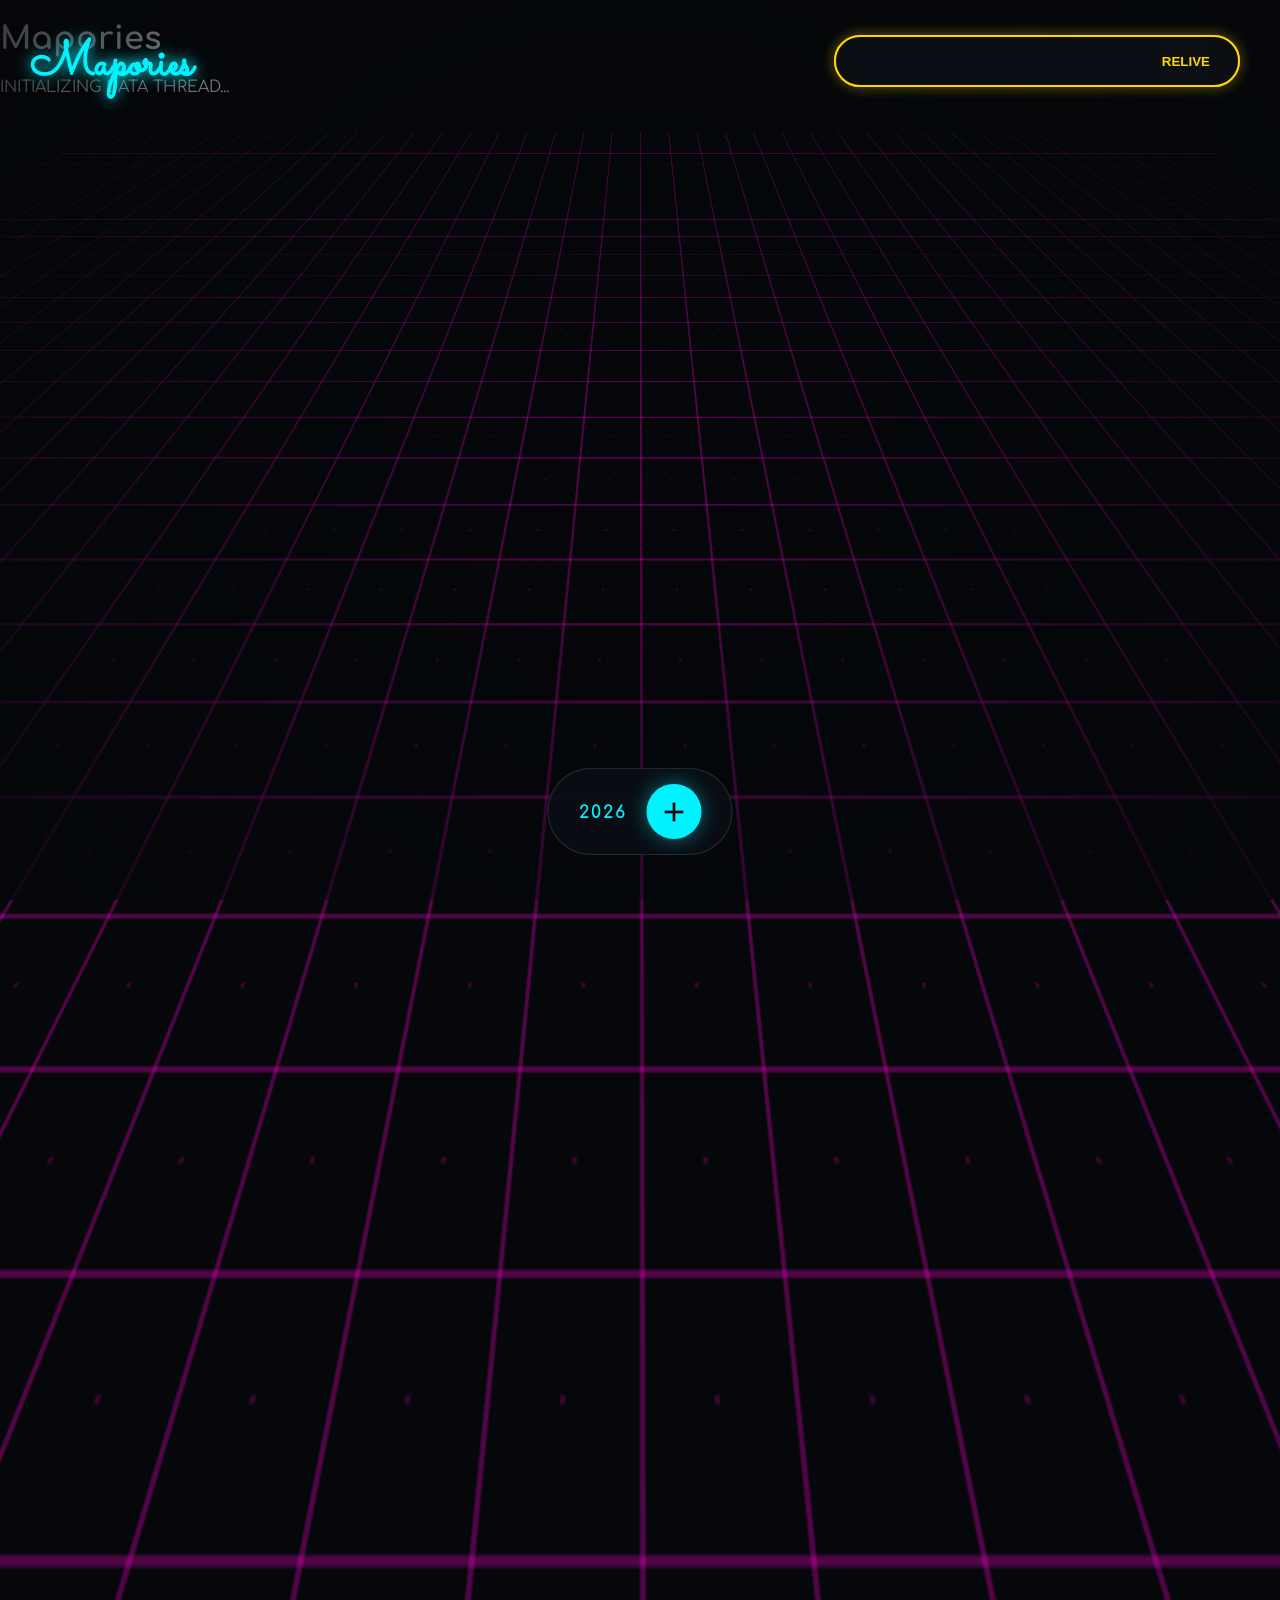
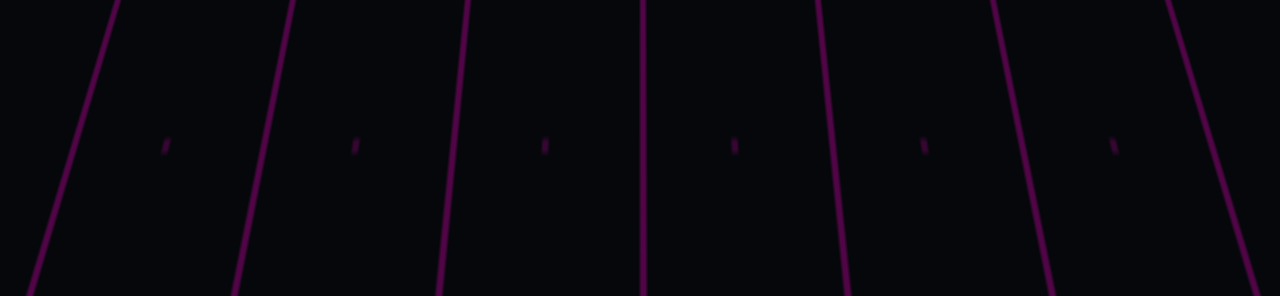
<file: indext.html>
<!DOCTYPE html>
<html lang="en">
<head>
    <meta charset="UTF-8">
    <meta name="viewport" content="width=device-width, initial-scale=1.0, maximum-scale=1.0, user-scalable=no">
    <title>Mapories | The Living Thread</title>

    <!-- PWA Manifest Integration -->
    <link rel="manifest" href="manifest.json">
    <meta name="theme-color" content="#00f2ff">
    <meta name="apple-mobile-web-app-capable" content="yes">
    <meta name="apple-mobile-web-app-status-bar-style" content="black-translucent">

    <!-- Google Fonts & Icons -->
    <link href="https://fonts.googleapis.com/css2?family=Comfortaa:wght@300;700&family=Sacramento&display=swap" rel="stylesheet">
    <link href="https://fonts.googleapis.com/icon?family=Material+Icons" rel="stylesheet"> 

    <!-- External Stylesheet -->
    <link rel="stylesheet" href="style.css">
</head>
<body>

    <!-- PWA IMMERSIVE LOADING SCREEN -->
    <div id="loading-screen">
        <div class="loading-content">
            <h1 class="loading-logo">Mapories</h1>
            <div class="loading-bar-container">
                <div class="loading-bar-progress"></div>
            </div>
            <div class="loading-status">INITIALIZING DATA THREAD...</div>
        </div>
    </div>

    <!-- Background Grid & Effects -->
    <div id="grid-container"></div>
    <div class="vignette"></div>

    <!-- Top UI Elements -->
    <header id="main-header">
        <h1 class="logo-text">Mapories</h1>
    </header>

    <div class="top-controls" id="top-ui">
        <button class="relive-btn" onclick="openReliveSearch()">
            <span class="material-icons">auto_awesome</span> RELIVE
        </button>
    </div>

    <!-- Playback View Overlay -->
    <div id="playback-ui">
        <div id="pb-date"></div>
        <div class="playback-subtitle">REPLAYING DATA THREAD</div>
    </div>

    <!-- Timeline Workspace -->
    <div id="timeline-viewport">
        <div class="memory-track" id="memory-track">
            <svg id="thread-layer"></svg>
        </div>
    </div>

    <!-- Bottom Action Controls -->
    <div class="controls" id="bottom-ui">
        <div id="year-display" class="year-pill">2026</div>
        <button class="add-btn" onclick="openModal()">
            <span class="material-icons" style="font-size: 2rem;">add</span>
        </button>
    </div>

    <!-- Modal: Add New Entry -->
    <div class="overlay" id="addModal">
        <div class="modal">
            <h2 class="modal-title cyan-glow">New Entry</h2>
            <input type="text" id="mTitle" placeholder="Memory Title">
            <textarea id="mNote" placeholder="Describe the moment..." rows="3"></textarea>
            
            <div class="form-row">
                <input type="date" id="mDate">
                <input type="time" id="mTime">
            </div>
            
            <div class="form-row">
                <input type="text" id="mLoc" placeholder="Location" style="flex:2">
                <select id="mWeather" style="flex:1">
                    <option value="wb_sunny">Sunny</option>
                    <option value="cloudy">Cloudy</option>
                    <option value="rainy">Rainy</option>
                    <option value="ac_unit">Chilly</option>
                    <option value="nightlight">Night</option>
                </select>
            </div>
            
            <button class="save-btn commit-btn" onclick="handleSave()">COMMIT TO MEMORY</button>
            <button class="discard-btn" onclick="closeModal()">DISCARD DATA</button>
        </div>
    </div>

    <!-- Modal: Relive Playback Hub -->
    <div class="overlay" id="reliveModal">
        <div class="modal" style="border-color: var(--neon-gold);">
            <h2 class="modal-title gold-glow">Relive Hub</h2>
            <p class="modal-description">Select a date to scroll through its moments.</p>
            <input type="date" id="reliveDate" style="border-color: #444;">
            <button class="save-btn playback-btn" onclick="startRelive()">INITIATE PLAYBACK</button>
            <button class="discard-btn" onclick="document.getElementById('reliveModal').style.display='none'">EXIT</button>
        </div>
    </div>

    <!-- External Logic Script -->
    <script src="app.js"></script>

    <!-- PWA Background Service Worker Registration -->
    <script>
        if ('serviceWorker' in navigator) {
            window.addEventListener('load', () => {
                navigator.serviceWorker.register('/sw.js')
                    .then(reg => console.log('Service Worker registered safely.', reg))
                    .catch(err => console.log('Service Worker registration failed: ', err));
            });
        }
    </script>
</body>
</html>    <div class="top-controls" id="top-ui">
        <button class="relive-btn" onclick="openReliveSearch()">
            <span class="material-icons">auto_awesome</span> RELIVE
        </button>
    </div>

    <!-- Playback View Overlay -->
    <div id="playback-ui">
        <div id="pb-date"></div>
        <div class="playback-subtitle">REPLAYING DATA THREAD</div>
    </div>

    <!-- Timeline Workspace -->
    <div id="timeline-viewport">
        <div class="memory-track" id="memory-track">
            <svg id="thread-layer"></svg>
        </div>
    </div>

    <!-- Bottom Action Controls -->
    <div class="controls" id="bottom-ui">
        <div id="year-display" class="year-pill">2026</div>
        <button class="add-btn" onclick="openModal()">
            <span class="material-icons" style="font-size: 2rem;">add</span>
        </button>
    </div>

    <!-- Modal: Add New Entry -->
    <div class="overlay" id="addModal">
        <div class="modal">
            <h2 class="modal-title cyan-glow">New Entry</h2>
            <input type="text" id="mTitle" placeholder="Memory Title">
            <textarea id="mNote" placeholder="Describe the moment..." rows="3"></textarea>
            
            <div class="form-row">
                <input type="date" id="mDate">
                <input type="time" id="mTime">
            </div>
            
            <div class="form-row">
                <input type="text" id="mLoc" placeholder="Location" style="flex:2">
                <select id="mWeather" style="flex:1">
                    <option value="wb_sunny">Sunny</option>
                    <option value="cloudy">Cloudy</option>
                    <option value="rainy">Rainy</option>
                    <option value="ac_unit">Chilly</option>
                    <option value="nightlight">Night</option>
                </select>
            </div>
            
            <button class="save-btn commit-btn" onclick="handleSave()">COMMIT TO MEMORY</button>
            <button class="discard-btn" onclick="closeModal()">DISCARD DATA</button>
        </div>
    </div>

    <!-- Modal: Relive Playback Hub -->
    <div class="overlay" id="reliveModal">
        <div class="modal" style="border-color: var(--neon-gold);">
            <h2 class="modal-title gold-glow">Relive Hub</h2>
            <p class="modal-description">Select a date to scroll through its moments.</p>
            <input type="date" id="reliveDate" style="border-color: #444;">
            <button class="save-btn playback-btn" onclick="startRelive()">INITIATE PLAYBACK</button>
            <button class="discard-btn" onclick="document.getElementById('reliveModal').style.display='none'">EXIT</button>
        </div>
    </div>

    <!-- External Logic Script -->
    <script src="app.js"></script>
</body>
</html>
</file>
<file: style.css>
:root {
    --neon-cyan: #00f2ff;
    --neon-pink: #ff00d4;
    --neon-gold: #ffd700;
    --bg-dark: #05070a;
    --glass: rgba(10, 14, 20, 0.9);
}

body {
    font-family: 'Comfortaa', sans-serif;
    background-color: var(--bg-dark);
    color: white; 
    margin: 0; 
    overflow: hidden;
    height: 100vh; 
    width: 100vw;
}

/* INTENSIFIED PINK GRID */
#grid-container {
    position: fixed; 
    inset: -500px; 
    z-index: 0;
    background-image: 
        linear-gradient(to right, rgba(255, 0, 212, 0.3) 2px, transparent 2px),
        linear-gradient(to bottom, rgba(255, 0, 212, 0.3) 2px, transparent 2px);
    background-size: 60px 60px;
    transform: perspective(600px) rotateX(45deg);
    transform-origin: center center;
    pointer-events: none;
    transition: opacity 1s;
}

/* GLOW AT GRID CROSSINGS */
#grid-container::after {
    content: ''; 
    position: absolute; 
    inset: 0;
    background-image: radial-gradient(rgba(255, 0, 212, 0.2) 1px, transparent 1px);
    background-size: 60px 60px;
}

.vignette {
    position: fixed; 
    inset: 0;
    background: radial-gradient(circle at center, transparent 10%, rgba(5, 7, 10, 0.8) 100%);
    z-index: 1; 
    pointer-events: none;
}

header { 
    position: fixed; 
    top: 30px; 
    left: 30px; 
    z-index: 100; 
    transition: opacity 0.5s; 
}

.logo-text { 
    font-family: 'Sacramento', cursive; 
    font-size: 3rem; 
    color: var(--neon-cyan); 
    margin: 0; 
    text-shadow: 0 0 15px var(--neon-cyan); 
}

/* TOP CONTROLS */
.top-controls {
    position: fixed; 
    top: 35px; 
    right: 40px; 
    z-index: 1000;
    transition: opacity 0.5s;
}

.relive-btn {
    background: var(--glass); 
    border: 2px solid var(--neon-gold);
    color: var(--neon-gold); 
    padding: 12px 28px; 
    border-radius: 30px;
    cursor: pointer; 
    display: flex; 
    align-items: center; 
    gap: 10px;
    font-weight: bold; 
    backdrop-filter: blur(10px); 
    transition: 0.3s;
    box-shadow: 0 0 15px rgba(255, 215, 0, 0.2);
}

.relive-btn:hover { 
    background: var(--neon-gold); 
    color: #000; 
    box-shadow: 0 0 25px var(--neon-gold); 
}

/* TIMELINE VIEWPORT */
#timeline-viewport {
    position: relative; 
    width: 100vw; 
    height: 100vh;
    overflow-x: auto; 
    overflow-y: hidden;
    display: flex; 
    align-items: center; 
    cursor: grab;
    scroll-behavior: smooth; 
    scrollbar-width: none; 
    z-index: 2;
}

.memory-track { 
    display: flex; 
    padding: 0 50vw; 
    gap: 140px; 
    align-items: center; 
    height: 100%; 
    position: relative; 
}

#thread-layer { 
    position: absolute; 
    top: 0; 
    left: 0; 
    width: 100%; 
    height: 100%; 
    z-index: -1; 
    pointer-events: none; 
}

.thread-line { 
    stroke: var(--neon-cyan); 
    stroke-width: 2; 
    stroke-dasharray: 10, 5; 
    opacity: 0.3; 
    filter: drop-shadow(0 0 5px var(--neon-cyan)); 
}

/* JOURNAL CARDS */
.mem-card {
    min-width: 320px; 
    background: rgba(10, 15, 25, 0.9);
    backdrop-filter: blur(25px); 
    border: 1px solid rgba(0, 242, 255, 0.2);
    padding: 30px; 
    border-radius: 20px; 
    position: relative;
    transform: rotate(var(--rotation)); 
    transition: 0.6s cubic-bezier(0.175, 0.885, 0.32, 1.275);
    box-shadow: 0 10px 30px rgba(0,0,0,0.5);
}

.mem-card.active-playback { 
    border: 2px solid var(--neon-gold); 
    transform: scale(1.15) rotate(0deg); 
    z-index: 50; 
    box-shadow: 0 0 40px rgba(255, 215, 0, 0.3); 
}

.card-meta { 
    display: flex; 
    justify-content: space-between; 
    font-size: 0.75rem; 
    color: var(--neon-cyan); 
    margin-bottom: 18px; 
    font-weight: bold; 
}

.card-location { 
    display: flex; 
    align-items: center; 
    gap: 6px; 
    color: var(--neon-pink); 
    font-size: 0.8rem; 
    margin-top: 20px; 
    font-weight: bold; 
}

/* UI BOTTOM */
.controls { 
    position: fixed; 
    bottom: 45px; 
    left: 50%; 
    transform: translateX(-50%); 
    z-index: 1000; 
    display: flex; 
    align-items: center; 
    gap: 20px; 
    background: var(--glass); 
    padding: 15px 30px; 
    border-radius: 60px; 
    border: 1px solid rgba(255,255,255,0.1); 
    transition: opacity 0.5s;
}

.year-pill { 
    font-weight: bold; 
    color: var(--neon-cyan); 
    font-size: 1.1rem; 
    letter-spacing: 2px; 
}

.add-btn { 
    width: 55px; 
    height: 55px; 
    border-radius: 50%; 
    background: var(--neon-cyan); 
    border: none; 
    cursor: pointer; 
    display: flex; 
    align-items: center; 
    justify-content: center; 
    box-shadow: 0 0 20px rgba(0, 242, 255, 0.4); 
}

/* PLAYBACK VIEW ELEMENTS */
#playback-ui { 
    position: fixed; 
    top: 15%; 
    left: 50%; 
    transform: translateX(-50%); 
    text-align: center; 
    z-index: 2000; 
    opacity: 0; 
    pointer-events: none; 
    transition: 1s; 
}

.playback-subtitle {
    letter-spacing: 6px; 
    color: var(--neon-cyan); 
    font-size: 0.8rem; 
    font-weight: bold;
}

#pb-date {
    font-family: 'Sacramento'; 
    font-size: 4rem; 
    color: var(--neon-gold); 
    text-shadow: 0 0 20px var(--neon-gold);
}

/* MODALS & OVERLAYS */
.overlay { 
    position: fixed; 
    inset: 0; 
    background: rgba(0,0,0,0.92); 
    display: none; 
    justify-content: center; 
    align-items: center; 
    z-index: 3000; 
    backdrop-filter: blur(15px); 
}

.modal { 
    width: 90%; 
    max-width: 420px; 
    background: #080808; 
    padding: 35px; 
    border-radius: 30px; 
    border: 1px solid var(--neon-cyan); 
    box-shadow: 0 0 50px rgba(0, 242, 255, 0.1); 
}

.modal-title {
    font-family: 'Sacramento'; 
    font-size: 2.8rem; 
    margin: 0 0 25px 0; 
    text-align: center;
}

.cyan-glow { color: var(--neon-cyan); }
.gold-glow { color: var(--neon-gold); }

.modal-description {
    text-align: center; 
    font-size: 0.85rem; 
    color: #888; 
    margin-bottom: 25px;
}

.form-row {
    display: flex; 
    gap: 12px;
}

input, textarea, select { 
    width: 100%; 
    padding: 14px; 
    margin-bottom: 15px; 
    background: #121212; 
    border: 1px solid #222; 
    color: white; 
    border-radius: 12px; 
    box-sizing: border-box; 
    font-family: inherit; 
    font-size: 0.9rem; 
}

input:focus { 
    border-color: var(--neon-cyan); 
    outline: none; 
}

.save-btn {
    width: 100%; 
    padding: 18px; 
    border: none; 
    border-radius: 15px; 
    font-weight: bold; 
    cursor: pointer; 
    font-size: 1rem; 
    margin-top: 10px;
}

.commit-btn {
    background: var(--neon-cyan);
    color: #000;
}

.playback-btn {
    background: var(--neon-gold); 
    color: #000;
}

.discard-btn {
    width: 100%; 
    background: none; 
    border: none; 
    color: #555; 
    margin-top: 15px; 
    cursor: pointer; 
    font-size: 0.8rem;
}
</file>
